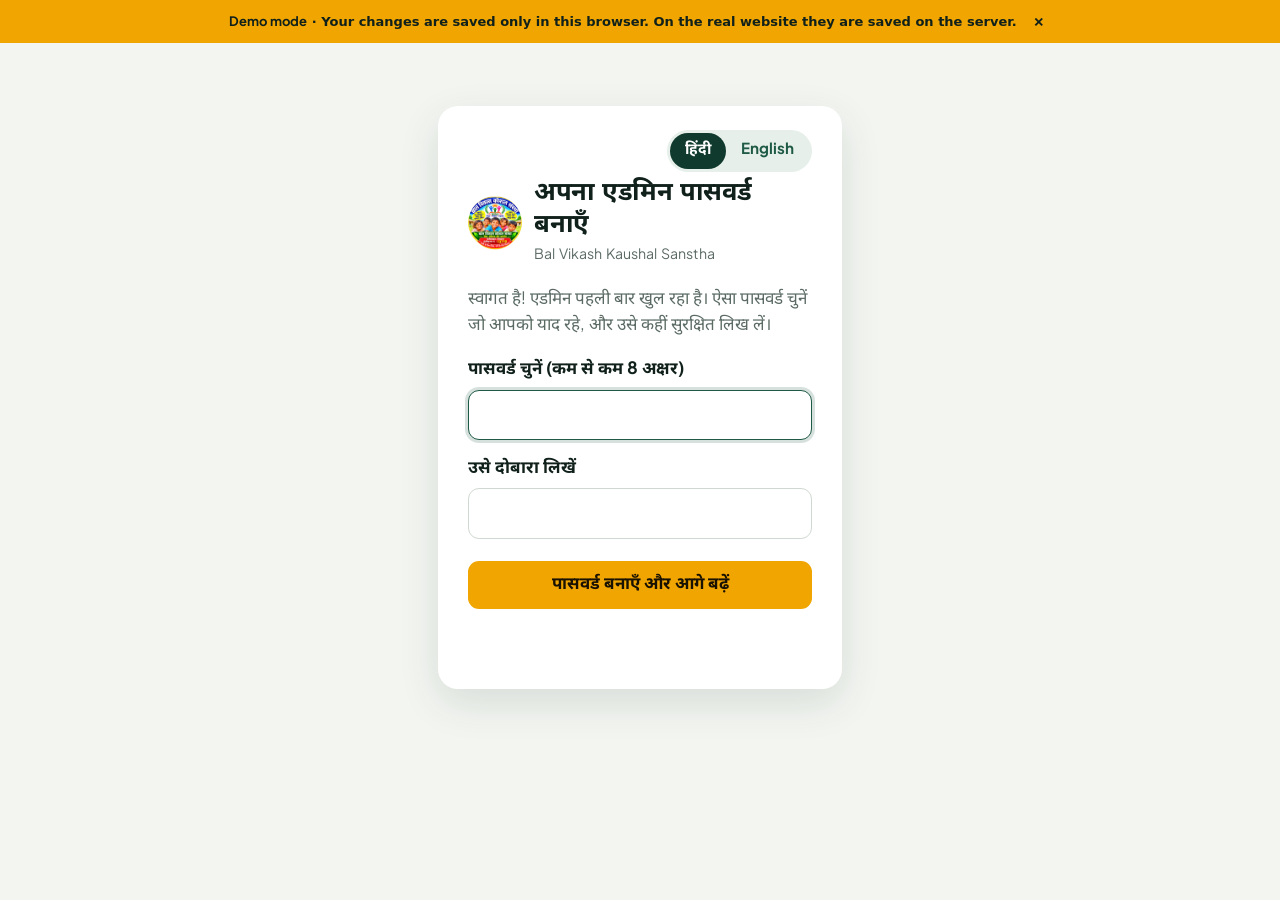
<file: admin/index.html>
<!DOCTYPE html>
<html lang="en">
<head><script src="../assets/js/demo-api.js"></script>
<meta charset="UTF-8"><meta name="viewport" content="width=device-width,initial-scale=1">
<meta name="robots" content="noindex,nofollow">
<title>Website admin | Bal Vikash Kaushal Sanstha</title>
<link rel="icon" href="../favicon.ico">
<link rel="stylesheet" href="admin.css">
</head>
<body>
<div id="app"><p class="boot">Loading the admin panel...</p></div>
<noscript><p class="boot">Please turn on JavaScript to use the admin panel.</p></noscript>
<script src="lang-hi.js"></script>
<script src="admin.js"></script>
</body>
</html>
</file>
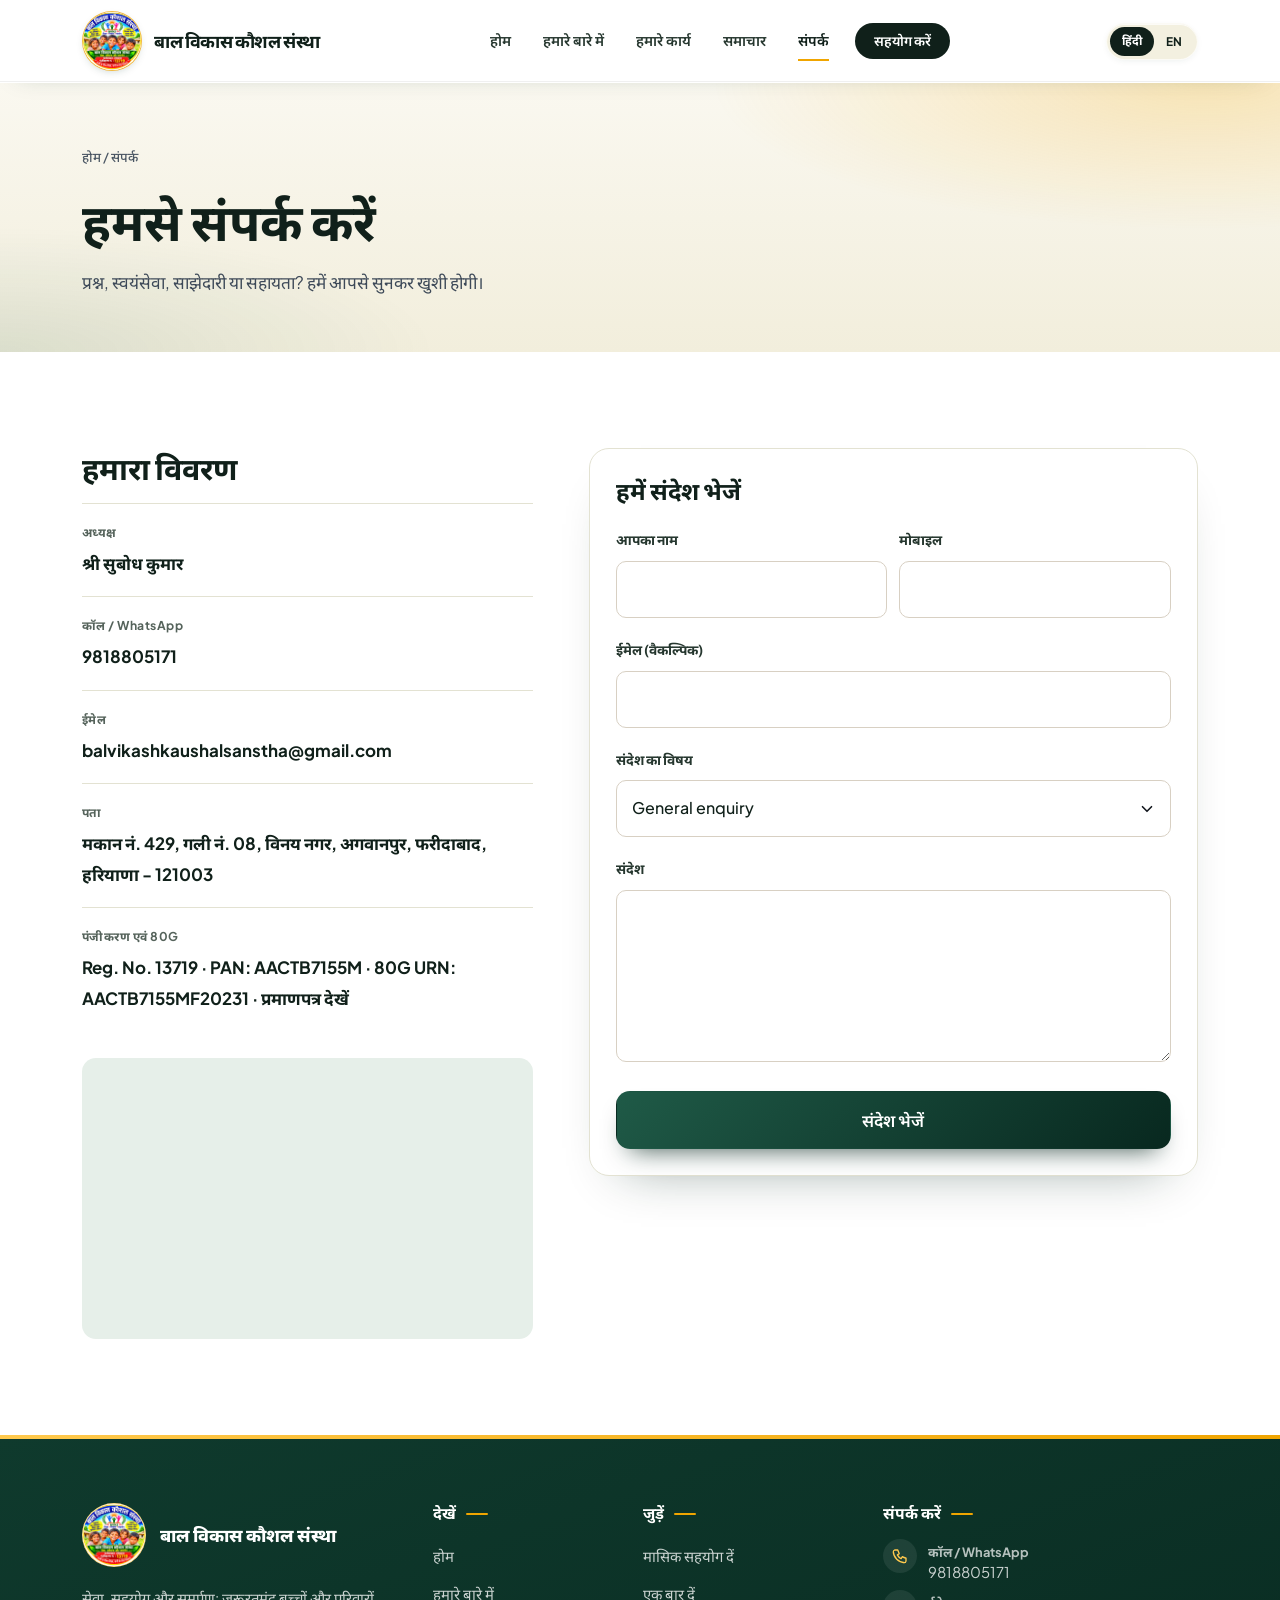
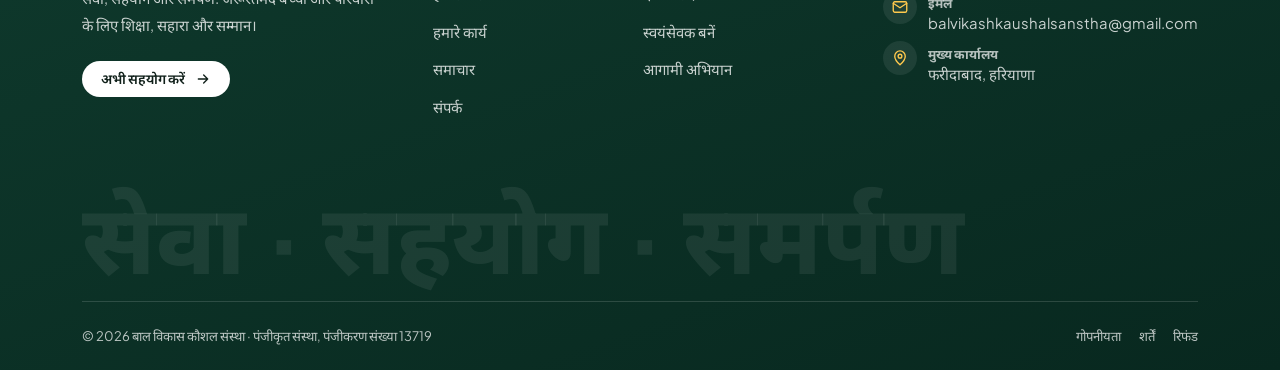
<file: contact.html>
<!DOCTYPE html>
<html lang="hi" data-lang="hi" data-t-en="Contact | Bal Vikash Kaushal Sanstha" data-t-hi="संपर्क | बाल विकास कौशल संस्था">
<head><script src="assets/js/demo-api.js"></script>
<meta charset="UTF-8"><meta name="viewport" content="width=device-width,initial-scale=1">
<script>try{var l=new URLSearchParams(location.search).get('lang')||localStorage.getItem('bvks_lang')||'hi';document.documentElement.setAttribute('data-lang',l==='en'?'en':'hi')}catch(e){}</script>
<title>संपर्क | बाल विकास कौशल संस्था</title>
<meta name="description" content="बाल विकास कौशल संस्था, फरीदाबाद से संपर्क करें। Contact Bal Vikash Kaushal Sanstha, Faridabad.">
<meta property="og:site_name" content="Bal Vikash Kaushal Sanstha"><meta name="application-name" content="Bal Vikash Kaushal Sanstha"><meta property="og:url" content="https://balvikashkaushalsanstha.org/contact"><link rel="canonical" href="https://balvikashkaushalsanstha.org/contact">
<meta property="og:title" content="Contact | Bal Vikash Kaushal Sanstha"><meta property="og:description" content="Contact Bal Vikash Kaushal Sanstha, Faridabad.">
<meta property="og:type" content="website"><meta property="og:image" content="https://balvikashkaushalsanstha.org/assets/img/logo.jpg"><meta name="theme-color" content="#0F3A2D">
<script>try{var th=new URLSearchParams(location.search).get('theme')||localStorage.getItem('bvks_theme');if(th)document.documentElement.setAttribute('data-theme',th)}catch(e){}</script>
<link rel="icon" href="favicon.ico" sizes="48x48"><link rel="icon" href="assets/img/icon-192.png" type="image/png" sizes="192x192"><link rel="apple-touch-icon" href="assets/img/apple-touch-icon.png"><link rel="manifest" href="manifest.webmanifest">
<link rel="preload" href="assets/fonts/noto-sans-devanagari-devanagari-wght-normal.woff2" as="font" type="font/woff2" crossorigin>
<link rel="preload" href="assets/fonts/plus-jakarta-sans-latin-wght-normal.woff2" as="font" type="font/woff2" crossorigin>
<script>(function(){var d=document.documentElement;d.classList.add('hyd');setTimeout(function(){d.classList.remove('hyd')},2500);try{window.__bvc=fetch('api/content.php',{cache:'no-cache'}).then(function(r){return r.ok?r.json():null}).catch(function(){return null})}catch(e){}})()</script>
<link rel="stylesheet" href="assets/css/style.css?v=202611261420">
<noscript><style>html.hyd body{opacity:1!important}</style></noscript>

</head>
<body>
<a class="skip" href="#main">Skip to content</a>
<header class="hdr"><div class="wrap hdr-in">
 <a class="brand" href="index.html" aria-label="Home"><img class="brand-mark" src="assets/img/logo.jpg" alt="" width="50" height="50"><span class="brand-txt"><span class="brand-name"><span class="en" data-k="dc1875f0">Bal Vikash Kaushal Sanstha</span><span class="hi" lang="hi" data-k="dc1875f0">बाल विकास कौशल संस्था</span></span></span></a>
 <nav class="menu" id="menu" aria-label="Main"><a class="nl" href="index.html"><span class="en" data-k="d46ef343">Home</span><span class="hi" lang="hi" data-k="d46ef343">होम</span></a><a class="nl" href="about.html"><span class="en" data-k="d62b8ac6">About Us</span><span class="hi" lang="hi" data-k="d62b8ac6">हमारे बारे में</span></a><a class="nl" href="our-work.html"><span class="en" data-k="bd68dda4">Our Work</span><span class="hi" lang="hi" data-k="bd68dda4">हमारे कार्य</span></a><a class="nl" href="news.html"><span class="en" data-k="dba7aae8">News</span><span class="hi" lang="hi" data-k="dba7aae8">समाचार</span></a><a class="nl active" href="contact.html"><span class="en" data-k="cb8c4ab5">Contact</span><span class="hi" lang="hi" data-k="cb8c4ab5">संपर्क</span></a><a class="btn btn-gold btn-sm menu-cta" href="donate.html"><span class="en" data-k="bb182994">Donate</span><span class="hi" lang="hi" data-k="bb182994">सहयोग करें</span></a></nav>
 <div class="hdr-r"><span class="lang" role="group" aria-label="Language"><button data-set="hi">हिंदी</button><button data-set="en">EN</button></span>
 <button class="burger" aria-label="Menu" aria-expanded="false" aria-controls="menu"><span></span></button></div>
</div></header>
<main id="main">
<section class="phero"><div class="wrap">
<div class="crumbs"><a href="index.html"><span class="en" data-k="d46ef343">Home</span><span class="hi" lang="hi" data-k="d46ef343">होम</span></a> / <span class="en" data-k="cb8c4ab5">Contact</span><span class="hi" lang="hi" data-k="cb8c4ab5">संपर्क</span></div>
<h1><span class="en" data-k="229021b3">Get in touch</span><span class="hi" lang="hi" data-k="229021b3">हमसे संपर्क करें</span></h1><p><span class="en" data-k="4de2f508">Questions, volunteering, partnerships or need help? We would love to hear from you.</span><span class="hi" lang="hi" data-k="4de2f508">प्रश्न, स्वयंसेवा, साझेदारी या सहायता? हमें आपसे सुनकर खुशी होगी।</span></p></div></section>
<section class="sec"><div class="wrap contact-grid">
<div class="reveal"><h2 style="font-size:1.9rem"><span class="en" data-k="c34be5fd">Our details</span><span class="hi" lang="hi" data-k="c34be5fd">हमारा विवरण</span></h2>
<div class="info"><small><span class="en" data-k="6776da11">President</span><span class="hi" lang="hi" data-k="6776da11">अध्यक्ष</span></small><b><span data-bi="president"><span class="en">Shri Subodh Kumar</span><span class="hi" lang="hi">श्री सुबोध कुमार</span></span></b></div>
<div class="info"><small><span class="en" data-k="a5edddfe">Call / WhatsApp</span><span class="hi" lang="hi" data-k="a5edddfe">कॉल / WhatsApp</span></small><a href="tel:9818805171" data-link="tel" data-t="phone">9818805171</a></div>
<div class="info"><small><span class="en" data-k="057f7ef0">Email</span><span class="hi" lang="hi" data-k="057f7ef0">ईमेल</span></small><a href="mailto:balvikashkaushalsanstha@gmail.com" data-link="mail" data-t="email">balvikashkaushalsanstha@gmail.com</a></div>
<div class="info"><small><span class="en" data-k="5c5b1b60">Address</span><span class="hi" lang="hi" data-k="5c5b1b60">पता</span></small><b><span data-bi="address"><span class="en">House No. 429, Gali No. 08, Vinay Nagar, Agwanpur, Faridabad, Haryana - 121003</span><span class="hi" lang="hi">मकान नं. 429, गली नं. 08, विनय नगर, अगवानपुर, फरीदाबाद, हरियाणा - 121003</span></span></b></div>
<div class="info"><small><span class="en" data-k="34f171d2">Registration &amp; 80G</span><span class="hi" lang="hi" data-k="34f171d2">पंजीकरण एवं 80G</span></small><b>Reg. No. <span data-t="reg">13719</span> · PAN: AACTB7155M · 80G URN: AACTB7155MF20231 · <a href="about.html#verified"><span class="en">View Certificate</span><span class="hi" lang="hi">प्रमाणपत्र देखें</span></a></b></div>
<div class="map" data-map><iframe title="Map" loading="lazy" src="https://www.openstreetmap.org/export/embed.html?bbox=77.20%2C28.33%2C77.40%2C28.48&amp;layer=mapnik"></iframe></div></div>
<div class="reveal"><div class="form-card"><h2><span class="en" data-k="855646d3">Send us a message</span><span class="hi" lang="hi" data-k="855646d3">हमें संदेश भेजें</span></h2>
<form id="contactForm" novalidate>
<div class="row2 fieldset"><div><label class="fl" for="cn"><span class="en" data-k="b5bf2421">Your name</span><span class="hi" lang="hi" data-k="b5bf2421">आपका नाम</span></label><input class="input" id="cn" name="name" required></div><div><label class="fl" for="cp"><span class="en" data-k="0af9d5f6">Mobile</span><span class="hi" lang="hi" data-k="0af9d5f6">मोबाइल</span></label><input class="input" id="cp" name="phone" inputmode="tel" required></div></div>
<div class="fieldset"><label class="fl" for="ce"><span class="en" data-k="d4357ae8">Email (optional)</span><span class="hi" lang="hi" data-k="d4357ae8">ईमेल (वैकल्पिक)</span></label><input class="input" id="ce" name="email" type="email"></div>
<div class="fieldset"><label class="fl" for="cs"><span class="en" data-k="f127580b">I am writing about</span><span class="hi" lang="hi" data-k="f127580b">संदेश का विषय</span></label><select class="input" id="cs" name="subject"><option>General enquiry</option><option>Volunteering</option><option>Need support</option><option>Partnership</option><option>Donation help</option></select></div>
<div class="fieldset"><label class="fl" for="cm"><span class="en" data-k="604345a1">Message</span><span class="hi" lang="hi" data-k="604345a1">संदेश</span></label><textarea class="input" id="cm" name="message" rows="5" required></textarea></div>
<button class="btn btn-gold pay-btn" type="submit"><span class="en" data-k="6b61c840">Send message</span><span class="hi" lang="hi" data-k="6b61c840">संदेश भेजें</span></button></form></div></div>
</div></section>
</main>
<footer class="ftr"><div class="wrap">
<div class="ftr-grid">
 <div><div class="f-brand"><img src="assets/img/logo.jpg" alt="" width="60" height="60"><b><span class="en" data-k="dc1875f0">Bal Vikash Kaushal Sanstha</span><span class="hi" lang="hi" data-k="dc1875f0">बाल विकास कौशल संस्था</span></b></div>
 <p><span class="en" data-k="f0176be9">Seva, Sahyog and Samarpan: education, support and dignity for children and families in need.</span><span class="hi" lang="hi" data-k="f0176be9">सेवा, सहयोग और समर्पण: जरूरतमंद बच्चों और परिवारों के लिए शिक्षा, सहारा और सम्मान।</span></p>
 <div class="f-social" data-render="social"></div>
 <a class="btn btn-gold btn-sm" href="donate.html"><span class="en" data-k="b64645f1">Donate now</span><span class="hi" lang="hi" data-k="b64645f1">अभी सहयोग करें</span><svg viewBox="0 0 24 24" fill="none" stroke="currentColor" stroke-width="2" stroke-linecap="round" stroke-linejoin="round" aria-hidden="true"><path d="M5 12h14M13 6l6 6-6 6"/></svg></a></div>
 <div><h4><span class="en" data-k="1eb85d5f">Explore</span><span class="hi" lang="hi" data-k="1eb85d5f">देखें</span></h4><ul class="lk"><li><a href="index.html"><span class="en" data-k="d46ef343">Home</span><span class="hi" lang="hi" data-k="d46ef343">होम</span></a></li><li><a href="about.html"><span class="en" data-k="d62b8ac6">About Us</span><span class="hi" lang="hi" data-k="d62b8ac6">हमारे बारे में</span></a></li><li><a href="our-work.html"><span class="en" data-k="bd68dda4">Our Work</span><span class="hi" lang="hi" data-k="bd68dda4">हमारे कार्य</span></a></li><li><a href="news.html"><span class="en" data-k="dba7aae8">News</span><span class="hi" lang="hi" data-k="dba7aae8">समाचार</span></a></li><li><a href="contact.html"><span class="en" data-k="cb8c4ab5">Contact</span><span class="hi" lang="hi" data-k="cb8c4ab5">संपर्क</span></a></li></ul></div>
 <div><h4><span class="en" data-k="387833a1">Get involved</span><span class="hi" lang="hi" data-k="387833a1">जुड़ें</span></h4><ul class="lk"><li><a href="donate.html?freq=monthly"><span class="en" data-k="8302a08e">Give monthly</span><span class="hi" lang="hi" data-k="8302a08e">मासिक सहयोग दें</span></a></li><li><a href="donate.html?freq=once"><span class="en" data-k="a26e7e2b">Give once</span><span class="hi" lang="hi" data-k="a26e7e2b">एक बार दें</span></a></li><li><a href="contact.html"><span class="en" data-k="ca690884">Volunteer</span><span class="hi" lang="hi" data-k="ca690884">स्वयंसेवक बनें</span></a></li><li><a href="our-work.html"><span class="en" data-k="98cdc44f">Upcoming drives</span><span class="hi" lang="hi" data-k="98cdc44f">आगामी अभियान</span></a></li></ul></div>
 <div><h4><span class="en" data-k="4676526f">Reach us</span><span class="hi" lang="hi" data-k="4676526f">संपर्क करें</span></h4><ul class="f-contact">
  <li><svg viewBox="0 0 24 24" fill="none" stroke="currentColor" stroke-width="1.8" stroke-linecap="round" stroke-linejoin="round" aria-hidden="true"><path d="M5 4h4l2 5-2.500 1.500a11 11 0 0 0 5 5L15 13l5 2v4a2 2 0 0 1-2 2A16 16 0 0 1 3 6a2 2 0 0 1 2-2z"/></svg><span class="t"><small><span class="en" data-k="a5edddfe">Call / WhatsApp</span><span class="hi" lang="hi" data-k="a5edddfe">कॉल / WhatsApp</span></small><a href="tel:9818805171" data-link="tel" data-t="phone">9818805171</a></span></li>
  <li><svg viewBox="0 0 24 24" fill="none" stroke="currentColor" stroke-width="1.8" stroke-linecap="round" stroke-linejoin="round" aria-hidden="true"><rect x="3" y="5" width="18" height="14" rx="2"/><path d="M3 7l9 6 9-6"/></svg><span class="t"><small><span class="en" data-k="057f7ef0">Email</span><span class="hi" lang="hi" data-k="057f7ef0">ईमेल</span></small><a href="mailto:balvikashkaushalsanstha@gmail.com" data-link="mail" data-t="email">balvikashkaushalsanstha@gmail.com</a></span></li>
  <li><svg viewBox="0 0 24 24" fill="none" stroke="currentColor" stroke-width="1.8" stroke-linecap="round" stroke-linejoin="round" aria-hidden="true"><path d="M12 21s7-6.200 7-11.500A7 7 0 0 0 5 9.500C5 14.800 12 21 12 21z"/><circle cx="12" cy="9.500" r="2.500"/></svg><span class="t"><small><span class="en" data-k="591526cd">Head office</span><span class="hi" lang="hi" data-k="591526cd">मुख्य कार्यालय</span></small><span data-bi="city"><span class="en">Faridabad, Haryana</span><span class="hi" lang="hi">फरीदाबाद, हरियाणा</span></span></span></li></ul></div>
</div>
<div class="f-big" aria-hidden="true"><span class="en" data-k="85dbd015">Seva · Sahyog · Samarpan</span><span class="hi" lang="hi" data-k="85dbd015">सेवा · सहयोग · समर्पण</span></div>
<div class="f-bottom"><span>© 2026 <span class="en" data-k="dc1875f0">Bal Vikash Kaushal Sanstha</span><span class="hi" lang="hi" data-k="dc1875f0">बाल विकास कौशल संस्था</span> · <span class="en" data-k="68d28f14">Registered trust, Reg. No.</span><span class="hi" lang="hi" data-k="68d28f14">पंजीकृत संस्था, पंजीकरण संख्या</span> <span data-t="reg">13719</span></span><span><a href="privacy.html"><span class="en" data-k="5da3b3df">Privacy</span><span class="hi" lang="hi" data-k="5da3b3df">गोपनीयता</span></a><a href="terms.html"><span class="en" data-k="14cab6a5">Terms</span><span class="hi" lang="hi" data-k="14cab6a5">शर्तें</span></a><a href="refund.html"><span class="en" data-k="dd0a1a79">Refunds</span><span class="hi" lang="hi" data-k="dd0a1a79">रिफंड</span></a></span></div>
</div></footer>
<div class="m-donate"><a class="btn btn-gold" href="donate.html"><span class="en" data-k="b64645f1">Donate now</span><span class="hi" lang="hi" data-k="b64645f1">अभी सहयोग करें</span></a><a class="btn btn-line-w" href="https://wa.me/919818805171" data-link="wa" target="_blank" rel="noopener">WhatsApp</a></div>
<div class="toast" id="toast" role="status" aria-live="polite"></div>
<script src="assets/js/config.js?v=202611260938"></script>
<script src="assets/js/site.js?v=202611261420"></script>
<script src="assets/js/content.js?v=202611230935"></script>

</body></html>
</file>
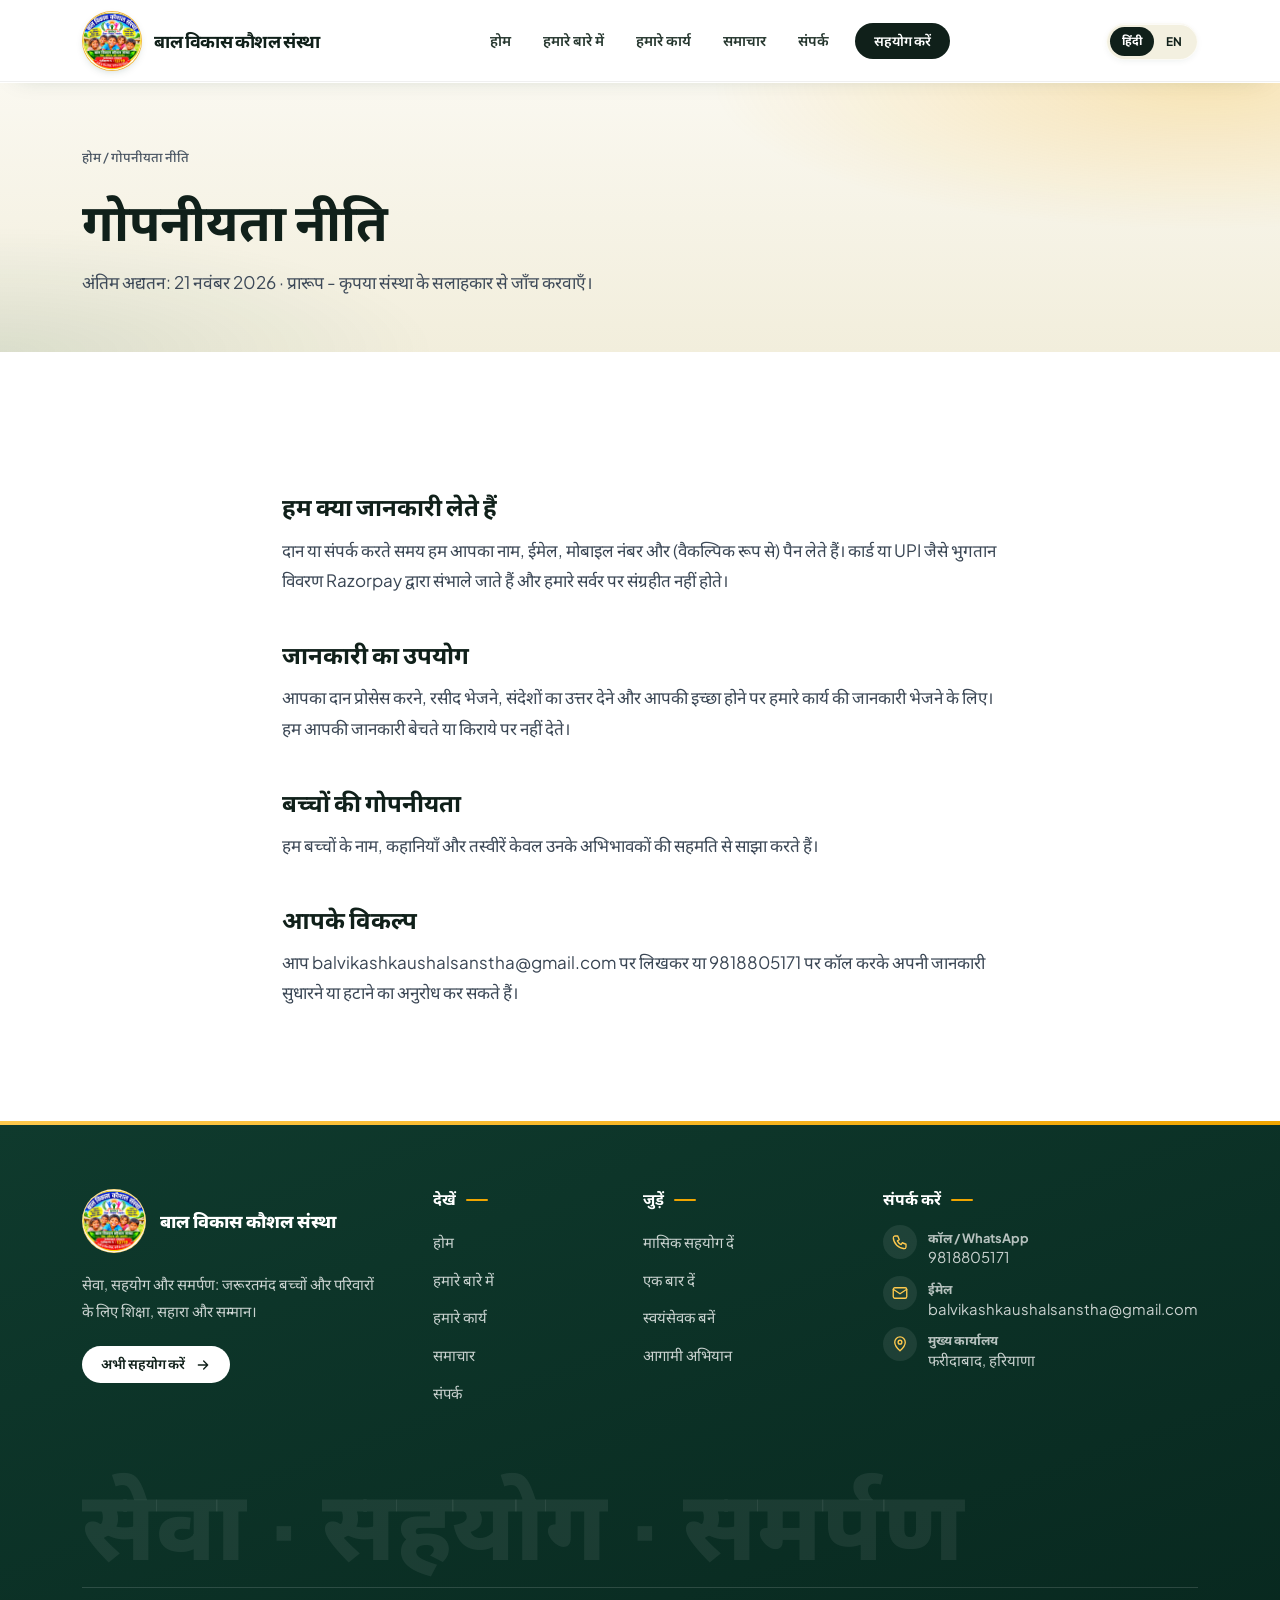
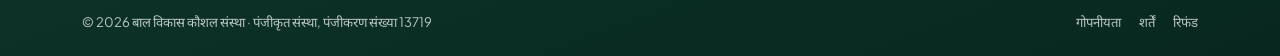
<file: privacy.html>
<!DOCTYPE html>
<html lang="hi" data-lang="hi" data-t-en="Privacy Policy | Bal Vikash Kaushal Sanstha" data-t-hi="गोपनीयता नीति | बाल विकास कौशल संस्था">
<head><script src="assets/js/demo-api.js"></script>
<meta charset="UTF-8"><meta name="viewport" content="width=device-width,initial-scale=1">
<script>try{var l=new URLSearchParams(location.search).get('lang')||localStorage.getItem('bvks_lang')||'hi';document.documentElement.setAttribute('data-lang',l==='en'?'en':'hi')}catch(e){}</script>
<title>गोपनीयता नीति | बाल विकास कौशल संस्था</title>
<meta name="description" content="गोपनीयता नीति Privacy Policy">
<meta property="og:site_name" content="Bal Vikash Kaushal Sanstha"><meta name="application-name" content="Bal Vikash Kaushal Sanstha"><meta property="og:url" content="https://balvikashkaushalsanstha.org/privacy"><link rel="canonical" href="https://balvikashkaushalsanstha.org/privacy">
<meta property="og:title" content="Privacy Policy | Bal Vikash Kaushal Sanstha"><meta property="og:description" content="Privacy Policy">
<meta property="og:type" content="website"><meta property="og:image" content="https://balvikashkaushalsanstha.org/assets/img/logo.jpg"><meta name="theme-color" content="#0F3A2D">
<script>try{var th=new URLSearchParams(location.search).get('theme')||localStorage.getItem('bvks_theme');if(th)document.documentElement.setAttribute('data-theme',th)}catch(e){}</script>
<link rel="icon" href="favicon.ico" sizes="48x48"><link rel="icon" href="assets/img/icon-192.png" type="image/png" sizes="192x192"><link rel="apple-touch-icon" href="assets/img/apple-touch-icon.png"><link rel="manifest" href="manifest.webmanifest">
<link rel="preload" href="assets/fonts/noto-sans-devanagari-devanagari-wght-normal.woff2" as="font" type="font/woff2" crossorigin>
<link rel="preload" href="assets/fonts/plus-jakarta-sans-latin-wght-normal.woff2" as="font" type="font/woff2" crossorigin>
<script>(function(){var d=document.documentElement;d.classList.add('hyd');setTimeout(function(){d.classList.remove('hyd')},2500);try{window.__bvc=fetch('api/content.php',{cache:'no-cache'}).then(function(r){return r.ok?r.json():null}).catch(function(){return null})}catch(e){}})()</script>
<link rel="stylesheet" href="assets/css/style.css?v=202611261420">
<noscript><style>html.hyd body{opacity:1!important}</style></noscript>

</head>
<body>
<a class="skip" href="#main">Skip to content</a>
<header class="hdr"><div class="wrap hdr-in">
 <a class="brand" href="index.html" aria-label="Home"><img class="brand-mark" src="assets/img/logo.jpg" alt="" width="50" height="50"><span class="brand-txt"><span class="brand-name"><span class="en" data-k="dc1875f0">Bal Vikash Kaushal Sanstha</span><span class="hi" lang="hi" data-k="dc1875f0">बाल विकास कौशल संस्था</span></span></span></a>
 <nav class="menu" id="menu" aria-label="Main"><a class="nl" href="index.html"><span class="en" data-k="d46ef343">Home</span><span class="hi" lang="hi" data-k="d46ef343">होम</span></a><a class="nl" href="about.html"><span class="en" data-k="d62b8ac6">About Us</span><span class="hi" lang="hi" data-k="d62b8ac6">हमारे बारे में</span></a><a class="nl" href="our-work.html"><span class="en" data-k="bd68dda4">Our Work</span><span class="hi" lang="hi" data-k="bd68dda4">हमारे कार्य</span></a><a class="nl" href="news.html"><span class="en" data-k="dba7aae8">News</span><span class="hi" lang="hi" data-k="dba7aae8">समाचार</span></a><a class="nl" href="contact.html"><span class="en" data-k="cb8c4ab5">Contact</span><span class="hi" lang="hi" data-k="cb8c4ab5">संपर्क</span></a><a class="btn btn-gold btn-sm menu-cta" href="donate.html"><span class="en" data-k="bb182994">Donate</span><span class="hi" lang="hi" data-k="bb182994">सहयोग करें</span></a></nav>
 <div class="hdr-r"><span class="lang" role="group" aria-label="Language"><button data-set="hi">हिंदी</button><button data-set="en">EN</button></span>
 <button class="burger" aria-label="Menu" aria-expanded="false" aria-controls="menu"><span></span></button></div>
</div></header>
<main id="main">
<section class="phero"><div class="wrap">
<div class="crumbs"><a href="index.html"><span class="en" data-k="d46ef343">Home</span><span class="hi" lang="hi" data-k="d46ef343">होम</span></a> / <span class="en" data-k="3a123fc7">Privacy Policy</span><span class="hi" lang="hi" data-k="3a123fc7">गोपनीयता नीति</span></div>
<h1><span class="en" data-k="3a123fc7">Privacy Policy</span><span class="hi" lang="hi" data-k="3a123fc7">गोपनीयता नीति</span></h1><p><span class="en" data-k="355a0560">Last updated: 21 November 2026 · Draft - please review with the trust's advisor.</span><span class="hi" lang="hi" data-k="355a0560">अंतिम अद्यतन: 21 नवंबर 2026 · प्रारूप - कृपया संस्था के सलाहकार से जाँच करवाएँ।</span></p></div></section><section class="sec"><div class="wrap prose"><h2><span class="en" data-k="aaf2279e">What we collect</span><span class="hi" lang="hi" data-k="aaf2279e">हम क्या जानकारी लेते हैं</span></h2><p><span class="en" data-k="89b6e037">When you donate or contact us we collect your name, email, mobile number and (optionally) PAN. Payment details such as card or UPI credentials are handled by Razorpay and are never stored on our servers.</span><span class="hi" lang="hi" data-k="89b6e037">दान या संपर्क करते समय हम आपका नाम, ईमेल, मोबाइल नंबर और (वैकल्पिक रूप से) पैन लेते हैं। कार्ड या UPI जैसे भुगतान विवरण Razorpay द्वारा संभाले जाते हैं और हमारे सर्वर पर संग्रहीत नहीं होते।</span></p><h2><span class="en" data-k="50d3223d">How we use it</span><span class="hi" lang="hi" data-k="50d3223d">जानकारी का उपयोग</span></h2><p><span class="en" data-k="01179255">To process your donation, send receipts, respond to your messages and share updates about our work if you ask us to. We do not sell or rent your information.</span><span class="hi" lang="hi" data-k="01179255">आपका दान प्रोसेस करने, रसीद भेजने, संदेशों का उत्तर देने और आपकी इच्छा होने पर हमारे कार्य की जानकारी भेजने के लिए। हम आपकी जानकारी बेचते या किराये पर नहीं देते।</span></p><h2><span class="en" data-k="28ba045c">Children's privacy</span><span class="hi" lang="hi" data-k="28ba045c">बच्चों की गोपनीयता</span></h2><p><span class="en" data-k="cf194737">We share names, stories and photographs of children only with the consent of their parents or guardians.</span><span class="hi" lang="hi" data-k="cf194737">हम बच्चों के नाम, कहानियाँ और तस्वीरें केवल उनके अभिभावकों की सहमति से साझा करते हैं।</span></p><h2><span class="en" data-k="ba0d3f2e">Your choices</span><span class="hi" lang="hi" data-k="ba0d3f2e">आपके विकल्प</span></h2><p><span class="en" data-k="0fd697f2">You can ask us to correct or delete your information by writing to <span data-t="email">balvikashkaushalsanstha@gmail.com</span> or calling <span data-t="phone">9818805171</span>.</span><span class="hi" lang="hi" data-k="0fd697f2">आप <span data-t="email">balvikashkaushalsanstha@gmail.com</span> पर लिखकर या <span data-t="phone">9818805171</span> पर कॉल करके अपनी जानकारी सुधारने या हटाने का अनुरोध कर सकते हैं।</span></p></div></section>
</main>
<footer class="ftr"><div class="wrap">
<div class="ftr-grid">
 <div><div class="f-brand"><img src="assets/img/logo.jpg" alt="" width="60" height="60"><b><span class="en" data-k="dc1875f0">Bal Vikash Kaushal Sanstha</span><span class="hi" lang="hi" data-k="dc1875f0">बाल विकास कौशल संस्था</span></b></div>
 <p><span class="en" data-k="f0176be9">Seva, Sahyog and Samarpan: education, support and dignity for children and families in need.</span><span class="hi" lang="hi" data-k="f0176be9">सेवा, सहयोग और समर्पण: जरूरतमंद बच्चों और परिवारों के लिए शिक्षा, सहारा और सम्मान।</span></p>
 <div class="f-social" data-render="social"></div>
 <a class="btn btn-gold btn-sm" href="donate.html"><span class="en" data-k="b64645f1">Donate now</span><span class="hi" lang="hi" data-k="b64645f1">अभी सहयोग करें</span><svg viewBox="0 0 24 24" fill="none" stroke="currentColor" stroke-width="2" stroke-linecap="round" stroke-linejoin="round" aria-hidden="true"><path d="M5 12h14M13 6l6 6-6 6"/></svg></a></div>
 <div><h4><span class="en" data-k="1eb85d5f">Explore</span><span class="hi" lang="hi" data-k="1eb85d5f">देखें</span></h4><ul class="lk"><li><a href="index.html"><span class="en" data-k="d46ef343">Home</span><span class="hi" lang="hi" data-k="d46ef343">होम</span></a></li><li><a href="about.html"><span class="en" data-k="d62b8ac6">About Us</span><span class="hi" lang="hi" data-k="d62b8ac6">हमारे बारे में</span></a></li><li><a href="our-work.html"><span class="en" data-k="bd68dda4">Our Work</span><span class="hi" lang="hi" data-k="bd68dda4">हमारे कार्य</span></a></li><li><a href="news.html"><span class="en" data-k="dba7aae8">News</span><span class="hi" lang="hi" data-k="dba7aae8">समाचार</span></a></li><li><a href="contact.html"><span class="en" data-k="cb8c4ab5">Contact</span><span class="hi" lang="hi" data-k="cb8c4ab5">संपर्क</span></a></li></ul></div>
 <div><h4><span class="en" data-k="387833a1">Get involved</span><span class="hi" lang="hi" data-k="387833a1">जुड़ें</span></h4><ul class="lk"><li><a href="donate.html?freq=monthly"><span class="en" data-k="8302a08e">Give monthly</span><span class="hi" lang="hi" data-k="8302a08e">मासिक सहयोग दें</span></a></li><li><a href="donate.html?freq=once"><span class="en" data-k="a26e7e2b">Give once</span><span class="hi" lang="hi" data-k="a26e7e2b">एक बार दें</span></a></li><li><a href="contact.html"><span class="en" data-k="ca690884">Volunteer</span><span class="hi" lang="hi" data-k="ca690884">स्वयंसेवक बनें</span></a></li><li><a href="our-work.html"><span class="en" data-k="98cdc44f">Upcoming drives</span><span class="hi" lang="hi" data-k="98cdc44f">आगामी अभियान</span></a></li></ul></div>
 <div><h4><span class="en" data-k="4676526f">Reach us</span><span class="hi" lang="hi" data-k="4676526f">संपर्क करें</span></h4><ul class="f-contact">
  <li><svg viewBox="0 0 24 24" fill="none" stroke="currentColor" stroke-width="1.8" stroke-linecap="round" stroke-linejoin="round" aria-hidden="true"><path d="M5 4h4l2 5-2.500 1.500a11 11 0 0 0 5 5L15 13l5 2v4a2 2 0 0 1-2 2A16 16 0 0 1 3 6a2 2 0 0 1 2-2z"/></svg><span class="t"><small><span class="en" data-k="a5edddfe">Call / WhatsApp</span><span class="hi" lang="hi" data-k="a5edddfe">कॉल / WhatsApp</span></small><a href="tel:9818805171" data-link="tel" data-t="phone">9818805171</a></span></li>
  <li><svg viewBox="0 0 24 24" fill="none" stroke="currentColor" stroke-width="1.8" stroke-linecap="round" stroke-linejoin="round" aria-hidden="true"><rect x="3" y="5" width="18" height="14" rx="2"/><path d="M3 7l9 6 9-6"/></svg><span class="t"><small><span class="en" data-k="057f7ef0">Email</span><span class="hi" lang="hi" data-k="057f7ef0">ईमेल</span></small><a href="mailto:balvikashkaushalsanstha@gmail.com" data-link="mail" data-t="email">balvikashkaushalsanstha@gmail.com</a></span></li>
  <li><svg viewBox="0 0 24 24" fill="none" stroke="currentColor" stroke-width="1.8" stroke-linecap="round" stroke-linejoin="round" aria-hidden="true"><path d="M12 21s7-6.200 7-11.500A7 7 0 0 0 5 9.500C5 14.800 12 21 12 21z"/><circle cx="12" cy="9.500" r="2.500"/></svg><span class="t"><small><span class="en" data-k="591526cd">Head office</span><span class="hi" lang="hi" data-k="591526cd">मुख्य कार्यालय</span></small><span data-bi="city"><span class="en">Faridabad, Haryana</span><span class="hi" lang="hi">फरीदाबाद, हरियाणा</span></span></span></li></ul></div>
</div>
<div class="f-big" aria-hidden="true"><span class="en" data-k="85dbd015">Seva · Sahyog · Samarpan</span><span class="hi" lang="hi" data-k="85dbd015">सेवा · सहयोग · समर्पण</span></div>
<div class="f-bottom"><span>© 2026 <span class="en" data-k="dc1875f0">Bal Vikash Kaushal Sanstha</span><span class="hi" lang="hi" data-k="dc1875f0">बाल विकास कौशल संस्था</span> · <span class="en" data-k="68d28f14">Registered trust, Reg. No.</span><span class="hi" lang="hi" data-k="68d28f14">पंजीकृत संस्था, पंजीकरण संख्या</span> <span data-t="reg">13719</span></span><span><a href="privacy.html"><span class="en" data-k="5da3b3df">Privacy</span><span class="hi" lang="hi" data-k="5da3b3df">गोपनीयता</span></a><a href="terms.html"><span class="en" data-k="14cab6a5">Terms</span><span class="hi" lang="hi" data-k="14cab6a5">शर्तें</span></a><a href="refund.html"><span class="en" data-k="dd0a1a79">Refunds</span><span class="hi" lang="hi" data-k="dd0a1a79">रिफंड</span></a></span></div>
</div></footer>
<div class="m-donate"><a class="btn btn-gold" href="donate.html"><span class="en" data-k="b64645f1">Donate now</span><span class="hi" lang="hi" data-k="b64645f1">अभी सहयोग करें</span></a><a class="btn btn-line-w" href="https://wa.me/919818805171" data-link="wa" target="_blank" rel="noopener">WhatsApp</a></div>
<div class="toast" id="toast" role="status" aria-live="polite"></div>
<script src="assets/js/config.js?v=202611260938"></script>
<script src="assets/js/site.js?v=202611261420"></script>
<script src="assets/js/content.js?v=202611230935"></script>

</body></html>
</file>
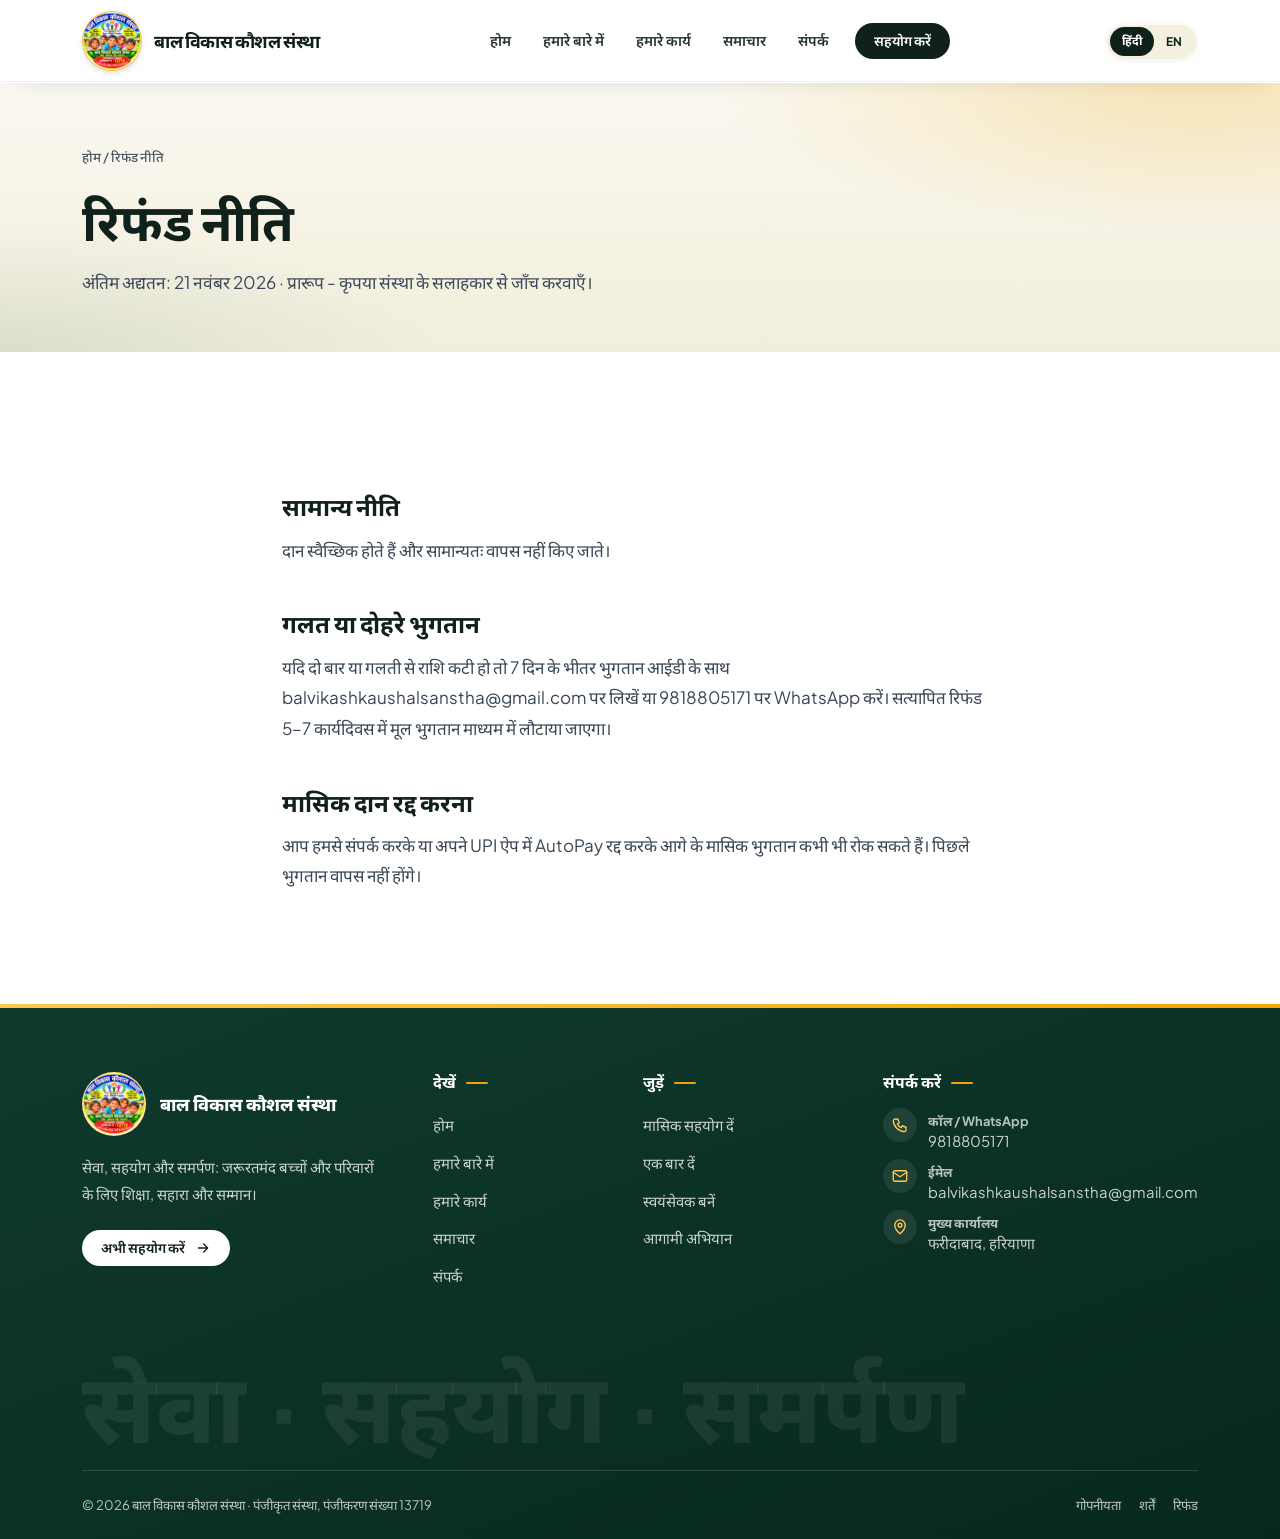
<file: refund.html>
<!DOCTYPE html>
<html lang="hi" data-lang="hi" data-t-en="Refund Policy | Bal Vikash Kaushal Sanstha" data-t-hi="रिफंड नीति | बाल विकास कौशल संस्था">
<head><script src="assets/js/demo-api.js"></script>
<meta charset="UTF-8"><meta name="viewport" content="width=device-width,initial-scale=1">
<script>try{var l=new URLSearchParams(location.search).get('lang')||localStorage.getItem('bvks_lang')||'hi';document.documentElement.setAttribute('data-lang',l==='en'?'en':'hi')}catch(e){}</script>
<title>रिफंड नीति | बाल विकास कौशल संस्था</title>
<meta name="description" content="रिफंड नीति Refund Policy">
<meta property="og:site_name" content="Bal Vikash Kaushal Sanstha"><meta name="application-name" content="Bal Vikash Kaushal Sanstha"><meta property="og:url" content="https://balvikashkaushalsanstha.org/refund"><link rel="canonical" href="https://balvikashkaushalsanstha.org/refund">
<meta property="og:title" content="Refund Policy | Bal Vikash Kaushal Sanstha"><meta property="og:description" content="Refund Policy">
<meta property="og:type" content="website"><meta property="og:image" content="https://balvikashkaushalsanstha.org/assets/img/logo.jpg"><meta name="theme-color" content="#0F3A2D">
<script>try{var th=new URLSearchParams(location.search).get('theme')||localStorage.getItem('bvks_theme');if(th)document.documentElement.setAttribute('data-theme',th)}catch(e){}</script>
<link rel="icon" href="favicon.ico" sizes="48x48"><link rel="icon" href="assets/img/icon-192.png" type="image/png" sizes="192x192"><link rel="apple-touch-icon" href="assets/img/apple-touch-icon.png"><link rel="manifest" href="manifest.webmanifest">
<link rel="preload" href="assets/fonts/noto-sans-devanagari-devanagari-wght-normal.woff2" as="font" type="font/woff2" crossorigin>
<link rel="preload" href="assets/fonts/plus-jakarta-sans-latin-wght-normal.woff2" as="font" type="font/woff2" crossorigin>
<script>(function(){var d=document.documentElement;d.classList.add('hyd');setTimeout(function(){d.classList.remove('hyd')},2500);try{window.__bvc=fetch('api/content.php',{cache:'no-cache'}).then(function(r){return r.ok?r.json():null}).catch(function(){return null})}catch(e){}})()</script>
<link rel="stylesheet" href="assets/css/style.css?v=202611261420">
<noscript><style>html.hyd body{opacity:1!important}</style></noscript>

</head>
<body>
<a class="skip" href="#main">Skip to content</a>
<header class="hdr"><div class="wrap hdr-in">
 <a class="brand" href="index.html" aria-label="Home"><img class="brand-mark" src="assets/img/logo.jpg" alt="" width="50" height="50"><span class="brand-txt"><span class="brand-name"><span class="en" data-k="dc1875f0">Bal Vikash Kaushal Sanstha</span><span class="hi" lang="hi" data-k="dc1875f0">बाल विकास कौशल संस्था</span></span></span></a>
 <nav class="menu" id="menu" aria-label="Main"><a class="nl" href="index.html"><span class="en" data-k="d46ef343">Home</span><span class="hi" lang="hi" data-k="d46ef343">होम</span></a><a class="nl" href="about.html"><span class="en" data-k="d62b8ac6">About Us</span><span class="hi" lang="hi" data-k="d62b8ac6">हमारे बारे में</span></a><a class="nl" href="our-work.html"><span class="en" data-k="bd68dda4">Our Work</span><span class="hi" lang="hi" data-k="bd68dda4">हमारे कार्य</span></a><a class="nl" href="news.html"><span class="en" data-k="dba7aae8">News</span><span class="hi" lang="hi" data-k="dba7aae8">समाचार</span></a><a class="nl" href="contact.html"><span class="en" data-k="cb8c4ab5">Contact</span><span class="hi" lang="hi" data-k="cb8c4ab5">संपर्क</span></a><a class="btn btn-gold btn-sm menu-cta" href="donate.html"><span class="en" data-k="bb182994">Donate</span><span class="hi" lang="hi" data-k="bb182994">सहयोग करें</span></a></nav>
 <div class="hdr-r"><span class="lang" role="group" aria-label="Language"><button data-set="hi">हिंदी</button><button data-set="en">EN</button></span>
 <button class="burger" aria-label="Menu" aria-expanded="false" aria-controls="menu"><span></span></button></div>
</div></header>
<main id="main">
<section class="phero"><div class="wrap">
<div class="crumbs"><a href="index.html"><span class="en" data-k="d46ef343">Home</span><span class="hi" lang="hi" data-k="d46ef343">होम</span></a> / <span class="en" data-k="54e3aded">Refund Policy</span><span class="hi" lang="hi" data-k="54e3aded">रिफंड नीति</span></div>
<h1><span class="en" data-k="54e3aded">Refund Policy</span><span class="hi" lang="hi" data-k="54e3aded">रिफंड नीति</span></h1><p><span class="en" data-k="355a0560">Last updated: 21 November 2026 · Draft - please review with the trust's advisor.</span><span class="hi" lang="hi" data-k="355a0560">अंतिम अद्यतन: 21 नवंबर 2026 · प्रारूप - कृपया संस्था के सलाहकार से जाँच करवाएँ।</span></p></div></section><section class="sec"><div class="wrap prose"><h2><span class="en" data-k="bad8e19d">General policy</span><span class="hi" lang="hi" data-k="bad8e19d">सामान्य नीति</span></h2><p><span class="en" data-k="2b189e86">Donations are voluntary and generally non-refundable.</span><span class="hi" lang="hi" data-k="2b189e86">दान स्वैच्छिक होते हैं और सामान्यतः वापस नहीं किए जाते।</span></p><h2><span class="en" data-k="66a74416">Mistaken or duplicate payments</span><span class="hi" lang="hi" data-k="66a74416">गलत या दोहरे भुगतान</span></h2><p><span class="en" data-k="7860653b">If you were charged twice or by mistake, write to <span data-t="email">balvikashkaushalsanstha@gmail.com</span> or WhatsApp <span data-t="phone">9818805171</span> within 7 days with your payment ID. Verified refunds are returned to the original payment method within 5–7 working days.</span><span class="hi" lang="hi" data-k="7860653b">यदि दो बार या गलती से राशि कटी हो तो 7 दिन के भीतर भुगतान आईडी के साथ <span data-t="email">balvikashkaushalsanstha@gmail.com</span> पर लिखें या <span data-t="phone">9818805171</span> पर WhatsApp करें। सत्यापित रिफंड 5–7 कार्यदिवस में मूल भुगतान माध्यम में लौटाया जाएगा।</span></p><h2><span class="en" data-k="778ffe06">Cancelling monthly donations</span><span class="hi" lang="hi" data-k="778ffe06">मासिक दान रद्द करना</span></h2><p><span class="en" data-k="e4211ae7">You can stop future monthly charges at any time by contacting us or revoking the UPI AutoPay mandate in your UPI app. Past charges are not refunded.</span><span class="hi" lang="hi" data-k="e4211ae7">आप हमसे संपर्क करके या अपने UPI ऐप में AutoPay रद्द करके आगे के मासिक भुगतान कभी भी रोक सकते हैं। पिछले भुगतान वापस नहीं होंगे।</span></p></div></section>
</main>
<footer class="ftr"><div class="wrap">
<div class="ftr-grid">
 <div><div class="f-brand"><img src="assets/img/logo.jpg" alt="" width="60" height="60"><b><span class="en" data-k="dc1875f0">Bal Vikash Kaushal Sanstha</span><span class="hi" lang="hi" data-k="dc1875f0">बाल विकास कौशल संस्था</span></b></div>
 <p><span class="en" data-k="f0176be9">Seva, Sahyog and Samarpan: education, support and dignity for children and families in need.</span><span class="hi" lang="hi" data-k="f0176be9">सेवा, सहयोग और समर्पण: जरूरतमंद बच्चों और परिवारों के लिए शिक्षा, सहारा और सम्मान।</span></p>
 <div class="f-social" data-render="social"></div>
 <a class="btn btn-gold btn-sm" href="donate.html"><span class="en" data-k="b64645f1">Donate now</span><span class="hi" lang="hi" data-k="b64645f1">अभी सहयोग करें</span><svg viewBox="0 0 24 24" fill="none" stroke="currentColor" stroke-width="2" stroke-linecap="round" stroke-linejoin="round" aria-hidden="true"><path d="M5 12h14M13 6l6 6-6 6"/></svg></a></div>
 <div><h4><span class="en" data-k="1eb85d5f">Explore</span><span class="hi" lang="hi" data-k="1eb85d5f">देखें</span></h4><ul class="lk"><li><a href="index.html"><span class="en" data-k="d46ef343">Home</span><span class="hi" lang="hi" data-k="d46ef343">होम</span></a></li><li><a href="about.html"><span class="en" data-k="d62b8ac6">About Us</span><span class="hi" lang="hi" data-k="d62b8ac6">हमारे बारे में</span></a></li><li><a href="our-work.html"><span class="en" data-k="bd68dda4">Our Work</span><span class="hi" lang="hi" data-k="bd68dda4">हमारे कार्य</span></a></li><li><a href="news.html"><span class="en" data-k="dba7aae8">News</span><span class="hi" lang="hi" data-k="dba7aae8">समाचार</span></a></li><li><a href="contact.html"><span class="en" data-k="cb8c4ab5">Contact</span><span class="hi" lang="hi" data-k="cb8c4ab5">संपर्क</span></a></li></ul></div>
 <div><h4><span class="en" data-k="387833a1">Get involved</span><span class="hi" lang="hi" data-k="387833a1">जुड़ें</span></h4><ul class="lk"><li><a href="donate.html?freq=monthly"><span class="en" data-k="8302a08e">Give monthly</span><span class="hi" lang="hi" data-k="8302a08e">मासिक सहयोग दें</span></a></li><li><a href="donate.html?freq=once"><span class="en" data-k="a26e7e2b">Give once</span><span class="hi" lang="hi" data-k="a26e7e2b">एक बार दें</span></a></li><li><a href="contact.html"><span class="en" data-k="ca690884">Volunteer</span><span class="hi" lang="hi" data-k="ca690884">स्वयंसेवक बनें</span></a></li><li><a href="our-work.html"><span class="en" data-k="98cdc44f">Upcoming drives</span><span class="hi" lang="hi" data-k="98cdc44f">आगामी अभियान</span></a></li></ul></div>
 <div><h4><span class="en" data-k="4676526f">Reach us</span><span class="hi" lang="hi" data-k="4676526f">संपर्क करें</span></h4><ul class="f-contact">
  <li><svg viewBox="0 0 24 24" fill="none" stroke="currentColor" stroke-width="1.8" stroke-linecap="round" stroke-linejoin="round" aria-hidden="true"><path d="M5 4h4l2 5-2.500 1.500a11 11 0 0 0 5 5L15 13l5 2v4a2 2 0 0 1-2 2A16 16 0 0 1 3 6a2 2 0 0 1 2-2z"/></svg><span class="t"><small><span class="en" data-k="a5edddfe">Call / WhatsApp</span><span class="hi" lang="hi" data-k="a5edddfe">कॉल / WhatsApp</span></small><a href="tel:9818805171" data-link="tel" data-t="phone">9818805171</a></span></li>
  <li><svg viewBox="0 0 24 24" fill="none" stroke="currentColor" stroke-width="1.8" stroke-linecap="round" stroke-linejoin="round" aria-hidden="true"><rect x="3" y="5" width="18" height="14" rx="2"/><path d="M3 7l9 6 9-6"/></svg><span class="t"><small><span class="en" data-k="057f7ef0">Email</span><span class="hi" lang="hi" data-k="057f7ef0">ईमेल</span></small><a href="mailto:balvikashkaushalsanstha@gmail.com" data-link="mail" data-t="email">balvikashkaushalsanstha@gmail.com</a></span></li>
  <li><svg viewBox="0 0 24 24" fill="none" stroke="currentColor" stroke-width="1.8" stroke-linecap="round" stroke-linejoin="round" aria-hidden="true"><path d="M12 21s7-6.200 7-11.500A7 7 0 0 0 5 9.500C5 14.800 12 21 12 21z"/><circle cx="12" cy="9.500" r="2.500"/></svg><span class="t"><small><span class="en" data-k="591526cd">Head office</span><span class="hi" lang="hi" data-k="591526cd">मुख्य कार्यालय</span></small><span data-bi="city"><span class="en">Faridabad, Haryana</span><span class="hi" lang="hi">फरीदाबाद, हरियाणा</span></span></span></li></ul></div>
</div>
<div class="f-big" aria-hidden="true"><span class="en" data-k="85dbd015">Seva · Sahyog · Samarpan</span><span class="hi" lang="hi" data-k="85dbd015">सेवा · सहयोग · समर्पण</span></div>
<div class="f-bottom"><span>© 2026 <span class="en" data-k="dc1875f0">Bal Vikash Kaushal Sanstha</span><span class="hi" lang="hi" data-k="dc1875f0">बाल विकास कौशल संस्था</span> · <span class="en" data-k="68d28f14">Registered trust, Reg. No.</span><span class="hi" lang="hi" data-k="68d28f14">पंजीकृत संस्था, पंजीकरण संख्या</span> <span data-t="reg">13719</span></span><span><a href="privacy.html"><span class="en" data-k="5da3b3df">Privacy</span><span class="hi" lang="hi" data-k="5da3b3df">गोपनीयता</span></a><a href="terms.html"><span class="en" data-k="14cab6a5">Terms</span><span class="hi" lang="hi" data-k="14cab6a5">शर्तें</span></a><a href="refund.html"><span class="en" data-k="dd0a1a79">Refunds</span><span class="hi" lang="hi" data-k="dd0a1a79">रिफंड</span></a></span></div>
</div></footer>
<div class="m-donate"><a class="btn btn-gold" href="donate.html"><span class="en" data-k="b64645f1">Donate now</span><span class="hi" lang="hi" data-k="b64645f1">अभी सहयोग करें</span></a><a class="btn btn-line-w" href="https://wa.me/919818805171" data-link="wa" target="_blank" rel="noopener">WhatsApp</a></div>
<div class="toast" id="toast" role="status" aria-live="polite"></div>
<script src="assets/js/config.js?v=202611260938"></script>
<script src="assets/js/site.js?v=202611261420"></script>
<script src="assets/js/content.js?v=202611230935"></script>

</body></html>
</file>
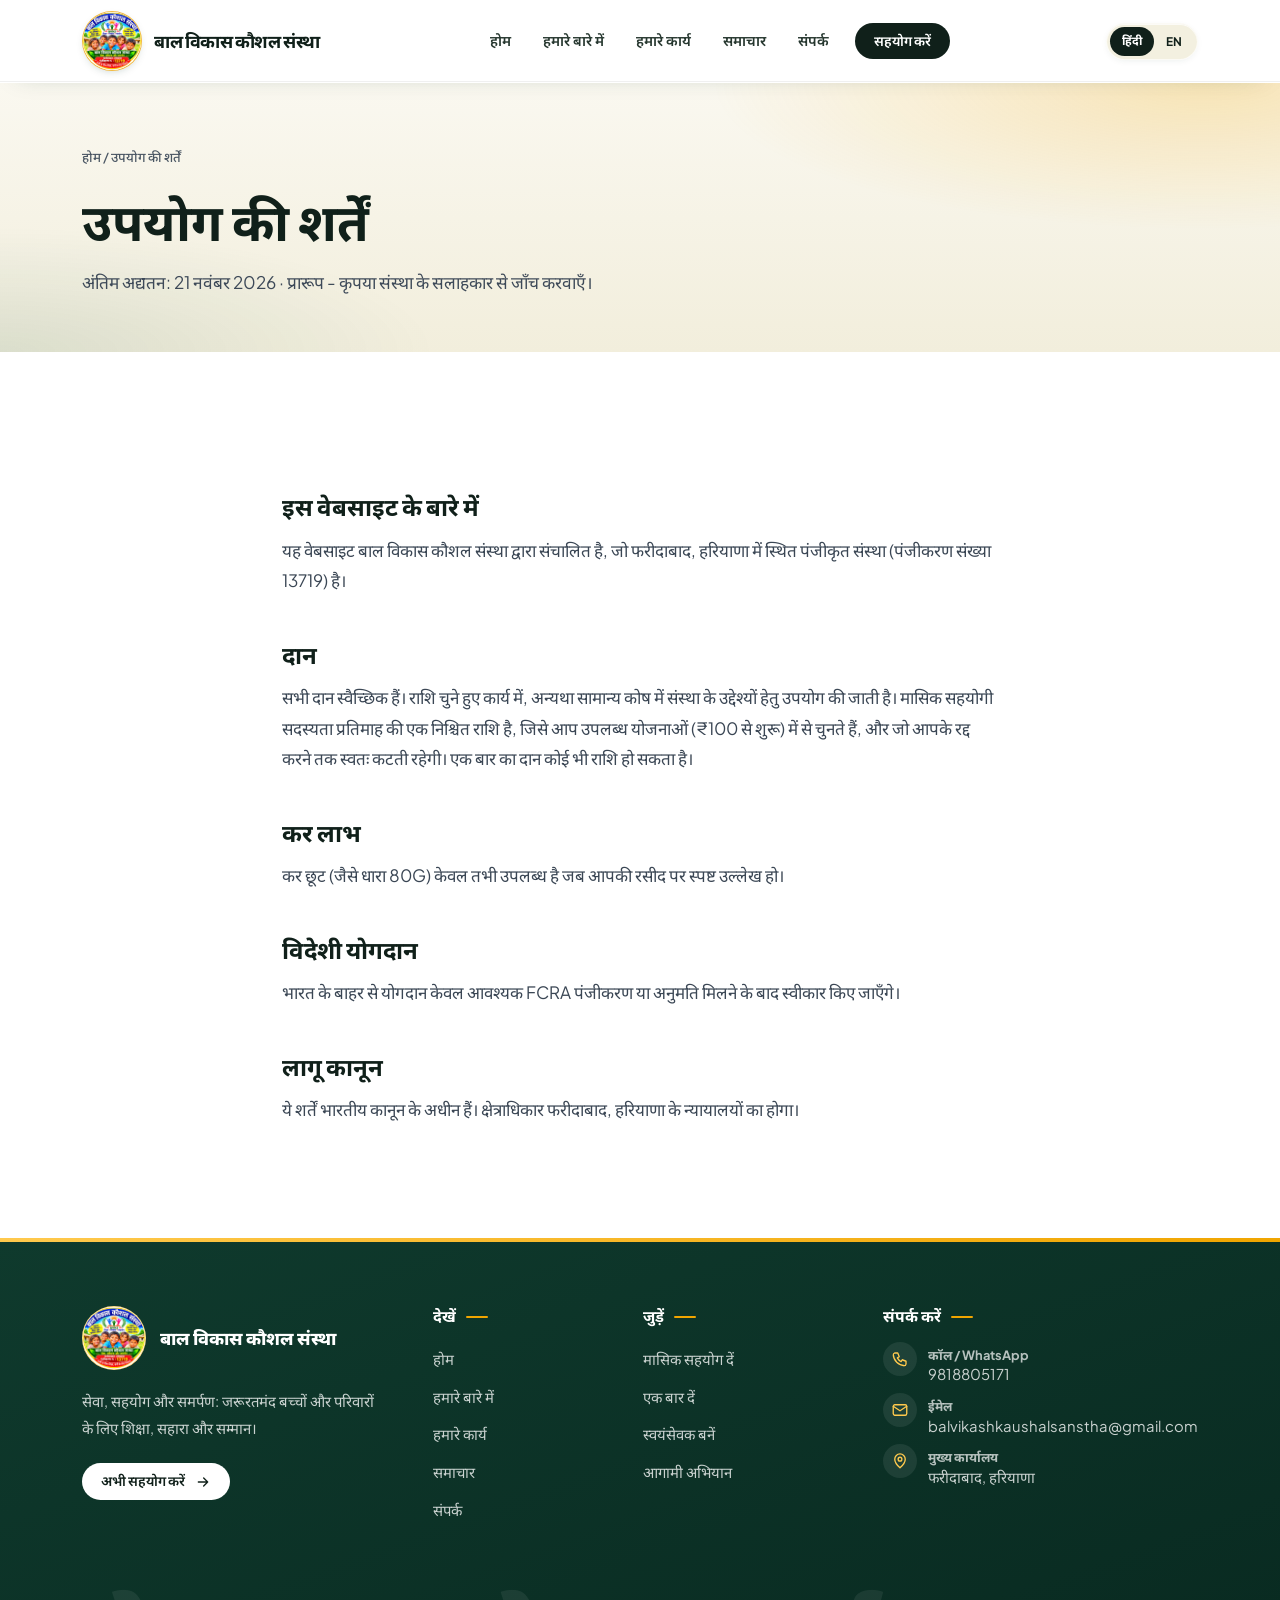
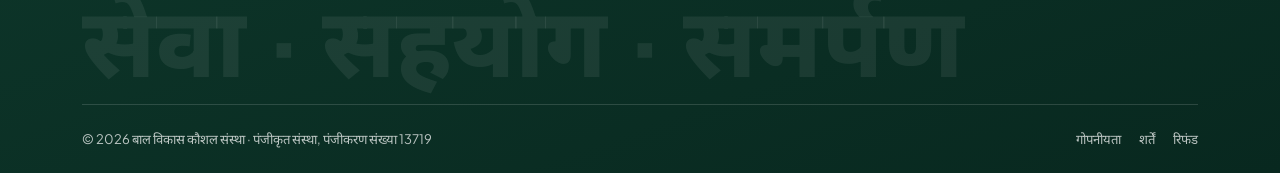
<file: terms.html>
<!DOCTYPE html>
<html lang="hi" data-lang="hi" data-t-en="Terms of Use | Bal Vikash Kaushal Sanstha" data-t-hi="उपयोग की शर्तें | बाल विकास कौशल संस्था">
<head><script src="assets/js/demo-api.js"></script>
<meta charset="UTF-8"><meta name="viewport" content="width=device-width,initial-scale=1">
<script>try{var l=new URLSearchParams(location.search).get('lang')||localStorage.getItem('bvks_lang')||'hi';document.documentElement.setAttribute('data-lang',l==='en'?'en':'hi')}catch(e){}</script>
<title>उपयोग की शर्तें | बाल विकास कौशल संस्था</title>
<meta name="description" content="उपयोग की शर्तें Terms of Use">
<meta property="og:site_name" content="Bal Vikash Kaushal Sanstha"><meta name="application-name" content="Bal Vikash Kaushal Sanstha"><meta property="og:url" content="https://balvikashkaushalsanstha.org/terms"><link rel="canonical" href="https://balvikashkaushalsanstha.org/terms">
<meta property="og:title" content="Terms of Use | Bal Vikash Kaushal Sanstha"><meta property="og:description" content="Terms of Use">
<meta property="og:type" content="website"><meta property="og:image" content="https://balvikashkaushalsanstha.org/assets/img/logo.jpg"><meta name="theme-color" content="#0F3A2D">
<script>try{var th=new URLSearchParams(location.search).get('theme')||localStorage.getItem('bvks_theme');if(th)document.documentElement.setAttribute('data-theme',th)}catch(e){}</script>
<link rel="icon" href="favicon.ico" sizes="48x48"><link rel="icon" href="assets/img/icon-192.png" type="image/png" sizes="192x192"><link rel="apple-touch-icon" href="assets/img/apple-touch-icon.png"><link rel="manifest" href="manifest.webmanifest">
<link rel="preload" href="assets/fonts/noto-sans-devanagari-devanagari-wght-normal.woff2" as="font" type="font/woff2" crossorigin>
<link rel="preload" href="assets/fonts/plus-jakarta-sans-latin-wght-normal.woff2" as="font" type="font/woff2" crossorigin>
<script>(function(){var d=document.documentElement;d.classList.add('hyd');setTimeout(function(){d.classList.remove('hyd')},2500);try{window.__bvc=fetch('api/content.php',{cache:'no-cache'}).then(function(r){return r.ok?r.json():null}).catch(function(){return null})}catch(e){}})()</script>
<link rel="stylesheet" href="assets/css/style.css?v=202611261420">
<noscript><style>html.hyd body{opacity:1!important}</style></noscript>

</head>
<body>
<a class="skip" href="#main">Skip to content</a>
<header class="hdr"><div class="wrap hdr-in">
 <a class="brand" href="index.html" aria-label="Home"><img class="brand-mark" src="assets/img/logo.jpg" alt="" width="50" height="50"><span class="brand-txt"><span class="brand-name"><span class="en" data-k="dc1875f0">Bal Vikash Kaushal Sanstha</span><span class="hi" lang="hi" data-k="dc1875f0">बाल विकास कौशल संस्था</span></span></span></a>
 <nav class="menu" id="menu" aria-label="Main"><a class="nl" href="index.html"><span class="en" data-k="d46ef343">Home</span><span class="hi" lang="hi" data-k="d46ef343">होम</span></a><a class="nl" href="about.html"><span class="en" data-k="d62b8ac6">About Us</span><span class="hi" lang="hi" data-k="d62b8ac6">हमारे बारे में</span></a><a class="nl" href="our-work.html"><span class="en" data-k="bd68dda4">Our Work</span><span class="hi" lang="hi" data-k="bd68dda4">हमारे कार्य</span></a><a class="nl" href="news.html"><span class="en" data-k="dba7aae8">News</span><span class="hi" lang="hi" data-k="dba7aae8">समाचार</span></a><a class="nl" href="contact.html"><span class="en" data-k="cb8c4ab5">Contact</span><span class="hi" lang="hi" data-k="cb8c4ab5">संपर्क</span></a><a class="btn btn-gold btn-sm menu-cta" href="donate.html"><span class="en" data-k="bb182994">Donate</span><span class="hi" lang="hi" data-k="bb182994">सहयोग करें</span></a></nav>
 <div class="hdr-r"><span class="lang" role="group" aria-label="Language"><button data-set="hi">हिंदी</button><button data-set="en">EN</button></span>
 <button class="burger" aria-label="Menu" aria-expanded="false" aria-controls="menu"><span></span></button></div>
</div></header>
<main id="main">
<section class="phero"><div class="wrap">
<div class="crumbs"><a href="index.html"><span class="en" data-k="d46ef343">Home</span><span class="hi" lang="hi" data-k="d46ef343">होम</span></a> / <span class="en" data-k="39bf52b4">Terms of Use</span><span class="hi" lang="hi" data-k="39bf52b4">उपयोग की शर्तें</span></div>
<h1><span class="en" data-k="39bf52b4">Terms of Use</span><span class="hi" lang="hi" data-k="39bf52b4">उपयोग की शर्तें</span></h1><p><span class="en" data-k="355a0560">Last updated: 21 November 2026 · Draft - please review with the trust's advisor.</span><span class="hi" lang="hi" data-k="355a0560">अंतिम अद्यतन: 21 नवंबर 2026 · प्रारूप - कृपया संस्था के सलाहकार से जाँच करवाएँ।</span></p></div></section><section class="sec"><div class="wrap prose"><h2><span class="en" data-k="36322dfe">About this website</span><span class="hi" lang="hi" data-k="36322dfe">इस वेबसाइट के बारे में</span></h2><p><span class="en" data-k="65ef38d0">This website is operated by Bal Vikash Kaushal Sanstha, a registered trust (Reg. No. <span data-t="reg">13719</span>) based in Faridabad, Haryana, India.</span><span class="hi" lang="hi" data-k="65ef38d0">यह वेबसाइट बाल विकास कौशल संस्था द्वारा संचालित है, जो फरीदाबाद, हरियाणा में स्थित पंजीकृत संस्था (पंजीकरण संख्या <span data-t="reg">13719</span>) है।</span></p><h2><span class="en" data-k="2ef3349a">Donations</span><span class="hi" lang="hi" data-k="2ef3349a">दान</span></h2><p><span class="en" data-k="c03d178f">All donations are voluntary. Funds are used for the cause selected or, if none, for the General Fund towards the trust's objectives. Monthly Supporting Membership is a fixed amount per month, chosen by you from the plans offered (starting from <span data-t="monthly">₹100</span>), charged automatically until you cancel. One-time donations can be any amount.</span><span class="hi" lang="hi" data-k="c03d178f">सभी दान स्वैच्छिक हैं। राशि चुने हुए कार्य में, अन्यथा सामान्य कोष में संस्था के उद्देश्यों हेतु उपयोग की जाती है। मासिक सहयोगी सदस्यता प्रतिमाह की एक निश्चित राशि है, जिसे आप उपलब्ध योजनाओं (<span data-t="monthly">₹100</span> से शुरू) में से चुनते हैं, और जो आपके रद्द करने तक स्वतः कटती रहेगी। एक बार का दान कोई भी राशि हो सकता है।</span></p><h2><span class="en" data-k="79f51a16">Tax benefits</span><span class="hi" lang="hi" data-k="79f51a16">कर लाभ</span></h2><p><span class="en" data-k="12dd3ab7">Tax exemption (such as under Section 80G) is available only if explicitly stated on your receipt.</span><span class="hi" lang="hi" data-k="12dd3ab7">कर छूट (जैसे धारा 80G) केवल तभी उपलब्ध है जब आपकी रसीद पर स्पष्ट उल्लेख हो।</span></p><h2><span class="en" data-k="3e1b8175">Foreign contributions</span><span class="hi" lang="hi" data-k="3e1b8175">विदेशी योगदान</span></h2><p><span class="en" data-k="51e10745">Contributions from outside India are accepted only after the required FCRA registration or permission is obtained.</span><span class="hi" lang="hi" data-k="51e10745">भारत के बाहर से योगदान केवल आवश्यक FCRA पंजीकरण या अनुमति मिलने के बाद स्वीकार किए जाएँगे।</span></p><h2><span class="en" data-k="afcf31dc">Governing law</span><span class="hi" lang="hi" data-k="afcf31dc">लागू कानून</span></h2><p><span class="en" data-k="2bd4563d">These terms are governed by the laws of India. Courts at Faridabad, Haryana have jurisdiction.</span><span class="hi" lang="hi" data-k="2bd4563d">ये शर्तें भारतीय कानून के अधीन हैं। क्षेत्राधिकार फरीदाबाद, हरियाणा के न्यायालयों का होगा।</span></p></div></section>
</main>
<footer class="ftr"><div class="wrap">
<div class="ftr-grid">
 <div><div class="f-brand"><img src="assets/img/logo.jpg" alt="" width="60" height="60"><b><span class="en" data-k="dc1875f0">Bal Vikash Kaushal Sanstha</span><span class="hi" lang="hi" data-k="dc1875f0">बाल विकास कौशल संस्था</span></b></div>
 <p><span class="en" data-k="f0176be9">Seva, Sahyog and Samarpan: education, support and dignity for children and families in need.</span><span class="hi" lang="hi" data-k="f0176be9">सेवा, सहयोग और समर्पण: जरूरतमंद बच्चों और परिवारों के लिए शिक्षा, सहारा और सम्मान।</span></p>
 <div class="f-social" data-render="social"></div>
 <a class="btn btn-gold btn-sm" href="donate.html"><span class="en" data-k="b64645f1">Donate now</span><span class="hi" lang="hi" data-k="b64645f1">अभी सहयोग करें</span><svg viewBox="0 0 24 24" fill="none" stroke="currentColor" stroke-width="2" stroke-linecap="round" stroke-linejoin="round" aria-hidden="true"><path d="M5 12h14M13 6l6 6-6 6"/></svg></a></div>
 <div><h4><span class="en" data-k="1eb85d5f">Explore</span><span class="hi" lang="hi" data-k="1eb85d5f">देखें</span></h4><ul class="lk"><li><a href="index.html"><span class="en" data-k="d46ef343">Home</span><span class="hi" lang="hi" data-k="d46ef343">होम</span></a></li><li><a href="about.html"><span class="en" data-k="d62b8ac6">About Us</span><span class="hi" lang="hi" data-k="d62b8ac6">हमारे बारे में</span></a></li><li><a href="our-work.html"><span class="en" data-k="bd68dda4">Our Work</span><span class="hi" lang="hi" data-k="bd68dda4">हमारे कार्य</span></a></li><li><a href="news.html"><span class="en" data-k="dba7aae8">News</span><span class="hi" lang="hi" data-k="dba7aae8">समाचार</span></a></li><li><a href="contact.html"><span class="en" data-k="cb8c4ab5">Contact</span><span class="hi" lang="hi" data-k="cb8c4ab5">संपर्क</span></a></li></ul></div>
 <div><h4><span class="en" data-k="387833a1">Get involved</span><span class="hi" lang="hi" data-k="387833a1">जुड़ें</span></h4><ul class="lk"><li><a href="donate.html?freq=monthly"><span class="en" data-k="8302a08e">Give monthly</span><span class="hi" lang="hi" data-k="8302a08e">मासिक सहयोग दें</span></a></li><li><a href="donate.html?freq=once"><span class="en" data-k="a26e7e2b">Give once</span><span class="hi" lang="hi" data-k="a26e7e2b">एक बार दें</span></a></li><li><a href="contact.html"><span class="en" data-k="ca690884">Volunteer</span><span class="hi" lang="hi" data-k="ca690884">स्वयंसेवक बनें</span></a></li><li><a href="our-work.html"><span class="en" data-k="98cdc44f">Upcoming drives</span><span class="hi" lang="hi" data-k="98cdc44f">आगामी अभियान</span></a></li></ul></div>
 <div><h4><span class="en" data-k="4676526f">Reach us</span><span class="hi" lang="hi" data-k="4676526f">संपर्क करें</span></h4><ul class="f-contact">
  <li><svg viewBox="0 0 24 24" fill="none" stroke="currentColor" stroke-width="1.8" stroke-linecap="round" stroke-linejoin="round" aria-hidden="true"><path d="M5 4h4l2 5-2.500 1.500a11 11 0 0 0 5 5L15 13l5 2v4a2 2 0 0 1-2 2A16 16 0 0 1 3 6a2 2 0 0 1 2-2z"/></svg><span class="t"><small><span class="en" data-k="a5edddfe">Call / WhatsApp</span><span class="hi" lang="hi" data-k="a5edddfe">कॉल / WhatsApp</span></small><a href="tel:9818805171" data-link="tel" data-t="phone">9818805171</a></span></li>
  <li><svg viewBox="0 0 24 24" fill="none" stroke="currentColor" stroke-width="1.8" stroke-linecap="round" stroke-linejoin="round" aria-hidden="true"><rect x="3" y="5" width="18" height="14" rx="2"/><path d="M3 7l9 6 9-6"/></svg><span class="t"><small><span class="en" data-k="057f7ef0">Email</span><span class="hi" lang="hi" data-k="057f7ef0">ईमेल</span></small><a href="mailto:balvikashkaushalsanstha@gmail.com" data-link="mail" data-t="email">balvikashkaushalsanstha@gmail.com</a></span></li>
  <li><svg viewBox="0 0 24 24" fill="none" stroke="currentColor" stroke-width="1.8" stroke-linecap="round" stroke-linejoin="round" aria-hidden="true"><path d="M12 21s7-6.200 7-11.500A7 7 0 0 0 5 9.500C5 14.800 12 21 12 21z"/><circle cx="12" cy="9.500" r="2.500"/></svg><span class="t"><small><span class="en" data-k="591526cd">Head office</span><span class="hi" lang="hi" data-k="591526cd">मुख्य कार्यालय</span></small><span data-bi="city"><span class="en">Faridabad, Haryana</span><span class="hi" lang="hi">फरीदाबाद, हरियाणा</span></span></span></li></ul></div>
</div>
<div class="f-big" aria-hidden="true"><span class="en" data-k="85dbd015">Seva · Sahyog · Samarpan</span><span class="hi" lang="hi" data-k="85dbd015">सेवा · सहयोग · समर्पण</span></div>
<div class="f-bottom"><span>© 2026 <span class="en" data-k="dc1875f0">Bal Vikash Kaushal Sanstha</span><span class="hi" lang="hi" data-k="dc1875f0">बाल विकास कौशल संस्था</span> · <span class="en" data-k="68d28f14">Registered trust, Reg. No.</span><span class="hi" lang="hi" data-k="68d28f14">पंजीकृत संस्था, पंजीकरण संख्या</span> <span data-t="reg">13719</span></span><span><a href="privacy.html"><span class="en" data-k="5da3b3df">Privacy</span><span class="hi" lang="hi" data-k="5da3b3df">गोपनीयता</span></a><a href="terms.html"><span class="en" data-k="14cab6a5">Terms</span><span class="hi" lang="hi" data-k="14cab6a5">शर्तें</span></a><a href="refund.html"><span class="en" data-k="dd0a1a79">Refunds</span><span class="hi" lang="hi" data-k="dd0a1a79">रिफंड</span></a></span></div>
</div></footer>
<div class="m-donate"><a class="btn btn-gold" href="donate.html"><span class="en" data-k="b64645f1">Donate now</span><span class="hi" lang="hi" data-k="b64645f1">अभी सहयोग करें</span></a><a class="btn btn-line-w" href="https://wa.me/919818805171" data-link="wa" target="_blank" rel="noopener">WhatsApp</a></div>
<div class="toast" id="toast" role="status" aria-live="polite"></div>
<script src="assets/js/config.js?v=202611260938"></script>
<script src="assets/js/site.js?v=202611261420"></script>
<script src="assets/js/content.js?v=202611230935"></script>

</body></html>
</file>
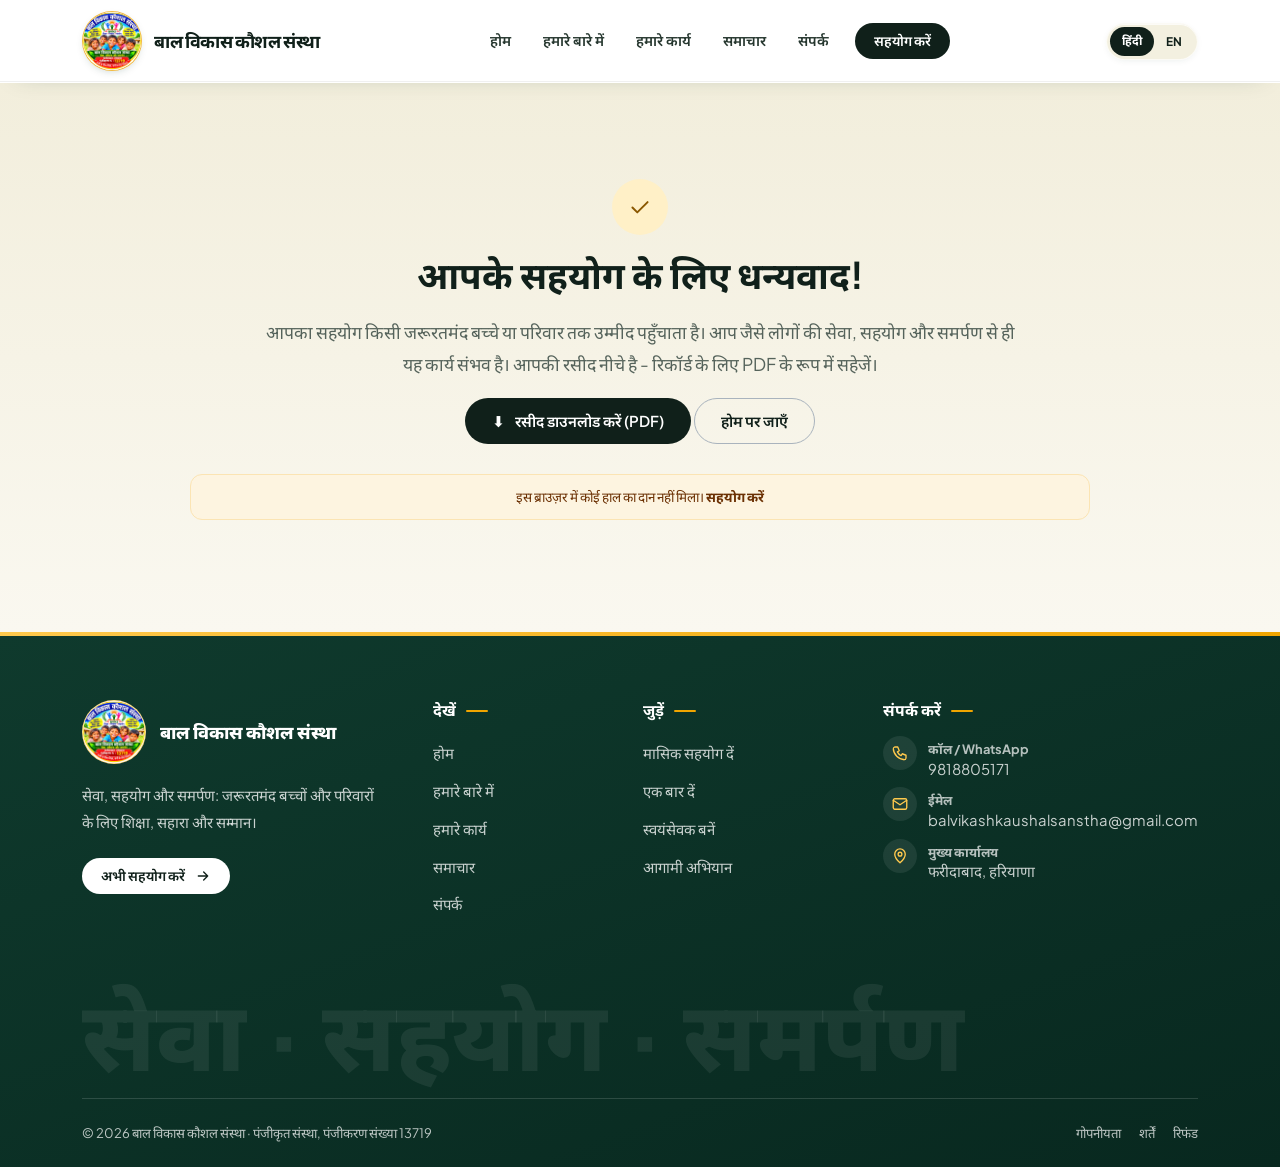
<file: thank-you.html>
<!DOCTYPE html>
<html lang="hi" data-lang="hi" data-t-en="Thank you | Bal Vikash Kaushal Sanstha" data-t-hi="धन्यवाद | बाल विकास कौशल संस्था">
<head><script src="assets/js/demo-api.js"></script>
<meta charset="UTF-8"><meta name="viewport" content="width=device-width,initial-scale=1">
<script>try{var l=new URLSearchParams(location.search).get('lang')||localStorage.getItem('bvks_lang')||'hi';document.documentElement.setAttribute('data-lang',l==='en'?'en':'hi')}catch(e){}</script>
<title>धन्यवाद | बाल विकास कौशल संस्था</title>
<meta name="description" content="आपकी दान रसीद। Your donation receipt.">
<meta property="og:site_name" content="Bal Vikash Kaushal Sanstha"><meta name="application-name" content="Bal Vikash Kaushal Sanstha">
<meta property="og:title" content="Thank you | Bal Vikash Kaushal Sanstha"><meta property="og:description" content="Your donation receipt.">
<meta property="og:type" content="website"><meta property="og:image" content="https://balvikashkaushalsanstha.org/assets/img/logo.jpg"><meta name="theme-color" content="#0F3A2D">
<script>try{var th=new URLSearchParams(location.search).get('theme')||localStorage.getItem('bvks_theme');if(th)document.documentElement.setAttribute('data-theme',th)}catch(e){}</script>
<link rel="icon" href="favicon.ico" sizes="48x48"><link rel="icon" href="assets/img/icon-192.png" type="image/png" sizes="192x192"><link rel="apple-touch-icon" href="assets/img/apple-touch-icon.png"><link rel="manifest" href="manifest.webmanifest">
<link rel="preload" href="assets/fonts/noto-sans-devanagari-devanagari-wght-normal.woff2" as="font" type="font/woff2" crossorigin>
<link rel="preload" href="assets/fonts/plus-jakarta-sans-latin-wght-normal.woff2" as="font" type="font/woff2" crossorigin>
<script>(function(){var d=document.documentElement;d.classList.add('hyd');setTimeout(function(){d.classList.remove('hyd')},2500);try{window.__bvc=fetch('api/content.php',{cache:'no-cache'}).then(function(r){return r.ok?r.json():null}).catch(function(){return null})}catch(e){}})()</script>
<link rel="stylesheet" href="assets/css/style.css?v=202611261420">
<noscript><style>html.hyd body{opacity:1!important}</style></noscript>
<meta name="robots" content="noindex">
</head>
<body>
<a class="skip" href="#main">Skip to content</a>
<header class="hdr"><div class="wrap hdr-in">
 <a class="brand" href="index.html" aria-label="Home"><img class="brand-mark" src="assets/img/logo.jpg" alt="" width="50" height="50"><span class="brand-txt"><span class="brand-name"><span class="en" data-k="dc1875f0">Bal Vikash Kaushal Sanstha</span><span class="hi" lang="hi" data-k="dc1875f0">बाल विकास कौशल संस्था</span></span></span></a>
 <nav class="menu" id="menu" aria-label="Main"><a class="nl" href="index.html"><span class="en" data-k="d46ef343">Home</span><span class="hi" lang="hi" data-k="d46ef343">होम</span></a><a class="nl" href="about.html"><span class="en" data-k="d62b8ac6">About Us</span><span class="hi" lang="hi" data-k="d62b8ac6">हमारे बारे में</span></a><a class="nl" href="our-work.html"><span class="en" data-k="bd68dda4">Our Work</span><span class="hi" lang="hi" data-k="bd68dda4">हमारे कार्य</span></a><a class="nl" href="news.html"><span class="en" data-k="dba7aae8">News</span><span class="hi" lang="hi" data-k="dba7aae8">समाचार</span></a><a class="nl" href="contact.html"><span class="en" data-k="cb8c4ab5">Contact</span><span class="hi" lang="hi" data-k="cb8c4ab5">संपर्क</span></a><a class="btn btn-gold btn-sm menu-cta" href="donate.html"><span class="en" data-k="bb182994">Donate</span><span class="hi" lang="hi" data-k="bb182994">सहयोग करें</span></a></nav>
 <div class="hdr-r"><span class="lang" role="group" aria-label="Language"><button data-set="hi">हिंदी</button><button data-set="en">EN</button></span>
 <button class="burger" aria-label="Menu" aria-expanded="false" aria-controls="menu"><span></span></button></div>
</div></header>
<main id="main">
<section class="sec sec-sand"><div class="wrap"><div class="center no-print" style="margin-bottom:30px"><div class="ico c-green" style="margin:0 auto 16px;border-radius:50%"><svg viewBox="0 0 24 24" fill="none" stroke="currentColor" stroke-width="1.8" stroke-linecap="round" stroke-linejoin="round" aria-hidden="true"><path d="M5 12.500l4.500 4.500L19 7.500"/></svg></div><h1 style="font-size:2.3rem"><span class="en" data-k="7f3fa103">Thank you for your support!</span><span class="hi" lang="hi" data-k="7f3fa103">आपके सहयोग के लिए धन्यवाद!</span></h1><p class="lede" id="tyLede"><span class="en" data-k="e70a46ec">Your contribution brings hope to a child or family in need. Seva, sahyog and samarpan like yours make this work possible. Your receipt is below - save it as PDF for your records.</span><span class="hi" lang="hi" data-k="e70a46ec">आपका सहयोग किसी जरूरतमंद बच्चे या परिवार तक उम्मीद पहुँचाता है। आप जैसे लोगों की सेवा, सहयोग और समर्पण से ही यह कार्य संभव है। आपकी रसीद नीचे है - रिकॉर्ड के लिए PDF के रूप में सहेजें।</span></p>
<div class="notice" id="upiDone" style="display:none;max-width:640px;margin:0 auto 18px;text-align:left"><span class="en" data-k="f5692315"><b>We have noted your UPI donation.</b> Our team will match it with the payment in our bank account and send your receipt. To speed this up, send a screenshot of the payment on WhatsApp.</span><span class="hi" lang="hi" data-k="f5692315"><b>आपका UPI सहयोग दर्ज हो गया है।</b> हमारी टीम इसे बैंक खाते में आए भुगतान से मिलाकर आपकी रसीद भेजेगी। जल्दी के लिए भुगतान का स्क्रीनशॉट WhatsApp पर भेजें।</span> <a class="btn btn-gold btn-sm" data-link="wa" target="_blank" rel="noopener" href="https://wa.me/919818805171" style="margin-top:10px"><span class="en" data-k="f21a3107">Send on WhatsApp</span><span class="hi" lang="hi" data-k="f21a3107">WhatsApp पर भेजें</span></a></div>
<button class="btn btn-gold" id="tyPdf" onclick="window.print()">⬇ <span class="en" data-k="6ac4698b">Download receipt (PDF)</span><span class="hi" lang="hi" data-k="6ac4698b">रसीद डाउनलोड करें (PDF)</span></button> <a class="btn btn-line" href="index.html"><span class="en" data-k="155ce173">Back to home</span><span class="hi" lang="hi" data-k="155ce173">होम पर जाएँ</span></a></div>
<div id="none" class="notice center" style="display:none"><span class="en" data-k="df81568e">No recent donation found in this browser.</span><span class="hi" lang="hi" data-k="df81568e">इस ब्राउज़र में कोई हाल का दान नहीं मिला।</span> <a href="donate.html"><b><span class="en" data-k="1863b65f">Donate now</span><span class="hi" lang="hi" data-k="1863b65f">सहयोग करें</span></b></a></div>
<div class="receipt" id="receipt" style="display:none"><div class="demo-mark"><span class="en" data-k="7ef284ea">DEMO RECEIPT - no payment was made. Not valid as an official receipt.</span><span class="hi" lang="hi" data-k="7ef284ea">डेमो रसीद - कोई भुगतान नहीं हुआ। यह आधिकारिक रसीद नहीं है।</span></div>
<div class="rc-head"><div class="rc-brand"><img src="assets/img/logo.jpg" alt="" width="70"><div><h3 style="margin:0"><span class="en" data-k="dc1875f0">Bal Vikash Kaushal Sanstha</span><span class="hi" lang="hi" data-k="dc1875f0">बाल विकास कौशल संस्था</span></h3><small style="color:var(--muted)"><span class="en" data-k="acc3e0f1">Registered Trust · Reg. No.</span><span class="hi" lang="hi" data-k="acc3e0f1">पंजीकृत संस्था · पंजीकरण</span> <span data-t="reg">13719</span> · <span data-bi="city"><span class="en">Faridabad, Haryana</span><span class="hi" lang="hi">फरीदाबाद, हरियाणा</span></span></small><br><small style="color:var(--muted)"><span data-t="phone">9818805171</span> · <span data-t="email">balvikashkaushalsanstha@gmail.com</span></small></div></div><div style="text-align:right"><b style="color:var(--navy-900);font-family:inherit"><span class="en" data-k="8419fd51">DONATION RECEIPT</span><span class="hi" lang="hi" data-k="8419fd51">दान रसीद</span></b></div></div>
<table class="rc-table"><tr><td><span class="en" data-k="013b14de">Receipt No.</span><span class="hi" lang="hi" data-k="013b14de">रसीद संख्या</span></td><td id="rNo"></td></tr><tr><td><span class="en" data-k="83430f71">Date</span><span class="hi" lang="hi" data-k="83430f71">दिनांक</span></td><td id="rDate"></td></tr><tr><td><span class="en" data-k="46e8dea3">Received from</span><span class="hi" lang="hi" data-k="46e8dea3">दानदाता</span></td><td id="rName"></td></tr><tr><td><span class="en" data-k="057f7ef0">Email</span><span class="hi" lang="hi" data-k="057f7ef0">ईमेल</span></td><td id="rEmail"></td></tr><tr><td><span class="en" data-k="0af9d5f6">Mobile</span><span class="hi" lang="hi" data-k="0af9d5f6">मोबाइल</span></td><td id="rPhone"></td></tr><tr><td><span class="en" data-k="8fdfa202">Towards</span><span class="hi" lang="hi" data-k="8fdfa202">उद्देश्य</span></td><td id="rCause"></td></tr><tr><td><span class="en" data-k="8320a539">Type</span><span class="hi" lang="hi" data-k="8320a539">प्रकार</span></td><td id="rFreq"></td></tr><tr><td><span class="en" data-k="12f63174">Payment ID</span><span class="hi" lang="hi" data-k="12f63174">भुगतान आईडी</span></td><td id="rPid"></td></tr></table>
<div class="rc-amount"><span><span class="en" data-k="6dbcea3d">Amount received</span><span class="hi" lang="hi" data-k="6dbcea3d">प्राप्त राशि</span></span><b id="rAmt"></b></div>
<p class="hint" id="rWords"></p>
<p class="hint"><span class="en" data-k="20aed19c">This is a voluntary donation. Tax exemption under Section 80G is available only if stated on this receipt.</span><span class="hi" lang="hi" data-k="20aed19c">यह एक स्वैच्छिक दान है। धारा 80G के अंतर्गत कर छूट केवल तभी मान्य है जब इस रसीद पर उल्लेख हो।</span> <span id="r80g"></span></p>
<p class="hint" style="margin-top:26px;text-align:right"><span class="en" data-k="ef9bcbe4">Authorised signatory</span><span class="hi" lang="hi" data-k="ef9bcbe4">अधिकृत हस्ताक्षरकर्ता</span> - <span class="en" data-k="dc1875f0">Bal Vikash Kaushal Sanstha</span><span class="hi" lang="hi" data-k="dc1875f0">बाल विकास कौशल संस्था</span></p></div></div></section>
</main>
<footer class="ftr"><div class="wrap">
<div class="ftr-grid">
 <div><div class="f-brand"><img src="assets/img/logo.jpg" alt="" width="60" height="60"><b><span class="en" data-k="dc1875f0">Bal Vikash Kaushal Sanstha</span><span class="hi" lang="hi" data-k="dc1875f0">बाल विकास कौशल संस्था</span></b></div>
 <p><span class="en" data-k="f0176be9">Seva, Sahyog and Samarpan: education, support and dignity for children and families in need.</span><span class="hi" lang="hi" data-k="f0176be9">सेवा, सहयोग और समर्पण: जरूरतमंद बच्चों और परिवारों के लिए शिक्षा, सहारा और सम्मान।</span></p>
 <div class="f-social" data-render="social"></div>
 <a class="btn btn-gold btn-sm" href="donate.html"><span class="en" data-k="b64645f1">Donate now</span><span class="hi" lang="hi" data-k="b64645f1">अभी सहयोग करें</span><svg viewBox="0 0 24 24" fill="none" stroke="currentColor" stroke-width="2" stroke-linecap="round" stroke-linejoin="round" aria-hidden="true"><path d="M5 12h14M13 6l6 6-6 6"/></svg></a></div>
 <div><h4><span class="en" data-k="1eb85d5f">Explore</span><span class="hi" lang="hi" data-k="1eb85d5f">देखें</span></h4><ul class="lk"><li><a href="index.html"><span class="en" data-k="d46ef343">Home</span><span class="hi" lang="hi" data-k="d46ef343">होम</span></a></li><li><a href="about.html"><span class="en" data-k="d62b8ac6">About Us</span><span class="hi" lang="hi" data-k="d62b8ac6">हमारे बारे में</span></a></li><li><a href="our-work.html"><span class="en" data-k="bd68dda4">Our Work</span><span class="hi" lang="hi" data-k="bd68dda4">हमारे कार्य</span></a></li><li><a href="news.html"><span class="en" data-k="dba7aae8">News</span><span class="hi" lang="hi" data-k="dba7aae8">समाचार</span></a></li><li><a href="contact.html"><span class="en" data-k="cb8c4ab5">Contact</span><span class="hi" lang="hi" data-k="cb8c4ab5">संपर्क</span></a></li></ul></div>
 <div><h4><span class="en" data-k="387833a1">Get involved</span><span class="hi" lang="hi" data-k="387833a1">जुड़ें</span></h4><ul class="lk"><li><a href="donate.html?freq=monthly"><span class="en" data-k="8302a08e">Give monthly</span><span class="hi" lang="hi" data-k="8302a08e">मासिक सहयोग दें</span></a></li><li><a href="donate.html?freq=once"><span class="en" data-k="a26e7e2b">Give once</span><span class="hi" lang="hi" data-k="a26e7e2b">एक बार दें</span></a></li><li><a href="contact.html"><span class="en" data-k="ca690884">Volunteer</span><span class="hi" lang="hi" data-k="ca690884">स्वयंसेवक बनें</span></a></li><li><a href="our-work.html"><span class="en" data-k="98cdc44f">Upcoming drives</span><span class="hi" lang="hi" data-k="98cdc44f">आगामी अभियान</span></a></li></ul></div>
 <div><h4><span class="en" data-k="4676526f">Reach us</span><span class="hi" lang="hi" data-k="4676526f">संपर्क करें</span></h4><ul class="f-contact">
  <li><svg viewBox="0 0 24 24" fill="none" stroke="currentColor" stroke-width="1.8" stroke-linecap="round" stroke-linejoin="round" aria-hidden="true"><path d="M5 4h4l2 5-2.500 1.500a11 11 0 0 0 5 5L15 13l5 2v4a2 2 0 0 1-2 2A16 16 0 0 1 3 6a2 2 0 0 1 2-2z"/></svg><span class="t"><small><span class="en" data-k="a5edddfe">Call / WhatsApp</span><span class="hi" lang="hi" data-k="a5edddfe">कॉल / WhatsApp</span></small><a href="tel:9818805171" data-link="tel" data-t="phone">9818805171</a></span></li>
  <li><svg viewBox="0 0 24 24" fill="none" stroke="currentColor" stroke-width="1.8" stroke-linecap="round" stroke-linejoin="round" aria-hidden="true"><rect x="3" y="5" width="18" height="14" rx="2"/><path d="M3 7l9 6 9-6"/></svg><span class="t"><small><span class="en" data-k="057f7ef0">Email</span><span class="hi" lang="hi" data-k="057f7ef0">ईमेल</span></small><a href="mailto:balvikashkaushalsanstha@gmail.com" data-link="mail" data-t="email">balvikashkaushalsanstha@gmail.com</a></span></li>
  <li><svg viewBox="0 0 24 24" fill="none" stroke="currentColor" stroke-width="1.8" stroke-linecap="round" stroke-linejoin="round" aria-hidden="true"><path d="M12 21s7-6.200 7-11.500A7 7 0 0 0 5 9.500C5 14.800 12 21 12 21z"/><circle cx="12" cy="9.500" r="2.500"/></svg><span class="t"><small><span class="en" data-k="591526cd">Head office</span><span class="hi" lang="hi" data-k="591526cd">मुख्य कार्यालय</span></small><span data-bi="city"><span class="en">Faridabad, Haryana</span><span class="hi" lang="hi">फरीदाबाद, हरियाणा</span></span></span></li></ul></div>
</div>
<div class="f-big" aria-hidden="true"><span class="en" data-k="85dbd015">Seva · Sahyog · Samarpan</span><span class="hi" lang="hi" data-k="85dbd015">सेवा · सहयोग · समर्पण</span></div>
<div class="f-bottom"><span>© 2026 <span class="en" data-k="dc1875f0">Bal Vikash Kaushal Sanstha</span><span class="hi" lang="hi" data-k="dc1875f0">बाल विकास कौशल संस्था</span> · <span class="en" data-k="68d28f14">Registered trust, Reg. No.</span><span class="hi" lang="hi" data-k="68d28f14">पंजीकृत संस्था, पंजीकरण संख्या</span> <span data-t="reg">13719</span></span><span><a href="privacy.html"><span class="en" data-k="5da3b3df">Privacy</span><span class="hi" lang="hi" data-k="5da3b3df">गोपनीयता</span></a><a href="terms.html"><span class="en" data-k="14cab6a5">Terms</span><span class="hi" lang="hi" data-k="14cab6a5">शर्तें</span></a><a href="refund.html"><span class="en" data-k="dd0a1a79">Refunds</span><span class="hi" lang="hi" data-k="dd0a1a79">रिफंड</span></a></span></div>
</div></footer>
<div class="m-donate" hidden><a class="btn btn-gold" href="donate.html"><span class="en" data-k="b64645f1">Donate now</span><span class="hi" lang="hi" data-k="b64645f1">अभी सहयोग करें</span></a><a class="btn btn-line-w" href="https://wa.me/919818805171" data-link="wa" target="_blank" rel="noopener">WhatsApp</a></div>
<div class="toast" id="toast" role="status" aria-live="polite"></div>
<script src="assets/js/config.js?v=202611260938"></script>
<script src="assets/js/site.js?v=202611261420"></script>
<script src="assets/js/content.js?v=202611230935"></script>
<script>(window.bvksReady||Promise.resolve()).then(function(){var r;try{r=JSON.parse(sessionStorage.getItem('bvks_receipt'))}catch(e){}if(!r){document.getElementById('none').style.display='block';return}
var C=window.BVKS,$=function(i){return document.getElementById(i)},hi=function(){return bvksLang()==='hi'};
var CAUSE={general:['General Fund','सामान्य कोष']};
function draw(){var d=new Date(r.date),c=r.causeEn?[r.causeEn,r.causeHi]:(CAUSE[r.cause]||CAUSE.general);
$('rNo').textContent=r.receiptNo||(r.demo?'DEMO-':'BVKS/')+String(r.paymentId||'').slice(-8).toUpperCase();
$('rDate').textContent=d.toLocaleDateString(hi()?'hi-IN':'en-IN',{day:'2-digit',month:'long',year:'numeric'});
$('rName').textContent=r.name;$('rEmail').textContent=r.email;$('rPhone').textContent=r.phone;
$('rCause').textContent=hi()?c[1]:c[0];
$('rFreq').textContent=r.freq==='monthly'?(hi()?'मासिक (UPI AutoPay)':'Monthly (UPI AutoPay)'):(hi()?'एक बार':'One-time');
$('rPid').textContent=r.paymentId||'-';$('rAmt').textContent='₹'+Number(r.amount).toLocaleString('en-IN')+'.00';
$('r80g').textContent=C.has80G?(hi()?'80G प्रमाणपत्र उपलब्ध।':'80G certificate available.'):'';
$('receipt').style.display='block';$('receipt').classList.toggle('demo',!!r.demo);}
if(r.upi){$('upiDone').style.display='block';$('tyLede').style.display='none';$('tyPdf').style.display='none';}else draw();document.querySelectorAll('.lang button').forEach(function(b){b.addEventListener('click',function(){if(!r.upi)setTimeout(draw,0)})});
if(r.unverified)bvksToast('Payment received; verification pending. Please keep your payment ID.','भुगतान प्राप्त; सत्यापन लंबित है। कृपया अपनी भुगतान आईडी सुरक्षित रखें।');});</script>
</body></html>
</file>
<file: admin/admin.css>
@font-face{font-family:"Plus Jakarta Sans";src:url(../assets/fonts/plus-jakarta-sans-latin-wght-normal.woff2) format("woff2");font-weight:200 800;font-display:swap}
@font-face{font-family:"Noto Sans Devanagari";src:url(../assets/fonts/noto-sans-devanagari-devanagari-wght-normal.woff2) format("woff2");font-weight:100 900;font-display:swap}
:root{--ink:#10201A;--muted:#5b6b64;--bg:#F3F5F1;--card:#fff;--line:#dfe5df;--g:#0F3A2D;--g2:#1F5A47;--g3:#E6EFE9;--o:#F0A500;--od:#8A5700;--red:#B3261E;--ok:#1B6B3A;--r:14px}
*{box-sizing:border-box}
html{-webkit-text-size-adjust:100%}
body{margin:0;font:17px/1.55 "Plus Jakarta Sans","Noto Sans Devanagari",system-ui,sans-serif;background:var(--bg);color:var(--ink)}
:lang(hi),.hi-in{font-family:"Noto Sans Devanagari","Plus Jakarta Sans",sans-serif}
h1,h2,h3{margin:0;line-height:1.25;letter-spacing:-.01em}
h1{font-size:1.6rem}h2{font-size:1.2rem}h3{font-size:1.02rem}
a{color:var(--g2)}
button{font:inherit;cursor:pointer}
.boot{padding:60px 20px;text-align:center;color:var(--muted)}
/* buttons */
.btn{display:inline-flex;align-items:center;justify-content:center;gap:8px;border:0;border-radius:11px;padding:11px 18px;font-weight:700;background:var(--ink);color:#fff;text-decoration:none;min-height:44px;transition:transform .15s,background .15s}
.btn:hover{background:#000}.btn:active{transform:translateY(1px)}
.btn.pri{background:var(--o);color:#1a1200}.btn.pri:hover{background:#ffb81f}
.btn.line{background:#fff;color:var(--ink);border:1.5px solid var(--line)}.btn.line:hover{background:var(--g3)}
.btn.danger{background:#fff;color:var(--red);border:1.5px solid #f0c9c6}.btn.danger:hover{background:#fdeceb}
.btn.sm{padding:7px 12px;min-height:36px;font-size:.9rem;border-radius:9px}
.btn[disabled]{opacity:.5;pointer-events:none}
:focus-visible{outline:3px solid var(--o);outline-offset:2px}
/* login */
.auth{max-width:440px;margin:7vh auto;padding:0 18px}
.auth .box{background:var(--card);border-radius:20px;padding:30px;box-shadow:0 14px 40px rgba(15,58,45,.12)}
.auth .logo{display:flex;align-items:center;gap:12px;margin-bottom:18px}.auth .logo img{width:54px;height:54px;border-radius:50%;object-fit:cover}
.auth p{color:var(--muted);margin:8px 0 18px}
/* shell */
.shell{display:grid;grid-template-columns:260px 1fr;min-height:100vh}
.side{background:var(--g);color:#fff;padding:18px 14px;position:sticky;top:0;height:100vh;overflow:auto}
.side .brand{display:flex;align-items:center;gap:10px;padding:4px 8px 16px;border-bottom:1px solid rgba(255,255,255,.14);margin-bottom:12px}
.side .brand img{width:42px;height:42px;background:#fff;border-radius:50%;object-fit:cover;padding:0}
.side .brand b{font-size:.95rem;line-height:1.2}.side .brand small{display:block;opacity:.7;font-weight:500}
.side nav a{display:flex;align-items:center;gap:11px;padding:11px 12px;border-radius:11px;color:#dbe8e1;text-decoration:none;font-weight:600;margin-bottom:2px}
.side nav a:hover{background:rgba(255,255,255,.08)}
.side nav a.on{background:#fff;color:var(--g)}
.side nav .grp{font-size:.72rem;letter-spacing:.12em;text-transform:uppercase;color:#9fbcae;margin:16px 10px 6px;font-weight:700}
.side nav svg{width:20px;height:20px;flex:none}
.side .foot{margin-top:18px;padding:12px 8px 0;border-top:1px solid rgba(255,255,255,.14);display:grid;gap:8px}
.side .foot a,.side .foot button{color:#dbe8e1;background:none;border:0;text-align:left;padding:8px 6px;font-weight:600;text-decoration:none;border-radius:8px}
.side .foot a:hover,.side .foot button:hover{background:rgba(255,255,255,.08)}
.main{padding:28px clamp(16px,3vw,40px) 80px;max-width:1100px;width:100%}
.top{display:none}
.pagehead{display:flex;justify-content:space-between;align-items:flex-start;gap:16px;flex-wrap:wrap;margin-bottom:20px}
.pagehead p{margin:6px 0 0;color:var(--muted);max-width:62ch}
.card{background:var(--card);border:1px solid var(--line);border-radius:var(--r);padding:20px;margin-bottom:18px}
.card h2{margin-bottom:4px}.card>p.sub{margin:0 0 16px;color:var(--muted)}
.note{background:#FFF7E0;border:1px solid #f1d98a;color:#5b4300;border-radius:12px;padding:12px 14px;margin:0 0 16px;font-size:.94rem}
.note.info{background:var(--g3);border-color:#c5dccf;color:#14412f}
.note.bad{background:#fdeceb;border-color:#f0c9c6;color:#7c1b15}
.tabs{display:flex;gap:6px;margin:0 0 18px;flex-wrap:wrap}
.tabs button{border:1.5px solid var(--line);background:#fff;border-radius:999px;padding:8px 16px;font-weight:700;color:var(--muted)}
.tabs button.on{background:var(--g);border-color:var(--g);color:#fff}
/* dashboard */
.stats{display:grid;grid-template-columns:repeat(auto-fit,minmax(210px,1fr));gap:14px;margin-bottom:18px}
.stat{background:#fff;border:1px solid var(--line);border-radius:var(--r);padding:18px}
.stat small{display:block;color:var(--muted);font-weight:600}
.stat b{display:block;font-size:1.9rem;margin:2px 0 10px;letter-spacing:-.02em}
.stat .acts{display:flex;gap:8px;flex-wrap:wrap}
.check{list-style:none;margin:0;padding:0}
.check li{display:flex;gap:12px;align-items:flex-start;padding:11px 0;border-top:1px solid var(--line)}
.check li:first-child{border-top:0}
.check .dot{flex:none;width:22px;height:22px;border-radius:50%;border:2px solid var(--line);margin-top:2px;display:grid;place-items:center;font-size:.8rem}
.check .done .dot{background:var(--ok);border-color:var(--ok);color:#fff}
.check .todo .dot{border-color:var(--o);background:#fff7e0}
/* lists */
.rows{display:grid;gap:10px}
.row{display:grid;grid-template-columns:auto 1fr auto;gap:14px;align-items:center;background:#fff;border:1px solid var(--line);border-radius:12px;padding:10px 12px}
.row .th{width:64px;height:64px;border-radius:10px;background:var(--g3) center/cover no-repeat;flex:none;overflow:hidden}
.row .th img{width:100%;height:100%;object-fit:cover;display:block}
.row .th.none{display:grid;place-items:center;color:#8aa597;font-size:.7rem;text-align:center}
.row .tt b{display:block;font-size:1rem}
.row .tt span{color:var(--muted);font-size:.9rem}
.row .tt .pill{display:inline-block;background:var(--g3);color:var(--g);border-radius:999px;padding:1px 10px;font-size:.78rem;font-weight:700;margin-right:6px}
.row .acts{display:flex;gap:6px;flex-wrap:wrap;justify-content:flex-end}
.empty{padding:26px;text-align:center;color:var(--muted);border:1.5px dashed var(--line);border-radius:12px;background:#fff}
.grp-h{display:flex;align-items:center;gap:10px;margin:22px 0 10px}
.grp-h:first-child{margin-top:0}
.grp-h .n{background:var(--g);color:#fff;border-radius:999px;padding:0 10px;font-size:.82rem;font-weight:700}
/* forms */
.form{display:grid;gap:16px}
.fld label.l{display:block;font-weight:700;margin-bottom:6px}
.fld .help{color:var(--muted);font-size:.88rem;margin:5px 0 0}
.fld .req{color:var(--red)}
.in,select.in,textarea.in{width:100%;border:1.5px solid #cfd9d1;border-radius:11px;padding:11px 13px;font:inherit;background:#fff;color:var(--ink);min-height:46px}
textarea.in{min-height:92px;resize:vertical;line-height:1.5}
.in:focus{outline:none;border-color:var(--g2);box-shadow:0 0 0 3px rgba(31,90,71,.18)}
.in.err{border-color:var(--red)}
.bi{display:grid;grid-template-columns:1fr 1fr;gap:10px}
.bi .lg{display:block;font-size:.78rem;font-weight:700;color:var(--muted);margin-bottom:3px;text-transform:uppercase;letter-spacing:.06em}
.two{display:grid;grid-template-columns:1fr 1fr;gap:14px}
.three{display:grid;grid-template-columns:repeat(3,1fr);gap:14px}
.switch{display:flex;gap:12px;align-items:flex-start;padding:12px 14px;border:1.5px solid var(--line);border-radius:12px;background:#fff;cursor:pointer}
.switch input{width:22px;height:22px;margin-top:2px;accent-color:var(--g2);flex:none}
.switch b{display:block}.switch span{color:var(--muted);font-size:.9rem}
.photo-pick{display:flex;gap:14px;align-items:center;flex-wrap:wrap}
.photo-pick .pv{width:120px;height:84px;border-radius:12px;background:var(--g3);overflow:hidden;display:grid;place-items:center;color:#7d9a8b;font-size:.8rem;text-align:center;flex:none}
.photo-pick .pv img{width:100%;height:100%;object-fit:cover}
.helps{display:grid;gap:10px}
.helps .h{display:grid;grid-template-columns:1fr auto;gap:8px;align-items:end;padding:10px;border:1px solid var(--line);border-radius:12px;background:#fafcfa}
.savebar{position:sticky;bottom:0;background:linear-gradient(transparent,var(--bg) 30%);padding:18px 0 4px;margin-top:10px;display:flex;gap:10px;flex-wrap:wrap}
/* modal */
.ov{position:fixed;inset:0;background:rgba(10,24,18,.55);z-index:50;display:grid;place-items:start center;padding:4vh 14px;overflow:auto}
.dlg{background:#fff;border-radius:18px;width:min(720px,100%);box-shadow:0 30px 80px rgba(0,0,0,.35)}
.dlg.wide{width:min(900px,100%)}
.dlg header{display:flex;justify-content:space-between;align-items:center;gap:12px;padding:16px 20px;border-bottom:1px solid var(--line);position:sticky;top:0;background:#fff;border-radius:18px 18px 0 0;z-index:2}
.dlg .bd{padding:20px}
.dlg footer{display:flex;justify-content:flex-end;gap:10px;flex-wrap:wrap;padding:14px 20px;border-top:1px solid var(--line);position:sticky;bottom:0;background:#fff;border-radius:0 0 18px 18px}
.x{border:0;background:var(--g3);width:38px;height:38px;border-radius:50%;font-size:1.2rem;line-height:1}
/* photo grid */
.pgrid{display:grid;grid-template-columns:repeat(auto-fill,minmax(130px,1fr));gap:10px}
.pgrid .p{position:relative;border:2px solid transparent;border-radius:12px;overflow:hidden;background:var(--g3);aspect-ratio:4/3;padding:0;cursor:pointer}
.pgrid .p:hover,.pgrid .p.on{border-color:var(--o)}
.pgrid .p img{width:100%;height:100%;object-fit:cover;display:block}
.pgrid .p span{position:absolute;left:0;right:0;bottom:0;background:rgba(0,0,0,.6);color:#fff;font-size:.72rem;padding:3px 6px;text-align:left}
.pgrid .cell{display:grid;gap:6px}
.drop{border:2px dashed #b8cbbf;border-radius:14px;padding:22px;text-align:center;background:#fafcfa;color:var(--muted)}
.drop.over{background:var(--g3);border-color:var(--g2)}
/* texts */
.trow{background:#fff;border:1px solid var(--line);border-radius:12px;padding:12px;margin-bottom:10px}
.trow.ed{border-color:var(--o);background:#fffcf2}
.trow .meta{display:flex;justify-content:space-between;gap:10px;color:var(--muted);font-size:.8rem;margin-bottom:6px}
.trow textarea{min-height:56px}
.toolbar{display:flex;gap:10px;flex-wrap:wrap;margin-bottom:14px;align-items:center}
.toolbar .in{max-width:340px}
/* toast */
#toast{position:fixed;left:50%;bottom:22px;transform:translate(-50%,20px);background:var(--ink);color:#fff;padding:12px 18px;border-radius:12px;opacity:0;pointer-events:none;transition:.25s;z-index:99;max-width:92vw;font-weight:600}
#toast.show{opacity:1;transform:translate(-50%,0)}
#toast.bad{background:var(--red)}
.kv{display:grid;grid-template-columns:auto 1fr;gap:6px 14px;margin:0}.kv dt{color:var(--muted)}.kv dd{margin:0;font-weight:600}
.tag-ok{color:var(--ok);font-weight:700}.tag-bad{color:var(--red);font-weight:700}
table.t{width:100%;border-collapse:collapse}table.t td,table.t th{padding:9px 6px;border-top:1px solid var(--line);text-align:left}
@media(max-width:860px){
 .shell{display:block}
 .side{position:fixed;left:0;top:0;bottom:0;width:272px;height:auto;z-index:40;transform:translateX(-102%);transition:transform .25s}
 .side.open{transform:none;box-shadow:0 0 0 100vmax rgba(10,24,18,.5)}
 .top{display:flex;align-items:center;gap:12px;background:var(--g);color:#fff;padding:10px 14px;position:sticky;top:0;z-index:30}
 .top button{background:rgba(255,255,255,.14);border:0;color:#fff;width:42px;height:42px;border-radius:11px;font-size:1.3rem}
 .main{padding-top:20px}
 .row{grid-template-columns:auto 1fr}.row .acts{grid-column:1/-1;justify-content:flex-start}
 .bi,.two,.three{grid-template-columns:1fr}
}

/* v9: simple start screen, language switch, folded menu */
.tiles{display:grid;grid-template-columns:repeat(3,1fr);gap:14px;margin:0 0 24px}
.tile{display:flex;flex-direction:column;align-items:flex-start;gap:6px;text-align:left;background:#fff;border:1.5px solid var(--line);border-radius:16px;padding:18px;min-height:156px;color:var(--ink);transition:border-color .15s,box-shadow .15s,transform .15s}
.tile:hover,.tile:focus-visible{border-color:var(--g2);box-shadow:0 8px 22px rgba(15,58,45,.12);transform:translateY(-1px)}
.tile .ti{width:46px;height:46px;border-radius:13px;background:var(--g3);color:var(--g);display:grid;place-items:center;margin-bottom:4px}
.tile .ti svg{width:25px;height:25px}
.tile b{font-size:1.1rem;line-height:1.3}
.tile small{color:var(--muted);font-size:.95rem;line-height:1.45}
.tile .go{margin-top:auto;padding-top:6px;font-weight:700;color:var(--g2)}
.tile.big{background:var(--g);border-color:var(--g);color:#fff}
.tile.big .ti{background:rgba(255,255,255,.16);color:#fff}
.tile.big small{color:#cfe3d8}.tile.big .go{color:#FFC94D}
.lang{display:inline-flex;background:rgba(255,255,255,.14);border-radius:999px;padding:3px;width:max-content}
.lang button{border:0;background:transparent;color:#e4efe9;padding:6px 15px;border-radius:999px;font-weight:700;min-height:36px;font-size:.95rem}
.lang button.on{background:#fff;color:var(--g)}
.box .lang{background:var(--g3)}.box .lang button{color:var(--g2)}.box .lang button.on{background:var(--g);color:#fff}
.top .lang{margin-left:auto}
.side nav details.more{margin-top:10px;border-top:1px solid rgba(255,255,255,.14);padding-top:6px}
.side nav details.more summary{cursor:pointer;list-style:none;font-size:.78rem;letter-spacing:.1em;text-transform:uppercase;color:#bcd3c6;margin:8px 10px 6px;font-weight:700;display:flex;justify-content:space-between;align-items:center}
.side nav details.more summary::-webkit-details-marker{display:none}
.side nav details.more summary::after{content:"+";font-size:1.2rem;line-height:1}
.side nav details.more[open] summary::after{content:"\2212"}
:lang(hi) .side nav .grp,:lang(hi) .side nav details.more summary{letter-spacing:0;text-transform:none;font-size:.9rem}
@media(max-width:860px){.tiles{grid-template-columns:1fr 1fr}}
@media(max-width:520px){.tiles{grid-template-columns:1fr}.tile{min-height:0}}
.top .lang button{width:auto;height:auto;min-height:34px;padding:6px 12px;font-size:.9rem;background:transparent;color:#e4efe9;border-radius:999px}
.top .lang button.on{background:#fff;color:var(--g)}

/* v10: monthly plans editor */
.plan{display:grid;grid-template-columns:150px 1fr auto;gap:12px;align-items:end;margin-bottom:12px}
.plan .amt{display:flex;flex-direction:column;gap:4px;font-weight:700;font-size:.85rem}
.plan .bi{display:grid;grid-template-columns:1fr 1fr;gap:8px}
.plan input{width:100%;padding:10px 12px;border:1.5px solid #c9d1c9;border-radius:10px;font:inherit}
@media (max-width:720px){.plan{grid-template-columns:1fr}.plan .bi{grid-template-columns:1fr}}

.links .lk{display:flex;gap:12px;align-items:center;justify-content:space-between;padding:12px 0;border-top:1px solid var(--line,#e6e1d6);flex-wrap:wrap}
.links .lk:first-child{border-top:0}.links .lkn{min-width:0;flex:1 1 220px}.links .lkn b{display:block}.links .lkn small{display:block;color:#6b6b6b;word-break:break-all}
.links .lka{display:flex;gap:8px;flex-wrap:wrap}
</file>
<file: assets/css/style.css>
/* Bal Vikash Kaushal Sanstha - design system v6. Warm ink + saffron, black CTAs, switchable palettes. Fonts: Plus Jakarta Sans (Latin) + Noto Sans Devanagari (Hindi). Self-hosted. */
@font-face{font-family:"Plus Jakarta Sans";font-weight:200 800;font-display:swap;src:url(../fonts/plus-jakarta-sans-latin-wght-normal.woff2) format("woff2");unicode-range:U+0000-00FF,U+0131,U+0152-0153,U+02BB-02BC,U+02C6,U+02DA,U+02DC,U+0304,U+0308,U+0329,U+2000-206F,U+20AC,U+2122,U+2191,U+2193,U+2212,U+2215,U+FEFF,U+FFFD}
@font-face{font-family:"Plus Jakarta Sans";font-weight:200 800;font-display:swap;src:url(../fonts/plus-jakarta-sans-latin-ext-wght-normal.woff2) format("woff2");unicode-range:U+0100-02BA,U+02BD-02C5,U+02C7-02CC,U+02CE-02D7,U+02DD-02FF,U+0304,U+0308,U+0329,U+1D00-1DBF,U+1E00-1E9F,U+1EF2-1EFF,U+2020,U+20A0-20AB,U+20AD-20C0,U+2113,U+2C60-2C7F,U+A720-A7FF}
@font-face{font-family:"Noto Sans Devanagari";font-weight:100 900;font-display:swap;src:url(../fonts/noto-sans-devanagari-devanagari-wght-normal.woff2) format("woff2");unicode-range:U+0900-097F,U+1CD0-1CF9,U+200C-200D,U+20A8,U+20B9,U+20F0,U+25CC,U+A830-A839,U+A8E0-A8FF,U+11B00-11B09}

:root{
  /* Palette A (default): Saffron & Ink */
  --ink:#17140F; --ink2:#2E2923; --muted:#5C564E;
  --cream:#FBF7F0; --sand:#F5EDE0; --mist:#EFE8DC; --mist2:#E3D8C6;
  --navy:#1C1814; --navy2:#120F0C; --navy3:#3A332B;
  --o:#E8741E; --o-l:#F6A56A; --o-d:#A44205; --o-100:#FDE9D6; --o-200:#F8CDA6;
  --line:#E8DFD0; --line-d:rgba(255,255,255,.14);
  --err:#B3261E;
  --r:14px; --max:1160px;
  --display:"Plus Jakarta Sans","Noto Sans Devanagari",system-ui,sans-serif;
  --body:"Plus Jakarta Sans","Noto Sans Devanagari",system-ui,sans-serif;
  --g-or:linear-gradient(135deg,var(--o-l) 0%,var(--o) 100%);
  --g-navy:linear-gradient(160deg,var(--navy) 0%,var(--navy2) 100%);
  --g-warm:linear-gradient(135deg,var(--o-100) 0%,var(--cream) 46%,var(--sand) 100%);
}
/* Palette B: Forest & Marigold */
html[data-theme="forest"]{--ink:#10201A;--ink2:#26372F;--muted:#55635B;--cream:#FAF8F0;--sand:#F2EEDC;--mist:#E6EFE9;--mist2:#CFE0D6;--navy:#0F3A2D;--navy2:#08281F;--navy3:#1F5A47;--o:#F0A500;--o-l:#FFC94D;--o-d:#8A5700;--o-100:#FFF0C7;--o-200:#FBDD8A;--line:#E3E2D2}
/* Palette C: Teal & Coral */
html[data-theme="teal"]{--ink:#0E1F22;--ink2:#25393C;--muted:#566468;--cream:#FCF7F1;--sand:#F6EDE3;--mist:#E4F0F0;--mist2:#C9E0E1;--navy:#0B3C40;--navy2:#062A2D;--navy3:#17595E;--o:#F2705E;--o-l:#FF9C8C;--o-d:#B02F1F;--o-100:#FFE4DE;--o-200:#FBC4B9;--line:#E7DFD6}
/* Palette D: Plum & Gold */
html[data-theme="plum"]{--ink:#1E1223;--ink2:#35243B;--muted:#605566;--cream:#FBF7F3;--sand:#F4ECEA;--mist:#EFE6F2;--mist2:#DCCBE3;--navy:#3A1B47;--navy2:#25102E;--navy3:#55306A;--o:#E3A02B;--o-l:#F3C26A;--o-d:#8C5A03;--o-100:#FBEBCB;--o-200:#F5D493;--line:#E9DFE3}
/* Palette E: Clay & Sage */
html[data-theme="clay"]{--ink:#25231D;--ink2:#3C3A31;--muted:#5E5C51;--cream:#FAF6EE;--sand:#F1EBDD;--mist:#E8EDE3;--mist2:#D1DCC9;--navy:#2F3A2E;--navy2:#1F271E;--navy3:#4A5C47;--o:#CC5A33;--o-l:#EC946F;--o-d:#9E3E1B;--o-100:#F9E1D6;--o-200:#F1BFA9;--line:#E6E0D0}
*{box-sizing:border-box}
html{scroll-behavior:smooth;-webkit-text-size-adjust:100%}
body{margin:0;font-family:var(--body);font-weight:450;color:var(--ink);background:#fff;line-height:1.65;font-size:16.5px;-webkit-font-smoothing:antialiased}
img{max-width:100%;display:block}
a{color:inherit;text-decoration:none}
h1,h2,h3,h4{font-family:var(--display);color:var(--ink);margin:0 0 .5em;font-weight:700;line-height:1.15;letter-spacing:-.03em}
h1{font-size:clamp(2.2rem,5.2vw,3.9rem)} h2{font-size:clamp(1.7rem,3.4vw,2.6rem)} h3{font-size:1.15rem;letter-spacing:-.015em;line-height:1.3}
p{margin:0 0 1em}
.wrap{max-width:var(--max);margin:0 auto;padding:0 22px}
.sec{padding:96px 0}.sec-tight{padding:64px 0}
.sec-pale{background:var(--cream)}.sec-sand{background:var(--sand)}.sec-sky{background:var(--sand)}.sec-white{background:#fff}.sec-mist{background:var(--mist)}
.sec-dark{background:var(--g-navy);color:#c3d0dc}.sec-dark h2,.sec-dark h3{color:#fff}
.lede{font-size:1.1rem;color:var(--muted);max-width:58ch}
.sec-dark .lede{color:#c3d0dc}
.eyebrow{display:flex;align-items:center;gap:10px;font-size:.78rem;font-weight:700;color:var(--o-d);margin-bottom:14px;letter-spacing:.08em;text-transform:uppercase}
.eyebrow:before{content:"";width:22px;height:2px;background:var(--o);border-radius:2px;flex:none}
.sec-dark .eyebrow{color:var(--o-l)}
.head{display:flex;justify-content:space-between;align-items:flex-end;gap:28px;margin-bottom:48px;flex-wrap:wrap}
.head h2{margin:0;max-width:22ch}.head .lede{margin:12px 0 0}

/* language */
.hi{display:none} html[data-lang="hi"] .hi{display:inline} html[data-lang="hi"] .en{display:none}
html[data-lang="hi"] .hi.blk{display:block} .hi.blk{display:none}
html[data-lang="hi"] h1,html[data-lang="hi"] h2{line-height:1.3;letter-spacing:0;font-weight:700}
html[data-lang="hi"] h3{line-height:1.4;letter-spacing:0}
html[data-lang="hi"] body{line-height:1.8;font-weight:400;font-size:17px}
html[data-lang="hi"] h1,html[data-lang="hi"] h2,html[data-lang="hi"] h3,html[data-lang="hi"] .btn,html[data-lang="hi"] .brand-name{font-family:"Noto Sans Devanagari","Plus Jakarta Sans",system-ui,sans-serif}
html[data-lang="hi"] .btn,html[data-lang="hi"] summary,html[data-lang="hi"] .menu a.nl{font-weight:600}
html[data-lang="hi"] .eyebrow{text-transform:none;letter-spacing:.01em;font-size:.9rem}

/* buttons */
.btn{display:inline-flex;align-items:center;justify-content:center;gap:10px;padding:13px 26px;border-radius:999px;font:700 .94rem/1.2 var(--body);border:1.5px solid transparent;cursor:pointer;transition:background .2s,color .2s,border-color .2s,transform .2s,box-shadow .2s;white-space:nowrap}
.btn-gold,.btn-sky{background:var(--ink);color:#fff}.btn-gold:hover,.btn-sky:hover{background:var(--navy3);transform:translateY(-1px);box-shadow:0 10px 22px rgba(20,16,12,.22)}
.sec-dark .btn-gold,.band2 .btn-gold,.ftr .btn-gold,.m-donate .btn-gold,.volbar .btn-gold,.on-dark .btn-gold{background:#fff;color:var(--ink)}.sec-dark .btn-gold:hover,.band2 .btn-gold:hover,.ftr .btn-gold:hover,.m-donate .btn-gold:hover,.volbar .btn-gold:hover,.on-dark .btn-gold:hover{background:var(--o-l);color:var(--ink);box-shadow:none}
.btn-navy{background:var(--ink);color:#fff}.btn-navy:hover{background:var(--navy3);transform:translateY(-1px)}
.btn-line{border-color:#A9B3BD;color:var(--ink)}.btn-line:hover{background:var(--ink);color:#fff;border-color:var(--ink)}
.btn-line-w{border-color:rgba(255,255,255,.45);color:#fff}.btn-line-w:hover{background:#fff;color:var(--ink);border-color:#fff}
.btn-sm{padding:9px 18px;font-size:.86rem}
.btn svg{width:16px;height:16px;flex:none}
.btn:focus-visible,a:focus-visible,input:focus-visible,select:focus-visible,textarea:focus-visible,button:focus-visible,summary:focus-visible{outline:3px solid var(--o);outline-offset:3px}
.skip{position:absolute;left:-999px;top:8px;background:#fff;padding:10px 16px;border-radius:8px;z-index:200}.skip:focus{left:12px}

/* header */
.hdr{position:sticky;top:0;z-index:60;background:rgba(255,255,255,.94);-webkit-backdrop-filter:blur(8px);backdrop-filter:blur(8px);transform:translateZ(0);border-bottom:1px solid rgba(255,255,255,.55);box-shadow:0 8px 26px -18px rgba(15,58,45,.28),inset 0 -1px 0 rgba(0,0,0,.06)}
.hdr-in{display:flex;align-items:center;justify-content:space-between;gap:20px;padding-top:11px;padding-bottom:11px}
.brand{display:flex;align-items:center;gap:12px;min-width:0}
.brand-mark{width:60px;height:60px;flex:none;padding:0;background:#fff;border:1.5px solid rgba(240,165,0,.75);border-radius:50%;object-fit:cover;transition:transform .5s cubic-bezier(.22,1,.36,1),box-shadow .5s cubic-bezier(.22,1,.36,1);box-shadow:0 3px 10px -4px rgba(15,58,45,.28)}
.brand:hover .brand-mark{transform:perspective(420px) rotateY(18deg) rotateX(6deg) scale(1.08);box-shadow:0 10px 22px -8px rgba(15,58,45,.42)}
.brand-txt{display:flex;flex-direction:column;gap:4px;min-width:0}
.brand-name{font:800 1.12rem/1.15 var(--display);color:var(--ink);letter-spacing:-.025em;display:block}
.brand-sub{display:flex;align-items:center;font:600 .54rem/1 var(--display);letter-spacing:.2em;text-transform:uppercase;color:#6B7580}
.brand-sub i{display:inline-block;width:3px;height:3px;border-radius:50%;background:var(--o);margin:0 .9em;vertical-align:middle}
html[data-lang="hi"] .brand-sub{letter-spacing:.1em;text-transform:none;font-size:.68rem;font-weight:500}
html[data-lang="hi"] .brand-name{line-height:1.3;font-weight:700}
.menu{display:flex;align-items:center;gap:4px}
.menu a.nl{position:relative;padding:9px 14px;font-weight:600;font-size:.9rem;color:var(--ink2)}
.menu a.nl:after{content:"";position:absolute;left:14px;right:14px;bottom:2px;height:2px;background:var(--o);transform:scaleX(0);transform-origin:left;transition:transform .25s}
.menu a.nl:hover:after,.menu a.nl.active:after{transform:scaleX(1)}
.menu a.nl:hover,.menu a.nl.active{color:var(--ink)}
.menu-cta{margin-left:8px}
.hdr-r{display:flex;align-items:center;gap:12px}
.lang{display:inline-flex;background:rgba(242,238,220,.88);border:1px solid rgba(255,255,255,.7);box-shadow:inset 0 1px 0 rgba(255,255,255,.75),0 2px 8px -4px rgba(15,58,45,.15);border-radius:999px;padding:3px}
.lang button{border:0;background:transparent;color:var(--ink);font:700 .74rem var(--body);padding:6px 12px;border-radius:999px;cursor:pointer}
html[data-lang="en"] .lang [data-set="en"],html[data-lang="hi"] .lang [data-set="hi"]{background:var(--ink);color:#fff}
.burger{display:none;width:42px;height:42px;border-radius:50%;border:0;background:var(--sand);cursor:pointer;align-items:center;justify-content:center;position:relative}
.burger span,.burger span:before,.burger span:after{display:block;width:18px;height:2px;background:var(--ink);border-radius:2px;position:relative;content:""}
.burger span:before{position:absolute;top:-6px}.burger span:after{position:absolute;top:6px}

/* hero */
.hero{background:var(--g-warm);padding:52px 0 84px;position:relative;overflow:hidden}
.hero:before{content:"";position:absolute;right:-160px;top:-180px;width:600px;height:600px;border-radius:50%;background:radial-gradient(circle,rgba(232,116,30,.16) 0,rgba(232,116,30,0) 68%);pointer-events:none}
.hero-grid{display:grid;grid-template-columns:.9fr 1.1fr;gap:60px;align-items:center;position:relative}
.kicker{display:inline-flex;align-items:center;font-size:.76rem;font-weight:700;letter-spacing:.14em;text-transform:uppercase;color:var(--o-d);margin-bottom:20px}
.kicker i{display:inline-block;width:5px;height:5px;border-radius:50%;background:var(--o);margin:0 .9em}
html[data-lang="hi"] .kicker{letter-spacing:.04em;text-transform:none;font-size:.92rem}
.hero-h{font-size:clamp(2.3rem,4.8vw,3.7rem);max-width:15ch;margin-bottom:20px}
html[data-lang="hi"] .hero-h{font-size:clamp(2rem,4.4vw,3.2rem)}
.hero .hl{background:linear-gradient(transparent 64%,var(--o-200) 64%);padding:0 .08em}
.hero .sub{font-size:1.08rem;color:#3d3a34;max-width:48ch;margin-bottom:28px}
.hero-cta{display:flex;gap:12px;flex-wrap:wrap}
.how-mini{display:grid;grid-template-columns:repeat(3,auto);justify-content:start;gap:12px 28px;margin:34px 0 0;padding:22px 0 0;border-top:1px solid rgba(23,20,15,.12);list-style:none}
.how-mini li{display:flex;align-items:center;gap:10px;font-size:.9rem;font-weight:700;color:var(--ink2)}
.how-mini li svg{width:36px;height:36px;padding:8px;border-radius:50%;background:var(--ink);color:var(--o-l);flex:none}
.hero-art{position:relative;z-index:0}
.hero-art:before{content:"";position:absolute;left:-22px;top:-22px;width:58%;height:58%;border-radius:24px;background:var(--o-200);z-index:-1}
.hero-art:after{content:"";position:absolute;right:-18px;bottom:-18px;width:34%;height:34%;border-radius:50%;border:2px dashed var(--o);opacity:.5;z-index:-1;animation:spin 40s linear infinite}
@keyframes spin{to{transform:rotate(360deg)}}
.car{position:relative;border-radius:24px;overflow:hidden;aspect-ratio:5/4.5;background:var(--navy);box-shadow:0 34px 60px -24px rgba(23,20,15,.45);isolation:isolate}
.car .slide{position:absolute;inset:0;opacity:0;transition:opacity 1.1s ease;margin:0}
.car .slide.on{opacity:1;z-index:1}
.car .slide img{width:100%;height:100%;object-fit:cover}
.car .slide.on img{animation:kb 9s ease-out forwards}
@keyframes kb{from{transform:scale(1.02)}to{transform:scale(1.14) translate(-1.5%,-1%)}}
.car:after{content:"";position:absolute;inset:0;z-index:2;background:linear-gradient(180deg,rgba(18,15,12,0) 40%,rgba(18,15,12,.82) 100%);pointer-events:none}
.slide figcaption{position:absolute;left:26px;right:26px;bottom:72px;z-index:3;color:#fff;opacity:0;transform:translateY(16px);transition:opacity .8s .35s,transform .8s .35s}
.slide.on figcaption{opacity:1;transform:none}
.slide figcaption em{display:block;font:700 .74rem var(--display);letter-spacing:.16em;color:var(--o-l);font-style:normal;margin-bottom:6px}
.slide figcaption b{display:block;font:800 clamp(1.3rem,2.4vw,1.75rem)/1.2 var(--display);letter-spacing:-.02em;margin-bottom:4px}
.slide figcaption small{display:block;font-size:.94rem;color:#ece5da;max-width:40ch;line-height:1.5}
html[data-lang="hi"] .slide figcaption em{letter-spacing:.06em}
.car-ctl{position:absolute;left:20px;right:20px;bottom:18px;z-index:4;display:flex;align-items:center;justify-content:space-between;gap:12px}
.dots{display:flex;gap:4px}
.dots button{width:34px;height:20px;border:0;background:none;padding:0;position:relative;cursor:pointer}
.dots button:before,.dots button:after{content:"";position:absolute;left:3px;right:3px;top:8px;height:4px;border-radius:4px}
.dots button:before{background:rgba(255,255,255,.4)}
.dots button.on:after{background:#fff;transform-origin:left;animation:fill 6s linear forwards}
.car.paused .dots button.on:after{animation-play-state:paused}
@keyframes fill{from{transform:scaleX(0)}to{transform:scaleX(1)}}
.arrows{display:flex;gap:8px}
.arrows button{width:40px;height:40px;border-radius:50%;border:1.5px solid rgba(255,255,255,.55);background:rgba(18,15,12,.4);color:#fff;cursor:pointer;display:grid;place-items:center;transition:.2s}
.arrows button:hover{background:#fff;color:var(--ink)}
.arrows svg{width:16px;height:16px}
.arrows .pv svg{transform:scaleX(-1)}
.fl-chip{position:absolute;z-index:5;background:#fff;border-radius:999px;padding:9px 16px 9px 10px;box-shadow:0 14px 30px rgba(23,20,15,.2);display:flex;align-items:center;gap:10px;font-size:.82rem;font-weight:700;animation:bob 5s ease-in-out infinite}
.fl-chip svg{width:30px;height:30px;padding:6px;border-radius:50%;background:var(--ink);color:var(--o-l);flex:none}
.fl-chip.c1{left:-30px;top:16%}
.fl-chip.c2{right:-18px;top:54%;animation-delay:-2.2s}
@keyframes bob{0%,100%{transform:translateY(0)}50%{transform:translateY(-9px)}}

/* moving programme ticker */
.strip{background:var(--navy2);color:#d8d1c6;overflow:hidden;white-space:nowrap}
.mq{display:flex;width:max-content;animation:mq 46s linear infinite}
.strip:hover .mq{animation-play-state:paused}
.mqset{display:flex}
.mqi{display:flex;align-items:center;padding:17px 0;font-size:.8rem;font-weight:700;letter-spacing:.1em;text-transform:uppercase}
.mqi:after{content:"";width:6px;height:6px;background:var(--o);transform:rotate(45deg);margin:0 30px;flex:none}
html[data-lang="hi"] .mqi{text-transform:none;letter-spacing:.02em;font-size:.98rem;font-weight:500}
@keyframes mq{to{transform:translateX(-50%)}}

/* split / intro */
.split{display:grid;grid-template-columns:1fr 1fr;gap:80px;align-items:center}
.split.top{align-items:start}
.photo{border-radius:var(--r);overflow:hidden;background:var(--mist);aspect-ratio:5/5.3;position:relative;z-index:1}
.photo img{width:100%;height:100%;object-fit:cover}
.photo-f{position:relative}
.photo-f:before{content:"";position:absolute;inset:20px -20px -20px 20px;border-radius:var(--r);background:var(--g-or);opacity:.9}
.photo-f .seal{position:absolute;left:-18px;bottom:30px;z-index:2;background:#fff;border-radius:12px;padding:14px 18px;box-shadow:0 14px 30px rgba(15,36,56,.16);font-weight:700;font-size:.82rem;color:var(--ink2);line-height:1.35}
.photo-f .seal b{display:block;font:800 1.15rem var(--display);color:var(--ink)}
.ticks{list-style:none;padding:0;margin:0 0 28px}
.ticks li{padding:13px 0 13px 32px;border-top:1px solid var(--line);position:relative;color:var(--ink2);font-weight:500}
.ticks li:last-child{border-bottom:1px solid var(--line)}
.ticks li:before{content:"";position:absolute;left:0;top:18px;width:18px;height:18px;border-radius:50%;background:var(--ink) url("data:image/svg+xml,%3Csvg xmlns='http://www.w3.org/2000/svg' viewBox='0 0 24 24' fill='none' stroke='%23F6A56A' stroke-width='3.5' stroke-linecap='round' stroke-linejoin='round'%3E%3Cpath d='M6 12.500l4 4 8-9'/%3E%3C/svg%3E") center/11px no-repeat}

/* need (dark) */
.need{display:grid;grid-template-columns:1fr 1.1fr;gap:72px;align-items:center}
.need h2{max-width:16ch}
.stats{display:flex;flex-direction:column}
.stat{display:grid;grid-template-columns:160px 1fr;gap:24px;align-items:center;padding:26px 0;border-top:1px solid var(--line-d)}
.stat:last-child{border-bottom:1px solid var(--line-d)}
.stat b{font:800 clamp(2.4rem,4.6vw,3.5rem)/1 var(--display);background:var(--g-or);-webkit-background-clip:text;background-clip:text;color:transparent;letter-spacing:-.04em}
.stat p{margin:0;color:#e1e9f0;font-size:1rem}
.stat small{display:block;color:#93a6b7;font-size:.8rem;margin-top:6px}
.stat small a{text-decoration:underline;text-underline-offset:3px}.stat small a:hover{color:#fff}

/* programme cards */
.pgrid{display:grid;grid-template-columns:repeat(6,1fr);gap:22px}
.pcard{grid-column:span 2;background:#fff;border:1px solid var(--line);border-radius:var(--r);overflow:hidden;display:flex;flex-direction:column;transition:transform .25s,box-shadow .25s}
.pcard:nth-child(n+4){grid-column:span 3}
.pcard:hover{transform:translateY(-3px);box-shadow:0 16px 36px rgba(15,36,56,.1)}
.pcard .ph{position:relative;aspect-ratio:16/10;overflow:hidden;background:var(--mist)}
.pcard:nth-child(n+4) .ph{aspect-ratio:16/8}
.pcard .ph img{width:100%;height:100%;object-fit:cover;transition:transform .8s}
.pcard:hover .ph img{transform:scale(1.04)}
.pcard .num{position:absolute;left:14px;top:14px;background:var(--ink);color:var(--o-l);font:700 .78rem var(--display);padding:4px 12px;border-radius:999px}
.pcard .pb{padding:24px 24px 22px;display:flex;flex-direction:column;flex:1}
.pcard h3{font-size:1.2rem;margin-bottom:8px}
.pcard p{color:var(--muted);font-size:.94rem;margin:0 0 16px}
.pcard ul{list-style:none;padding:0;margin:0 0 18px;display:grid;gap:7px}
.pcard li{position:relative;padding-left:22px;font-size:.88rem;font-weight:500;color:var(--ink2)}
.pcard li:before{content:"";position:absolute;left:0;top:.55em;width:12px;height:2px;background:var(--o);border-radius:2px}
.pcard .go{margin-top:auto;display:inline-flex;align-items:center;gap:8px;font-weight:700;font-size:.88rem;color:var(--ink);padding-top:16px;border-top:1px solid var(--line)}
.pcard .go svg{width:16px;height:16px;transition:transform .2s;color:var(--o-d)}.pcard:hover .go svg{transform:translateX(4px)}
.pgrid.compact .pcard ul{display:none}
.pgrid.compact .pcard .ph,.pgrid.compact .pcard:nth-child(n+4) .ph{aspect-ratio:16/9}
.pgrid.compact .pcard .pb{padding:20px 22px 20px}

/* drives */
.dgrid{display:grid;grid-template-columns:repeat(3,1fr);gap:22px}
.dgrid.two{grid-template-columns:repeat(2,1fr)}
.dcard{background:#fff;border:1px solid var(--line);border-radius:var(--r);overflow:hidden;display:flex;flex-direction:column;transition:transform .25s,box-shadow .25s}
.dcard:hover{transform:translateY(-3px);box-shadow:0 16px 36px rgba(23,20,15,.1)}
.dcard .ph{position:relative;aspect-ratio:16/10;overflow:hidden;background:var(--mist)}
.dgrid.two .dcard .ph{aspect-ratio:16/8}
.dcard .ph img{width:100%;height:100%;object-fit:cover;transition:transform .8s}
.dcard:hover .ph img{transform:scale(1.04)}
.dcard .date{position:absolute;left:14px;top:14px;background:#fff;border-radius:12px;padding:7px 13px;text-align:center;line-height:1.05;box-shadow:0 8px 20px rgba(23,20,15,.18)}
.dcard .date b{display:block;font:800 1.4rem var(--display);color:var(--ink);letter-spacing:-.02em}
.dcard .date small{display:block;font:700 .68rem var(--display);letter-spacing:.1em;text-transform:uppercase;color:var(--o-d);margin-top:2px}
html[data-lang="hi"] .dcard .date small{letter-spacing:0;text-transform:none;font-size:.78rem}
.dcard .tag{position:absolute;right:14px;top:14px;background:var(--ink);color:var(--o-l);font:700 .72rem var(--display);padding:5px 12px;border-radius:999px}
.dcard .db{padding:20px 22px 22px;display:flex;flex-direction:column;flex:1}
.dcard .where{display:flex;align-items:center;gap:7px;font-size:.8rem;font-weight:700;color:var(--o-d);margin-bottom:8px}
.dcard .where svg{width:15px;height:15px;flex:none}
.dcard h3{font-size:1.12rem;margin-bottom:8px}
.dcard p{color:var(--muted);font-size:.92rem;margin:0 0 14px}
.dcard .res{margin-top:auto;border-top:1px solid var(--line);padding-top:13px;font-size:.84rem;font-weight:700;color:var(--ink);display:flex;align-items:center;gap:8px}
.dcard .res svg{width:16px;height:16px;color:var(--o-d);flex:none}
.dcard .go{margin-top:auto;display:inline-flex;align-items:center;gap:8px;font-weight:700;font-size:.88rem;color:var(--ink);padding-top:13px;border-top:1px solid var(--line)}
.dcard .go svg{width:16px;height:16px;color:var(--o-d);transition:transform .2s}.dcard:hover .go svg{transform:translateX(4px)}
.sub-h{display:flex;align-items:center;gap:14px;margin:0 0 24px}
.sub-h h2{margin:0;font-size:clamp(1.4rem,2.6vw,1.9rem)}
.sub-h:after{content:"";flex:1;height:1px;background:var(--line)}
.live-dot{display:inline-block;width:9px;height:9px;border-radius:50%;background:var(--o);box-shadow:0 0 0 0 rgba(232,116,30,.6);animation:pulse 2s infinite;margin-right:2px}
@keyframes pulse{70%{box-shadow:0 0 0 10px rgba(232,116,30,0)}100%{box-shadow:0 0 0 0 rgba(232,116,30,0)}}
.drive-gap{height:72px}

/* ways to give */
.ways{display:grid;grid-template-columns:1fr 1fr;gap:24px}
.way{background:#fff;border:1px solid var(--line);border-radius:22px;overflow:hidden;display:flex;flex-direction:column;box-shadow:0 22px 44px -28px rgba(23,20,15,.3)}
.way .wph{position:relative;aspect-ratio:16/7.5;overflow:hidden;background:var(--mist)}
.way .wph img{width:100%;height:100%;object-fit:cover}
.way .wph:after{content:"";position:absolute;inset:0;background:linear-gradient(180deg,rgba(18,15,12,0) 45%,rgba(18,15,12,.55) 100%)}
.way .wtag{position:absolute;left:18px;bottom:16px;z-index:2;background:#fff;color:var(--ink);font:700 .78rem var(--display);padding:6px 14px;border-radius:999px;display:flex;align-items:center;gap:8px}
.way .wtag svg{width:15px;height:15px;color:var(--o-d)}
.way .wb{padding:28px 30px 30px;display:flex;flex-direction:column;flex:1}
.way h3{font-size:1.5rem;margin-bottom:8px}
.way .wb>p{color:var(--muted);margin:0 0 16px;max-width:46ch}
.way .big{font:800 2.7rem/1 var(--display);letter-spacing:-.04em;color:var(--ink);margin:2px 0 14px;display:flex;align-items:baseline;gap:8px}
.way .big small{font:600 .95rem var(--body);color:var(--muted);letter-spacing:0}
.way .wl{list-style:none;padding:0;margin:0 0 24px;display:grid;gap:9px}
.way .wl li{display:flex;gap:10px;align-items:center;font-size:.92rem;font-weight:600;color:var(--ink2)}
.way .wl li:before{content:"";width:18px;height:18px;border-radius:50%;flex:none;background:var(--ink) url("data:image/svg+xml,%3Csvg xmlns='http://www.w3.org/2000/svg' viewBox='0 0 24 24' fill='none' stroke='%23F6A56A' stroke-width='3.5' stroke-linecap='round' stroke-linejoin='round'%3E%3Cpath d='M6 12.500l4 4 8-9'/%3E%3C/svg%3E") center/11px no-repeat}
.way .amts{display:flex;gap:8px;flex-wrap:wrap;margin:0 0 24px}
.way .amts a{border:1.5px solid var(--line);border-radius:999px;padding:8px 16px;font-weight:700;font-size:.92rem;color:var(--ink);transition:.15s}
.way .amts a:hover{background:var(--ink);color:#fff;border-color:var(--ink)}
.way .btn{align-self:flex-start;margin-top:auto}
.volbar{margin-top:24px;background:var(--g-navy);color:#d8d1c6;border-radius:22px;padding:28px 34px;display:flex;justify-content:space-between;align-items:center;gap:20px;flex-wrap:wrap}
.volbar h3{color:#fff;font-size:1.25rem;margin:0 0 4px}.volbar p{margin:0;max-width:56ch}
.trust3{display:flex;flex-wrap:wrap;gap:10px 30px;margin-top:26px;font-size:.86rem;font-weight:600;color:var(--ink2)}
.trust3 span{display:inline-flex;align-items:center;gap:8px}.trust3 svg{width:18px;height:18px;color:var(--o-d)}

/* news */
.ngrid{display:grid;grid-template-columns:repeat(3,1fr);gap:22px}
.news-card{background:#fff;border:1px solid var(--line);border-radius:var(--r);overflow:hidden;display:flex;flex-direction:column;transition:transform .25s,box-shadow .25s}
.news-card:hover{transform:translateY(-3px);box-shadow:0 16px 36px rgba(15,36,56,.1)}
.news-card .ph{aspect-ratio:16/10;overflow:hidden;background:var(--mist)}.news-card .ph img{width:100%;height:100%;object-fit:cover;transition:transform .8s}.news-card:hover .ph img{transform:scale(1.04)}
.nb{padding:22px;display:flex;flex-direction:column;flex:1}
.nb h3{font-size:1.06rem;margin-bottom:8px}.nb p{color:var(--muted);font-size:.9rem;margin:0 0 16px}
.meta{font-size:.76rem;color:var(--o-d);font-weight:700;margin-bottom:10px;display:flex;gap:8px;flex-wrap:wrap}
.meta span.sep{color:var(--muted)}
.nb .go{margin-top:auto;display:inline-flex;align-items:center;gap:8px;font-weight:700;font-size:.86rem;color:var(--ink)}
.nb .go svg{width:15px;height:15px;color:var(--o-d)}
.news-card.hide{display:none}
.filters{display:flex;gap:8px;flex-wrap:wrap;margin:0 0 28px}
.fchip{border:1.5px solid var(--line);background:#fff;border-radius:999px;padding:8px 18px;font:700 .84rem var(--body);cursor:pointer;color:var(--ink)}.fchip:hover{border-color:var(--ink)}.fchip.on{background:var(--ink);border-color:var(--ink);color:#fff}
.note{font-size:.82rem;color:var(--muted);margin-top:24px;max-width:70ch}

/* page hero */
.phero{background:var(--g-warm);padding:62px 0 54px;position:relative;overflow:hidden}
.phero:after{content:"";position:absolute;right:-60px;top:-80px;width:340px;height:340px;border-radius:50%;background:radial-gradient(circle,rgba(232,116,30,.14),rgba(232,116,30,0) 68%)}
.phero .wrap{position:relative;z-index:1}
.phero-grid{display:grid;grid-template-columns:minmax(0,1fr) auto;align-items:center;gap:32px}
.phero-logo{width:clamp(150px,16vw,196px);aspect-ratio:1;padding:3px;border-radius:50%;background:#fff;border:2px solid rgba(240,165,0,.6);box-shadow:0 22px 46px -18px rgba(15,58,45,.32),inset 0 1.5px 1px #fff;display:grid;place-items:center;transition:transform .45s cubic-bezier(.22,1,.36,1)}
.phero-logo:hover{transform:perspective(500px) rotateY(-10deg) rotateX(6deg) scale(1.03)}
.phero-logo img{width:100%;height:100%;object-fit:cover;display:block;border-radius:50%}
@media(max-width:760px){.phero-grid{grid-template-columns:1fr;gap:22px}.phero-logo{width:132px;padding:8px;margin:0 auto}}
.phero h1{font-size:clamp(2rem,4.6vw,3.2rem);max-width:18ch;margin-bottom:14px}
.phero p{color:#3d4958;max-width:56ch;font-size:1.08rem;margin:0}
.crumbs{font-size:.82rem;color:#4a5663;margin-bottom:18px;font-weight:500}.crumbs a:hover{color:var(--o-d);text-decoration:underline}

/* about */
.mv{display:grid;grid-template-columns:1fr 1fr;gap:56px}
.mv h2{font-size:clamp(1.4rem,2.6vw,1.9rem)}
.mv p{margin:0;max-width:44ch}
.values{display:grid;grid-template-columns:repeat(4,1fr);gap:0;border-top:1px solid var(--line)}
.val{padding:26px 24px 8px 0}.val+.val{border-left:1px solid var(--line);padding-left:24px}
.val .vn{display:block;font:800 .78rem var(--display);letter-spacing:.14em;color:var(--o-d);margin-bottom:8px}
.val h3{font-size:1.2rem;color:var(--o-d)}.val p{color:var(--muted);font-size:.93rem}
.team{display:grid;grid-template-columns:repeat(4,1fr);gap:22px}
.person{border-top:2px solid var(--o);padding-top:16px}.person img{width:100%;aspect-ratio:4/5;object-fit:cover;object-position:50% 0%;border-radius:16px;margin-bottom:12px;display:block}.person h3{margin-bottom:2px;font-size:1.08rem}.person p{color:var(--muted);margin:0;font-size:.92rem}
.doc{display:flex;justify-content:space-between;align-items:center;gap:16px;padding:18px 0;border-top:1px solid var(--line)}.doc:last-child{border-bottom:1px solid var(--line)}
.doc b{font:700 1rem var(--display);color:var(--ink)}.doc small{color:var(--muted)}

/* call-to-action band */
.band2{display:grid;grid-template-columns:1fr 1.15fr;border-radius:24px;overflow:hidden;background:var(--g-navy);color:#d8d1c6;min-height:380px;position:relative}
.band2 .bph{position:relative;min-height:260px}
.band2 .bph img{position:absolute;inset:0;width:100%;height:100%;object-fit:cover}
.band2 .bph:after{content:"";position:absolute;inset:0;background:linear-gradient(90deg,rgba(18,15,12,0) 55%,var(--navy) 100%)}
.band2 .bt{padding:52px 52px 52px 20px;display:flex;flex-direction:column;justify-content:center;position:relative;z-index:1}
.band2 .pills{display:flex;gap:8px;flex-wrap:wrap;margin-bottom:20px}
.band2 .pills b{font:700 .74rem var(--display);letter-spacing:.06em;color:var(--o-l);border:1px solid rgba(246,165,106,.45);border-radius:999px;padding:5px 13px}
.band2 h2{margin:0 0 12px;color:#fff;font-size:clamp(1.7rem,3.2vw,2.5rem);max-width:17ch}
.band2 p{margin:0 0 26px;max-width:46ch;font-size:1.04rem}
.band2 .row-b{display:flex;gap:12px;flex-wrap:wrap}

/* donate */
.donate-wrap{display:grid;grid-template-columns:1.25fr .75fr;gap:28px;align-items:start;max-width:980px;margin:0 auto}
.form-card{background:#fff;border:1px solid var(--line);border-radius:var(--r);padding:34px;box-shadow:0 18px 44px rgba(15,36,56,.06)}
.form-card h2{font-size:1.5rem;margin-bottom:22px}
.fieldset{margin-bottom:22px}
.fl{display:block;font-weight:700;font-size:.82rem;margin-bottom:8px;color:var(--ink2)}
.seg{display:grid;grid-template-columns:1fr 1fr;gap:12px}
.seg label{position:relative;cursor:pointer;display:block}.seg input{position:absolute;opacity:0}
.seg .so{display:flex;flex-direction:column;gap:2px;height:100%;padding:16px 16px 16px 52px;border:1.5px solid var(--line);border-radius:14px;background:#fff;position:relative;transition:.15s}
.seg .so:before{content:"";position:absolute;left:18px;top:19px;width:20px;height:20px;border-radius:50%;border:2px solid #B8AD9C;background:#fff;transition:.15s}
.seg .so b{font:800 1rem var(--display);color:var(--ink);letter-spacing:-.01em}
.seg .so em{font-style:normal;font-weight:700;font-size:.92rem;color:var(--o-d)}
.seg .so small{display:block;font-size:.8rem;color:var(--muted);font-weight:500;line-height:1.4;margin-top:2px}
.seg label:hover .so{border-color:var(--ink)}
.seg input:checked+.so{border-color:var(--ink);background:var(--cream);box-shadow:0 0 0 1px var(--ink)}
.seg input:checked+.so:before{border-color:var(--ink);background:radial-gradient(circle,var(--ink) 0 46%,#fff 52%)}
.seg input:focus-visible+.so{outline:3px solid var(--o);outline-offset:2px}
.chips{display:flex;gap:8px;flex-wrap:wrap;align-items:center}
.chip{border:1.5px solid var(--line);background:#fff;border-radius:999px;padding:9px 18px;font:700 .94rem var(--body);color:var(--ink);cursor:pointer;transition:.15s}
.chip:hover{border-color:var(--ink)}.chip.on{background:var(--ink);border-color:var(--ink);color:#fff}
.input{width:100%;padding:13px 15px;border-radius:10px;border:1.5px solid #D8D0C3;font:inherit;font-weight:500;color:var(--ink);background:#fff;transition:border-color .15s,box-shadow .15s}
.input:focus{outline:none;border-color:var(--ink);box-shadow:0 0 0 4px rgba(232,116,30,.25)}
.input.err{border-color:#c0392b}
select.input{appearance:none;background:#fff url("data:image/svg+xml,%3Csvg xmlns='http://www.w3.org/2000/svg' viewBox='0 0 24 24' fill='none' stroke='%2314181F' stroke-width='2.2' stroke-linecap='round' stroke-linejoin='round'%3E%3Cpath d='M6 9l6 6 6-6'/%3E%3C/svg%3E") right 14px center/18px no-repeat;padding-right:42px}
.row2{display:grid;grid-template-columns:1fr 1fr;gap:12px}
.custom-amt{position:relative;margin-top:12px}.custom-amt b{position:absolute;left:16px;top:50%;transform:translateY(-50%);color:var(--ink)}.custom-amt .input{padding-left:34px}
.hint{font-size:.82rem;color:var(--muted);margin-top:8px}
.errmsg{color:var(--err);font-size:.82rem;margin-top:5px;display:none}
.check{display:flex;gap:10px;align-items:flex-start;font-size:.84rem;color:var(--muted)}.check input{margin-top:4px;width:17px;height:17px;accent-color:var(--ink)}.check a{text-decoration:underline;color:var(--ink)}
.pay-btn{width:100%;font-size:1rem;padding:16px;background:var(--ink);color:#fff}.pay-btn:hover{background:var(--navy3);transform:translateY(-1px)}
.secure{text-align:center;font-size:.8rem;color:var(--muted);margin-top:14px}
.secure svg{width:15px;height:15px;vertical-align:-2px;margin-right:6px}
.summary{position:sticky;top:96px;background:#fff;border:1px solid var(--line);border-radius:20px;overflow:hidden;box-shadow:0 22px 48px -26px rgba(23,20,15,.35);color:var(--ink2)}
.summary .sph{position:relative;aspect-ratio:16/10;background:var(--mist);overflow:hidden}
.summary .sph img{width:100%;height:100%;object-fit:cover}
.summary .sph:after{content:"";position:absolute;inset:0;background:linear-gradient(180deg,rgba(18,15,12,0) 45%,rgba(18,15,12,.7) 100%)}
.summary .sph p{position:absolute;left:20px;right:20px;bottom:16px;z-index:2;margin:0;color:#fff;font:700 1.02rem/1.35 var(--display)}
.summary .sb{padding:22px 24px 24px}.summary h3{color:var(--ink);margin-bottom:6px;font-size:1.05rem}
.sum-row{display:flex;justify-content:space-between;gap:12px;padding:12px 0;border-bottom:1px solid var(--line);font-size:.9rem;color:var(--muted)}.sum-row b{color:var(--ink);text-align:right}
.sum-total{border-bottom:0;align-items:baseline;padding-bottom:6px}.sum-total span{font-weight:700;color:var(--ink)}.sum-total b{font:800 1.9rem var(--display);color:var(--ink);letter-spacing:-.03em}
.summary ul{list-style:none;padding:16px 0 0;margin:6px 0 0;border-top:1px solid var(--line);font-size:.82rem;color:var(--muted);display:grid;gap:9px}
.summary li{display:flex;gap:10px;align-items:flex-start;line-height:1.45}
.summary li:before{content:"";width:16px;height:16px;border-radius:50%;flex:none;margin-top:1px;background:var(--ink) url("data:image/svg+xml,%3Csvg xmlns='http://www.w3.org/2000/svg' viewBox='0 0 24 24' fill='none' stroke='%23F6A56A' stroke-width='3.5' stroke-linecap='round' stroke-linejoin='round'%3E%3Cpath d='M6 12.500l4 4 8-9'/%3E%3C/svg%3E") center/10px no-repeat}
.notice{background:var(--o-100);color:#6b3003;border-radius:12px;padding:13px 18px;font-size:.88rem;margin-bottom:22px;border:1px solid var(--o-200);max-width:980px;margin-left:auto;margin-right:auto}
.rc-amount{background:var(--cream);border-radius:12px;padding:16px 20px;display:flex;justify-content:space-between;align-items:center;margin:0}.rc-amount b{font:800 1.8rem var(--display);color:var(--ink)}
.rc-amount span{font-weight:600;color:var(--ink2);font-size:.92rem}
.bank{background:var(--cream);border:1px solid var(--line);border-radius:var(--r);padding:32px;max-width:980px;margin-left:auto;margin-right:auto}
.bank dl{display:grid;grid-template-columns:auto 1fr;gap:8px 24px;margin:16px 0}.bank dt{color:var(--muted);font-size:.9rem}.bank dd{margin:0;font-weight:700;color:var(--ink)}
.faq{max-width:980px;margin:48px auto 0}
details{border-top:1px solid var(--line);padding:2px 0}details:last-of-type{border-bottom:1px solid var(--line)}
summary{cursor:pointer;font:700 .98rem var(--body);padding:16px 0;list-style:none;display:flex;justify-content:space-between;gap:14px;color:var(--ink)}
summary::-webkit-details-marker{display:none}summary:after{content:"+";font-size:1.4rem;line-height:1;color:var(--o-d)}details[open] summary:after{content:"\2013"}
details p{color:var(--muted);padding-bottom:14px;margin:0;max-width:60ch}

/* contact */
.contact-grid{display:grid;grid-template-columns:.85fr 1.15fr;gap:56px}
.info{padding:18px 0;border-top:1px solid var(--line)}.info:last-of-type{border-bottom:1px solid var(--line)}
.info small{display:block;color:var(--muted);font-size:.76rem;font-weight:700;letter-spacing:.04em;margin-bottom:4px}
.info b,.info a{font:700 1.06rem var(--display);color:var(--ink)}
.info a:hover{color:var(--o-d)}
.map{border-radius:var(--r);overflow:hidden;margin-top:26px;aspect-ratio:16/10;background:var(--mist)}.map iframe{width:100%;height:100%;border:0}

/* receipt */
.receipt{max-width:760px;margin:0 auto;background:#fff;border:1px solid var(--line);border-radius:var(--r);padding:42px}
.rc-head{display:flex;justify-content:space-between;gap:20px;border-bottom:3px solid var(--ink);padding-bottom:20px;margin-bottom:22px;align-items:center}
.rc-brand{display:flex;gap:14px;align-items:center}.rc-brand img{width:60px;height:60px;border-radius:50%;object-fit:cover}
.rc-table{width:100%;border-collapse:collapse;margin:14px 0}.rc-table td{padding:11px 0;border-bottom:1px solid var(--line);vertical-align:top}.rc-table td:first-child{color:var(--muted);width:42%}.rc-table td:last-child{font-weight:700;color:var(--ink)}
.rc-amount.big{margin:18px 0}
.demo-mark{display:none;background:#fbe3e0;color:#9b1c14;font-weight:700;padding:10px 16px;border-radius:10px;text-align:center;margin-bottom:18px}.demo .demo-mark{display:block}

/* legal */
.prose{max-width:760px}.prose h2{font-size:1.5rem;margin-top:1.8em}.prose p{color:#3a4654}

/* footer */
.ftr{background:var(--g-navy);color:rgba(255,255,255,.78);font-size:.93rem;position:relative;overflow:hidden}
.ftr:before{content:"";display:block;height:4px;background:var(--g-or)}
.ftr .wrap{padding-top:64px;position:relative;z-index:1}
.ftr-grid{display:grid;grid-template-columns:1.5fr .8fr .95fr 1.15fr;gap:48px;padding-bottom:48px}
.f-brand{display:flex;gap:14px;align-items:center;margin-bottom:18px}.f-brand img{width:64px;height:64px;flex:none;padding:0;background:#fff;border:1.5px solid rgba(255,201,77,.65);border-radius:50%;object-fit:cover}.f-brand b{font:800 1.12rem/1.25 var(--display);color:#fff}
.ftr p{max-width:38ch;margin:0 0 18px}
.ftr .btn-sm{margin-top:4px}
.ftr h4{color:#fff;font:700 .78rem var(--display);letter-spacing:.12em;text-transform:uppercase;margin-bottom:18px;display:flex;align-items:center;gap:10px}
.ftr h4:after{content:"";width:22px;height:2px;background:var(--o);border-radius:2px}
html[data-lang="hi"] .ftr h4{letter-spacing:0;text-transform:none;font-size:.98rem}
.ftr ul{list-style:none;padding:0;margin:0}.ftr li{margin-bottom:11px}.ftr a:hover{color:#fff}
.ftr .lk a{display:inline-block;transition:transform .2s,color .2s}.ftr .lk a:hover{transform:translateX(4px)}
.f-contact li{display:flex;gap:11px;align-items:flex-start}
.f-contact svg{width:34px;height:34px;padding:8px;border-radius:50%;background:rgba(255,255,255,.08);color:var(--o-l);flex:none;margin-top:-4px}
.f-contact span.t{display:block;line-height:1.45}
.f-contact small{display:block;font-size:.72rem;letter-spacing:.06em;text-transform:uppercase;color:rgba(255,255,255,.7);font-weight:700}
html[data-lang="hi"] .f-contact small{letter-spacing:0;text-transform:none;font-size:.8rem}
.f-big{font:800 clamp(2.2rem,7.6vw,6.2rem)/1 var(--display);letter-spacing:-.04em;color:rgba(255,255,255,.07);white-space:nowrap;overflow:hidden;padding:6px 0 18px;user-select:none}
html[data-lang="hi"] .f-big{letter-spacing:0}
.f-bottom{border-top:1px solid var(--line-d);padding:22px 0;display:flex;justify-content:space-between;gap:16px;flex-wrap:wrap;font-size:.82rem;color:rgba(255,255,255,.72)}
.f-bottom a{margin-left:18px}.f-bottom a:first-child{margin-left:0}
.f-bottom a:hover{color:#fff}

/* misc */
.m-donate{display:none}
.toast{position:fixed;left:50%;bottom:90px;transform:translateX(-50%) translateY(30px);background:var(--ink);color:#fff;padding:14px 22px;border-radius:12px;opacity:0;pointer-events:none;transition:.3s;z-index:100;max-width:92vw}
.toast.show{opacity:1;transform:translateX(-50%)}
.progress-bar{position:fixed;top:0;left:0;height:3px;width:100%;transform-origin:left center;transform:scaleX(0);will-change:transform;background:var(--g-or);z-index:200;pointer-events:none}
.to-top{position:fixed;right:18px;bottom:22px;width:46px;height:46px;border-radius:50%;border:0;background:var(--ink);color:#fff;cursor:pointer;opacity:0;pointer-events:none;transform:translateY(12px);transition:.3s;z-index:45;font-size:1.1rem}
.to-top.show{opacity:1;pointer-events:auto;transform:none}
.reveal{opacity:0;transform:translateY(16px);transition:opacity .7s ease,transform .7s cubic-bezier(.2,.7,.2,1)}.reveal.in{opacity:1;transform:none}
.center{text-align:center}
.center .lede,.center p.lede{margin-left:auto;margin-right:auto}
.ico{width:56px;height:56px;border-radius:50%;display:grid;place-items:center;background:var(--o-100);color:var(--o-d)}.ico svg{width:26px;height:26px}
@media (prefers-reduced-motion:reduce){*{animation:none!important;transition:none!important}.reveal{opacity:1;transform:none}html{scroll-behavior:auto}}

/* palette preview picker (shown only while BVKS.showThemes is true) */
.themer{position:fixed;left:16px;bottom:18px;z-index:90;background:#fff;border:1px solid var(--line);border-radius:16px;box-shadow:0 18px 44px rgba(23,20,15,.28);padding:12px 14px;max-width:calc(100vw - 32px)}
.themer b{display:block;font:700 .72rem var(--display);letter-spacing:.1em;text-transform:uppercase;color:var(--muted);margin-bottom:8px}
.themer .sw{display:flex;gap:8px}
.themer button{border:2px solid transparent;background:none;padding:2px;border-radius:12px;cursor:pointer;font:700 .66rem var(--body);color:var(--ink);display:flex;flex-direction:column;align-items:center;gap:4px}
.themer button i{display:block;width:44px;height:32px;border-radius:9px;overflow:hidden;position:relative;border:1px solid rgba(0,0,0,.12)}
.themer button i:before{content:"";position:absolute;left:0;top:0;bottom:0;width:62%;background:var(--a)}
.themer button i:after{content:"";position:absolute;right:0;top:0;bottom:0;width:38%;background:var(--b)}
.themer button.on{border-color:var(--ink)}

@media (max-width:1020px){
 .split,.need,.donate-wrap,.contact-grid,.hero-grid,.mv{grid-template-columns:1fr}.ftr-grid{grid-template-columns:1fr 1fr}
 .split,.need,.hero-grid{gap:48px}.mv{gap:36px}
 .hero{padding:22px 0 64px}.hero-art{order:0}.hero-grid{gap:34px}.car{aspect-ratio:4/3.2}.fl-chip.c1{left:8px}.fl-chip.c2{right:8px}
 .ways,.dgrid,.dgrid.two{grid-template-columns:1fr 1fr}.dgrid:not(.two) .dcard:last-child{grid-column:span 2}.band2{grid-template-columns:1fr}.band2 .bph{min-height:240px}.band2 .bph:after{background:linear-gradient(180deg,rgba(18,15,12,0) 50%,var(--navy) 100%)}.band2 .bt{padding:8px 34px 40px}
 .photo-f{margin:0 20px 20px 0}
 .pgrid{grid-template-columns:repeat(2,1fr)}.pcard,.pcard:nth-child(n+4){grid-column:span 1}.pcard:last-child{grid-column:span 2}
 .values{grid-template-columns:repeat(2,1fr)}.val:nth-child(3){border-left:0;padding-left:0}
 .ngrid,.team{grid-template-columns:repeat(2,1fr)}
 .summary{position:static}
 .ftr-grid{gap:36px}
 .burger{display:flex;position:relative;z-index:70}
 .menu{position:fixed;inset:0 0 auto 0;background:#fff;flex-direction:column;align-items:stretch;padding:92px 18px 22px;gap:0;transform:translateY(-110%);opacity:0;transition:.3s;z-index:-1;box-shadow:0 24px 50px rgba(15,36,56,.2);border-radius:0 0 18px 18px}
 .menu.open{transform:none;opacity:1}.menu a.nl{padding:15px 6px;border-bottom:1px solid var(--line);font-size:1.05rem}.menu a.nl:after{display:none}
 .menu-cta{margin:16px 0 0;justify-content:center}
}
@media (max-width:640px){
 body{font-size:16px}.sec{padding:64px 0}.wrap{padding:0 18px}
 .brand-mark{width:50px;height:50px}.brand-name{font-size:.92rem}.brand{gap:10px}
 .hdr-in{gap:10px}.hdr-r{gap:8px}.lang button{padding:6px 9px}.burger{width:38px;height:38px}
 .car{aspect-ratio:1/1.08;border-radius:20px}.slide figcaption{left:18px;right:18px;bottom:66px}.slide figcaption small{font-size:.86rem}.car-ctl{left:12px;right:12px}.dots button{width:26px}.fl-chip{font-size:.72rem;padding:7px 12px 7px 8px}.fl-chip svg{width:24px;height:24px;padding:5px}.fl-chip.c1{top:8%;left:6px}.fl-chip.c2{right:6px;top:auto;bottom:24%}
 .how-mini{grid-template-columns:repeat(3,auto);gap:8px 12px;margin-top:26px;padding-top:18px}.how-mini li{font-size:.78rem;gap:7px}.how-mini li svg{width:30px;height:30px;padding:7px}.mqi{padding:14px 0;font-size:.72rem}.mqi:after{margin:0 20px}
 .ways,.dgrid,.dgrid.two{grid-template-columns:1fr}.dgrid:not(.two) .dcard:last-child{grid-column:span 1}.way .wb{padding:24px 22px 26px}.volbar{padding:24px 22px}.band2 .bt{padding:6px 24px 32px}.ftr-grid{grid-template-columns:1fr;gap:34px}.themer{left:10px;bottom:84px;padding:10px}.themer button i{width:36px;height:28px}.themer .sw{gap:4px}.seg{grid-template-columns:1fr}
 .pgrid{grid-template-columns:1fr}.pcard:last-child{grid-column:span 1}
 .stat{grid-template-columns:1fr;gap:6px;padding:22px 0}
 .values,.team,.ngrid{grid-template-columns:1fr}.val+.val{border-left:0;padding-left:0;border-top:1px solid var(--line)}
 .form-card{padding:24px 18px}.row2{grid-template-columns:1fr}.receipt{padding:24px 18px}
 .ftr-cols{grid-template-columns:1fr 1fr}
 .m-donate{display:flex;position:fixed;left:0;right:0;bottom:0;z-index:40;background:rgba(8,40,31,.94);-webkit-backdrop-filter:blur(8px);backdrop-filter:blur(8px);transform:translateZ(0);border-top:1px solid rgba(255,255,255,.16);box-shadow:0 -8px 24px -10px rgba(0,0,0,.35),inset 0 1px 0 rgba(255,255,255,.18);padding:10px 16px;gap:10px}.m-donate .btn{flex:1}body{padding-bottom:70px}
 .to-top{bottom:84px}
}
@media print{.hdr,.ftr,.m-donate,.no-print,.toast,.progress-bar,.to-top{display:none!important}body{background:#fff;padding:0}.receipt{border:0;padding:0}.sec{padding:0}}

/* ===== admin-driven content support ===== */
[hidden]{display:none!important}
body{transition:opacity .25s ease}
html.hyd body{opacity:0}
.dc{display:contents}
.f-social{display:flex;gap:10px;margin:0 0 18px}
.f-social:empty{display:none}
.f-social a{width:40px;height:40px;border-radius:50%;display:grid;place-items:center;background:rgba(255,255,255,.1);color:#fff;transition:background .2s}
.f-social a:hover{background:rgba(255,255,255,.22)}
.f-social svg{width:20px;height:20px}
.empty{grid-column:1/-1;margin:0;padding:28px;border:1px dashed var(--line);border-radius:16px;color:var(--muted);text-align:center}

/* ---- causes: home cards + donate picker, fundraiser bars, monthly plans, UPI box (v10) ---- */
.cgrid{display:grid;grid-template-columns:repeat(3,1fr);gap:22px}
.ccard{background:#fff;border:1px solid var(--line);border-radius:var(--r);overflow:hidden;display:flex;flex-direction:column;transition:transform .25s,box-shadow .25s}
.ccard:hover{transform:translateY(-3px);box-shadow:0 16px 36px rgba(15,36,56,.1)}
.ccard .ph{position:relative;aspect-ratio:16/10;overflow:hidden;background:var(--mist)}
.ccard .ph img{width:100%;height:100%;object-fit:cover;transition:transform .8s}
.ccard:hover .ph img{transform:scale(1.04)}
.ctag{position:absolute;left:12px;top:12px;background:var(--o);color:var(--ink);font:800 .72rem var(--display);padding:4px 11px;border-radius:999px}
.ccard .cb{padding:20px 20px 18px;display:flex;flex-direction:column;flex:1}
.ccard h3{font-size:1.15rem;margin-bottom:6px}
.ccard .cb>p{color:var(--muted);font-size:.9rem;margin:0 0 14px}
.ccard .amts{display:flex;flex-wrap:wrap;gap:7px;margin:auto 0 14px}
.ccard .amts a{border:1.5px solid var(--line);border-radius:999px;padding:6px 12px;font-weight:700;font-size:.84rem;color:var(--ink);transition:.15s}
.ccard .amts a:hover{background:var(--ink);color:#fff;border-color:var(--ink)}
.ccard .cact{display:flex;flex-direction:column;gap:10px}.ccard .cact .btn{width:100%}
.cmon{font-size:.82rem;font-weight:600;color:var(--ink2);text-align:center;text-decoration:underline;text-underline-offset:3px}
.fund{margin:0 0 14px}
.bar{height:9px;border-radius:99px;background:var(--mist2);overflow:hidden}.bar i{display:block;height:100%;background:var(--o);border-radius:99px}
.fund .fnum{display:flex;justify-content:space-between;gap:10px;font-size:.84rem;margin:8px 0 0;color:var(--ink2)}.fund .fnum em{font-style:normal;font-weight:800}
.fund p.fgoal{font-size:.84rem;font-weight:700;color:var(--navy3);margin:4px 0 0}.fund p.fnote{font-size:.82rem;color:var(--muted);margin:4px 0 0}
.stepn{display:inline-flex;align-items:center;justify-content:center;width:22px;height:22px;border-radius:50%;background:var(--ink);color:#fff;font:800 .74rem var(--display);margin-right:8px;vertical-align:1px}
.cpick{display:grid;grid-template-columns:repeat(2,1fr);gap:10px}
.cp{position:relative;display:block;cursor:pointer}
.cp input{position:absolute;opacity:0;inset:0;width:100%;height:100%;margin:0;cursor:pointer}
.cpi{display:flex;align-items:center;gap:12px;padding:8px;border:1.5px solid var(--line);border-radius:12px;background:#fff;transition:.15s;height:100%;position:relative}
.cpph{width:52px;height:52px;border-radius:10px;overflow:hidden;flex:none;background:var(--mist)}.cpph img{width:100%;height:100%;object-fit:cover;display:block}
.cpg{display:flex;align-items:center;justify-content:center;background:var(--ink);color:var(--o-l)}.cpg svg{width:24px;height:24px}
.cpt{font:700 .88rem/1.3 var(--display);color:var(--ink);display:flex;flex-direction:column;gap:2px;min-width:0;padding-right:22px}
.cpt small{font:500 .76rem var(--body);color:var(--muted)}
.cp:hover .cpi{border-color:var(--ink)}
.cp input:checked+.cpi{border-color:var(--ink);background:var(--cream);box-shadow:0 0 0 1px var(--ink)}
.cp input:checked+.cpi:after{content:"";position:absolute;right:10px;top:10px;width:20px;height:20px;border-radius:50%;background:var(--ink) url("data:image/svg+xml,%3Csvg xmlns='http://www.w3.org/2000/svg' viewBox='0 0 24 24' fill='none' stroke='%23F6A56A' stroke-width='3.5' stroke-linecap='round' stroke-linejoin='round'%3E%3Cpath d='M5 12.500l4.500 4.500L19 7.500'/%3E%3C/svg%3E") center/12px no-repeat}
.cp input:focus-visible+.cpi{outline:3px solid var(--o);outline-offset:2px}
.cpb{display:block;height:5px;border-radius:9px;background:var(--mist2);overflow:hidden;margin-top:5px}.cpb u{display:block;height:100%;background:var(--o)}
.tiers{display:grid;grid-template-columns:repeat(3,1fr);gap:10px}
.tier{position:relative;cursor:pointer;display:block}.tier input{position:absolute;opacity:0}
.tier .tl{display:flex;flex-direction:column;gap:2px;padding:14px 8px;border:1.5px solid var(--line);border-radius:12px;background:#fff;height:100%;text-align:center;transition:.15s}
.tier b{font:800 1.4rem var(--display);color:var(--ink);letter-spacing:-.02em}
.tier em{font-style:normal;font-size:.78rem;font-weight:600;color:var(--muted)}
.tier:hover .tl{border-color:var(--ink)}
.tier input:checked+.tl{border-color:var(--ink);background:var(--ink)}.tier input:checked+.tl b{color:#fff}.tier input:checked+.tl em{color:#E6DED0}
.tier input:focus-visible+.tl{outline:3px solid var(--o);outline-offset:2px}
.upi{margin-top:26px}
.upi .or{display:flex;align-items:center;gap:14px;color:var(--muted);font:700 .8rem var(--body);margin-bottom:16px}.upi .or:before,.upi .or:after{content:"";flex:1;height:1px;background:var(--line)}
.upi-row{display:flex;gap:24px;align-items:center;background:var(--cream);border:1px solid var(--line);border-radius:16px;padding:20px}
.qr-card{flex:none;width:236px;background:#fff;border:1px solid var(--line);border-radius:16px;padding:14px;box-shadow:0 10px 26px rgba(15,58,45,.08);display:flex;flex-direction:column;align-items:center;gap:10px;text-align:center}
.qr-top{width:100%;display:flex;align-items:center;justify-content:space-between;gap:8px;padding-bottom:8px;border-bottom:1px solid var(--line)}
.qr-pp{display:inline-flex;align-items:center;gap:6px;font:800 .9rem var(--display);color:#111827}
.qr-pp svg{width:22px;height:22px;flex:none}
.qr-tag{font:800 .62rem var(--body);letter-spacing:.08em;color:#5f259f;background:#f3ebfc;border-radius:999px;padding:4px 8px}
.qr{position:relative;flex:none;width:196px;height:196px;background:#fff;border-radius:12px;display:flex;align-items:center;justify-content:center;border:1.5px solid #e5e7eb;overflow:hidden;padding:4px}
.qr svg{width:100%;height:100%;display:block}
.qr-foot{width:100%;display:flex;flex-direction:column;align-items:center;gap:3px;padding-top:4px}
.qr-amt-pill{display:inline-block;font:800 .8rem var(--body);color:#0F3A2D;background:#e8f3ee;border-radius:999px;padding:4px 12px;margin-bottom:2px}
.qr-payee{font:800 .85rem var(--display);color:var(--ink);letter-spacing:.02em}
.qr-vpa{font:600 .76rem ui-monospace,monospace;color:var(--muted);word-break:break-all}
.qr-apps{font:700 .68rem var(--body);color:var(--muted);margin-top:4px;letter-spacing:.02em}
.qr-sample{position:absolute;inset:0;display:flex;align-items:center;justify-content:center;font:900 1.5rem var(--display);letter-spacing:.2em;color:#B3261E;transform:rotate(-20deg);background:rgba(255,255,255,.6)}
.qr-wait{font-size:.8rem;color:var(--muted);padding:12px;text-align:center}
.upi-side{display:flex;flex-direction:column;gap:12px;min-width:0;flex:1;align-items:flex-start}
.upi-amt{margin:0;font-size:.9rem;color:var(--ink2)}
.upi-id{display:flex;align-items:center;gap:8px;flex-wrap:wrap}.upi-id span{font-size:.78rem;font-weight:700;color:var(--muted)}.upi-id code{font:700 .92rem ui-monospace,monospace;background:#fff;border:1px solid var(--line);border-radius:8px;padding:6px 10px;word-break:break-all}
.upi-app{display:inline-flex;width:100%;justify-content:center}.upi-app[aria-disabled=true]{opacity:.55}
.upi-apps-btns{display:flex;flex-direction:column;gap:8px;width:100%}
.upi-apps-btns .btn{width:100%;justify-content:center}
@media (max-width:1020px){.cgrid{grid-template-columns:1fr 1fr}}
@media (max-width:640px){.cgrid,.cpick{grid-template-columns:1fr}.upi-row{flex-direction:column;align-items:stretch}.qr-card{align-self:center}.upi-side{align-items:stretch}.tiers{gap:8px}}

/* v10: easier on phones and for first-time donors */
.cdone{display:flex;align-items:center;justify-content:space-between;gap:12px;padding:8px 8px 8px 8px;border:1.5px solid var(--ink);border-radius:12px;background:var(--cream)}
.cdone .cpi{border:0;background:transparent;padding:0}.cdone .cdname{display:flex;min-width:0;flex:1}.cdone .cdname .cpi{width:100%}
.cdone .cdname .cpi:after{display:none}
.chip{min-height:44px}
.input{font-size:1rem;min-height:48px}
@media (max-width:640px){
 .chip{flex:1 1 calc(33% - 8px);min-width:84px;justify-content:center}
 .custom-amt .input{min-height:52px}
 .pay-btn{padding:18px;font-size:1.05rem}
 .upi-side{order:-1}.upi-app{width:100%}.upi-side .btn{width:100%}.upi-id{width:100%}
 .cpt{font-size:.95rem}.cpph{width:56px;height:56px}
 .check{font-size:.9rem}.check input{width:22px;height:22px}
 .ccard .amts a{padding:9px 14px;font-size:.9rem}
 .ccard .cact .btn{padding:15px}
 .cmon{padding:8px 0;font-size:.9rem}
}
.m-donate[hidden]{display:none!important}
@media (max-width:640px){.btn-sm{min-height:44px}}

/* ---- About: story, founder, areas, resolve (v11) ---- */
.copy p{max-width:62ch;font-size:1.04rem;line-height:1.85;color:var(--ink2);margin:0 0 1.1em}
.copy h3{font-size:1.25rem;color:var(--o-d);margin:1.9em 0 .6em}
.copy p.em{font:700 1.2rem/1.6 var(--display);color:var(--ink)}
.values.v3{grid-template-columns:repeat(3,1fr)}
.areas{display:grid;grid-template-columns:repeat(3,1fr);gap:18px}
.area{background:#fff;border:1px solid var(--line);border-top:3px solid var(--o);border-radius:var(--r);padding:22px 22px 14px}
.area h3{font-size:1.1rem;margin-bottom:.4em}.area p{margin:0 0 .8em;color:var(--muted);font-size:.95rem}
.fgrid{display:grid;grid-template-columns:minmax(0,5fr) minmax(0,7fr);gap:56px;align-items:start}
.fside{position:sticky;top:96px}
.fphoto{border-radius:var(--r);overflow:hidden;background:#fff;aspect-ratio:1/1;border:1px solid var(--line)}
.fphoto img{width:100%;height:100%;object-fit:cover;display:block}
.fcap{padding:16px 4px 0}.fcap .fn{font:800 1.25rem var(--display);color:var(--ink)}.fcap .fr{color:var(--o-d);font-weight:700;font-size:.92rem;margin-top:2px}.fcap .fl{color:var(--muted);margin-top:4px;font-size:.88rem}
.fq{margin:0 0 1.6em;padding:6px 0 6px 22px;border-left:4px solid var(--o);font:700 clamp(1.25rem,2.6vw,1.6rem)/1.5 var(--display);color:var(--ink)}
html[data-lang="hi"] .fq{line-height:1.65}
.sign{margin-top:2em;padding-top:1.2em;border-top:1px solid var(--line)}
.sign .sg{color:var(--muted)}.sign .sn{font:800 1.3rem var(--display);margin:4px 0 2px;color:var(--ink)}.sign .sr{color:var(--muted);font-size:.95rem}
.resolve{text-align:center;background:var(--g-warm);border:1px solid var(--line);border-radius:22px;padding:clamp(32px,6vw,64px) clamp(20px,5vw,56px)}
.resolve .eyebrow{justify-content:center}
.resolve blockquote{margin:0 auto 18px;max-width:30ch;font:700 clamp(1.4rem,3.2vw,2.2rem)/1.5 var(--display);color:var(--ink)}
.resolve .mantra{margin:0;font-weight:800;letter-spacing:.06em;color:var(--o-d)}
.fhome{display:grid;grid-template-columns:200px 1fr;gap:36px;align-items:center;background:var(--g-warm);border:1px solid var(--line);border-radius:22px;padding:clamp(20px,4vw,40px)}
.fhome .fav{border-radius:50%;overflow:hidden;aspect-ratio:1/1;background:#fff;border:4px solid #fff;box-shadow:0 10px 28px rgba(0,0,0,.12)}
.fhome .fav img{width:100%;height:100%;object-fit:cover;display:block}
.fhome .fq{font-size:clamp(1.15rem,2.4vw,1.5rem);margin-bottom:12px}.fhome .fby{margin:0 0 16px;color:var(--muted)}.fhome .fby b{color:var(--ink)}
@media(max-width:900px){.fgrid{grid-template-columns:1fr;gap:32px}.fside{position:static;max-width:420px}.values.v3{grid-template-columns:1fr}.values.v3 .val+.val{border-left:0;padding-left:0;border-top:1px solid var(--line)}.areas{grid-template-columns:repeat(2,1fr)}}
@media(max-width:640px){.areas{grid-template-columns:1fr}.fhome{grid-template-columns:1fr;text-align:center}.fhome .fav{width:150px;margin:0 auto}.fhome .fq{border-left:0;padding-left:0}.fhome .eyebrow{justify-content:center}}
.mv p+p{margin-top:1em}

/* ---- v12: minimal, calmer, better gradients ---- */
:root{
  --g-hero:radial-gradient(60% 85% at 94% 0%,color-mix(in srgb,var(--o) 24%,transparent),transparent 64%),radial-gradient(55% 75% at 0% 100%,color-mix(in srgb,var(--navy3) 11%,transparent),transparent 62%),linear-gradient(180deg,var(--cream),var(--sand));
  --g-shade:linear-gradient(180deg,rgba(0,0,0,0) 30%,color-mix(in srgb,var(--navy2) 50%,transparent) 62%,color-mix(in srgb,var(--navy2) 90%,transparent) 100%);
  --g-deep:radial-gradient(90% 120% at 100% 0%,color-mix(in srgb,var(--navy3) 75%,transparent),transparent 62%),linear-gradient(160deg,var(--navy),var(--navy2));
}
.hero,.phero{background:var(--g-hero)}
.hero:before,.phero:after,.hero-art:before,.hero-art:after{display:none}
.hero{padding:44px 0 72px}
.sec-sand{background:linear-gradient(180deg,var(--sand),var(--cream))}
.sec-dark{background:var(--g-deep)}
.car{box-shadow:0 30px 60px -30px color-mix(in srgb,var(--navy2) 55%,transparent);border-radius:22px}
.car:after,.summary .sph:after{background:var(--g-shade)}
.way .wph:after{background:linear-gradient(180deg,rgba(0,0,0,0) 50%,color-mix(in srgb,var(--navy2) 55%,transparent) 100%)}
.summary .sph p,.slide figcaption{text-shadow:0 1px 14px rgba(0,0,0,.35)}
.band2{background:var(--g-deep)}
.ccard,.way,.dcard,.ncard,.area,.form-card,.summary{box-shadow:none}
.ccard,.way,.dcard,.ncard{border-color:color-mix(in srgb,var(--line) 80%,transparent)}
.ccard:hover,.dcard:hover,.ncard:hover{box-shadow:0 18px 40px -22px color-mix(in srgb,var(--navy2) 40%,transparent)}
.ccard .cb{padding:20px 20px 20px}.ccard .cb>p{margin-bottom:16px}.ccard .fund{margin-bottom:16px}
.ccard .cact{margin-top:auto}
.ccard .cmon{align-self:center;font-size:.88rem}
.eyebrow:before{width:16px}
.head{margin-bottom:34px}
/* collapsed cause on the donate page: photo and name side by side, centred */
.cdone{padding:8px 10px 8px 8px;background:var(--cream)}
.cdone .cdname{display:flex;align-items:center;gap:14px;min-width:0;flex:1}
.cdone .cdname .cpph{width:52px;height:52px;border-radius:10px;overflow:hidden;flex:none;background:var(--mist)}
.cdone .cdname .cpph img{width:100%;height:100%;object-fit:cover;display:block}
.cdone .cdname .cpt{font:700 1rem/1.3 var(--display);color:var(--ink);display:flex;flex-direction:column;gap:3px;min-width:0;padding:0}
.cdone .cdname .cpb{width:120px}
@media(max-width:640px){.hero{padding:16px 0 52px}}

/* ---- v12b: the donation page, kept to the essentials ---- */
.phero-s{padding:26px 0 20px}.phero-s .crumbs{display:none}
.phero-s h1{font-size:clamp(1.6rem,3.6vw,2.3rem);margin-bottom:4px}.phero-s p{font-size:1rem;color:var(--muted)}
.sec-donate{padding:28px 0 64px}
.donate-wrap{grid-template-columns:minmax(0,1fr) 300px;gap:24px;max-width:900px}
.form-card{padding:26px;border-radius:20px;box-shadow:0 24px 50px -34px color-mix(in srgb,var(--navy2) 45%,transparent)}
.fieldset{margin-bottom:20px}.fl{font-size:.86rem}
.stepn{display:none}
.seg{gap:0;background:var(--mist);padding:5px;border-radius:14px}
.seg .so{padding:13px 10px;border:0;border-radius:10px;background:transparent;text-align:center;align-items:center}
.seg .so:before{display:none}
.seg .so b{font-size:1rem;color:var(--muted)}
.seg label:hover .so{background:rgba(255,255,255,.5)}
.seg input:checked+.so{background:#fff;box-shadow:0 2px 10px rgba(0,0,0,.1)}.seg input:checked+.so b{color:var(--ink)}
.tiers{gap:10px}.tier .tl{padding:16px 8px;border-radius:14px}.tier b{font-size:1.55rem}
.chips{gap:10px}.chip{padding:10px 20px;font-size:1rem}
.more{margin-top:10px}.more summary{cursor:pointer;color:var(--o-d);font-weight:700;font-size:.9rem;list-style:none;padding:6px 0}
.more summary::-webkit-details-marker{display:none}.more[open] summary{margin-bottom:8px}
.pay-btn{padding:18px;font-size:1.06rem;border-radius:14px;background:linear-gradient(135deg,var(--navy3),var(--navy2));box-shadow:0 14px 26px -14px color-mix(in srgb,var(--navy2) 80%,transparent)}
.pay-btn:hover{background:linear-gradient(135deg,var(--navy3),var(--navy3))}
.alt{margin-top:22px;border-top:1px solid var(--line);padding-top:6px}
.alt summary{cursor:pointer;list-style:none;color:var(--muted);font-weight:700;font-size:.9rem;padding:12px 0;display:flex;justify-content:space-between;align-items:center}
.alt summary::-webkit-details-marker{display:none}.alt summary:after{content:"+";font-size:1.3rem;line-height:1;color:var(--ink)}.alt[open] summary:after{content:"–"}
.alt .upi{margin-top:6px}
.alt .bank{padding:18px;margin:16px 0 0;max-width:none;border-radius:12px}.alt .bank h3{font-size:1rem;margin-bottom:4px}
.summary{border-radius:20px;box-shadow:none}
.summary .sb{padding:16px 20px 18px}.summary ul{border-top:0;padding-top:0;margin:0}
.faq{max-width:900px;margin-top:40px}
.notice{max-width:900px;padding:10px 16px;font-size:.84rem;margin-bottom:16px;background:color-mix(in srgb,var(--o) 12%,#fff);border-color:color-mix(in srgb,var(--o) 30%,#fff)}
@media(max-width:900px){.donate-wrap{grid-template-columns:1fr;max-width:640px}.summary{display:none}.form-card{padding:20px 16px;border-radius:18px}.sec-donate{padding-top:18px}}
.seg{grid-template-columns:1fr 1fr!important}

/* ---- Government Verification & 80G Certificate Showcase ---- */
.hero-trust{display:inline-flex;align-items:center;gap:8px;flex-wrap:wrap;margin:14px 0 0;padding:8px 14px;border-radius:999px;background:#e8f3ee;border:1px solid #b9decb;color:#0F3A2D;font:700 .82rem/1.35 var(--body);text-decoration:none}
.hero-trust:hover{background:#dcf0e6}
.hero-trust svg{width:17px;height:17px;flex:none;color:#0F3A2D}
.verify-grid{display:grid;grid-template-columns:minmax(0,1fr) minmax(0,1.25fr);gap:28px;align-items:start}
.verify-card{background:#fff;border:1px solid var(--line);border-radius:18px;padding:22px;box-shadow:0 14px 34px -26px color-mix(in srgb,var(--navy2) 45%,transparent)}
.verify-badge{display:inline-flex;align-items:center;gap:7px;padding:5px 12px;border-radius:999px;background:#e8f3ee;color:#0F3A2D;font:800 .75rem var(--body);letter-spacing:.03em;margin-bottom:12px}
.verify-badge svg{width:15px;height:15px}
.verify-list{display:grid;gap:10px;margin:14px 0 0;padding:0;list-style:none}
.verify-list li{display:flex;justify-content:space-between;align-items:baseline;gap:12px;padding:9px 12px;border-radius:10px;background:var(--cream);border:1px solid var(--line);font-size:.86rem}
.verify-list span{color:var(--muted);font-weight:600}
.verify-list b{color:var(--ink);font-weight:800;text-align:right;word-break:break-word}
.cert-cards{display:grid;grid-template-columns:1fr 1fr;gap:16px}
.cert-card{background:#fff;border:1px solid var(--line);border-radius:16px;padding:12px;display:flex;flex-direction:column;gap:10px;transition:transform .2s,box-shadow .2s}
.cert-card:hover{transform:translateY(-2px);box-shadow:0 18px 34px -22px color-mix(in srgb,var(--navy2) 40%,transparent)}
.cert-thumb{position:relative;display:block;width:100%;aspect-ratio:3/4;border-radius:10px;overflow:hidden;border:1px solid var(--line);background:#f9f8f4;cursor:zoom-in;padding:0}
.cert-thumb img{width:100%;height:100%;object-fit:contain;display:block}
.cert-zoom-tag{position:absolute;right:8px;bottom:8px;background:rgba(15,58,45,.9);color:#fff;font:700 .7rem var(--body);padding:4px 9px;border-radius:999px}
.cert-meta{display:flex;justify-content:space-between;align-items:center;gap:8px;font-size:.82rem}
.cert-meta b{color:var(--ink)}
.cert-meta small{color:var(--muted);font-weight:600}
.donate-trust{max-width:900px;margin-top:24px;background:#fff;border:1px solid var(--line);border-radius:18px;padding:20px}
.donate-trust-head{display:flex;justify-content:space-between;align-items:center;flex-wrap:wrap;gap:12px;margin-bottom:14px}
.donate-trust-head h2{font-size:1.25rem;margin:0}
.donate-trust-pills{display:flex;flex-wrap:wrap;gap:8px;margin-bottom:14px}
.donate-trust-pills span{font:700 .78rem var(--body);background:var(--cream);border:1px solid var(--line);border-radius:999px;padding:5px 11px;color:var(--ink)}
.cert-modal{position:fixed;inset:0;z-index:2147483200;background:rgba(12,24,19,.86);display:none;align-items:center;justify-content:center;padding:20px}
.cert-modal.open{display:flex}
.cert-modal-box{position:relative;max-width:min(820px,96vw);max-height:92vh;background:#fff;border-radius:14px;padding:12px;box-shadow:0 24px 60px rgba(0,0,0,.45);display:flex;flex-direction:column;gap:8px}
.cert-modal-box img{max-width:100%;max-height:calc(92vh - 64px);object-fit:contain;display:block;border-radius:8px}
.cert-modal-bar{display:flex;justify-content:space-between;align-items:center;gap:12px;padding:2px 4px}
.cert-modal-bar b{font-size:.9rem;color:var(--ink)}
.cert-modal-close{background:var(--navy);color:#fff;border:0;border-radius:999px;width:34px;height:34px;font-size:1.2rem;line-height:1;cursor:pointer}
#verified{scroll-margin-top:88px}
@media(max-width:860px){.verify-grid{grid-template-columns:1fr}}
@media(max-width:560px){.cert-cards{grid-template-columns:1fr}.verify-list li{flex-direction:column;gap:2px}.verify-list b{text-align:left}}

/* ---- Homepage 3D Logo Intro Splash ---- */
html.no-intro .bvks-intro{display:none!important}
.bvks-intro{position:fixed;inset:0;width:100%;height:100vh;height:100dvh;z-index:2147483500;display:flex;align-items:center;justify-content:center;padding:20px;background:radial-gradient(circle at 50% 35%,#144a39 0%,#0b2f24 52%,#051913 100%);color:#fff;text-align:center;cursor:pointer;overflow:hidden;overscroll-behavior:contain;touch-action:manipulation;-webkit-tap-highlight-color:transparent;contain:layout style paint;transition:opacity .45s cubic-bezier(.22,1,.36,1),transform .45s cubic-bezier(.22,1,.36,1)}
.bvks-intro.out{opacity:0;transform:scale(1.03);pointer-events:none}
.bvks-intro.gone{display:none}
.bvks-orb{position:absolute;border-radius:50%;pointer-events:none}
.bvks-orb-1{width:min(420px,85vw);height:min(420px,85vw);top:8%;left:-10%;background:radial-gradient(circle,rgba(240,165,0,.34) 0%,rgba(240,165,0,.08) 46%,transparent 70%)}
.bvks-orb-2{width:min(440px,90vw);height:min(440px,90vw);bottom:4%;right:-12%;background:radial-gradient(circle,rgba(62,196,144,.28) 0%,rgba(31,90,71,.1) 48%,transparent 72%)}
.bvks-glass-card{position:relative;z-index:1;width:min(410px,100%);display:flex;flex-direction:column;align-items:center;gap:18px;padding:32px 24px 26px;border-radius:32px;border:1px solid rgba(255,255,255,.28);box-shadow:0 28px 64px -18px rgba(0,0,0,.58),inset 0 1.5px 1px rgba(255,255,255,.52),inset 0 -1px 1px rgba(255,201,77,.2)}
.bvks-glass-card::before{content:"";position:absolute;inset:0;z-index:0;border-radius:inherit;background:linear-gradient(155deg,rgba(255,255,255,.16) 0%,rgba(12,48,37,.84) 55%,rgba(255,255,255,.1) 100%);transform:translateZ(0);pointer-events:none}
.bvks-glass-card>*{position:relative;z-index:1}
.bvks-stage{position:relative;width:min(216px,52vw);height:min(216px,52vw);-webkit-perspective:1000px;perspective:1000px;display:grid;place-items:center;transform:translateZ(0)}
.bvks-halo{position:absolute;inset:-24px;border-radius:50%;background:radial-gradient(circle,rgba(255,201,77,.38) 0%,rgba(240,165,0,.12) 48%,transparent 72%);pointer-events:none}
.bvks-coin{position:relative;width:100%;height:100%;-webkit-transform-style:preserve-3d;transform-style:preserve-3d;transform:scale(.82) rotateY(-180deg) rotateX(10deg);opacity:.92;will-change:transform,opacity}
.bvks-intro.play .bvks-coin{animation:bvksCoin3D 1.35s cubic-bezier(.22,1,.36,1) forwards}
.bvks-face,.bvks-rim{position:absolute;inset:0;border-radius:50%;backface-visibility:hidden;-webkit-backface-visibility:hidden}
.bvks-rim{background:linear-gradient(135deg,#ffd86b 0%,#b87400 50%,#ffe596 100%);transform:translateZ(0)}
.bvks-face-front{transform:translateZ(4px);overflow:hidden;padding:0;border:4px solid #ffc94d;box-shadow:0 16px 36px -12px rgba(0,0,0,.55),inset 0 2px 4px rgba(255,255,255,.45);background:#fff}
.bvks-face-front img{width:100%;height:100%;object-fit:cover;display:block;border-radius:50%}
.bvks-face-back{transform:rotateY(180deg) translateZ(4px);display:flex;flex-direction:column;align-items:center;justify-content:center;gap:6px;padding:18px;border:4px solid #ffc94d;background:radial-gradient(circle at 35% 30%,#1b5b47,#08281f);color:#fff}
.bvks-face-back b{font:800 clamp(1.3rem,4vw,1.8rem)/1 var(--display);letter-spacing:.08em;color:#ffc94d}
.bvks-face-back span{font:600 .82rem/1.3 var(--body);color:#eef6f2}
.bvks-shadow{width:min(165px,40vw);height:16px;margin-top:-8px;border-radius:50%;background:radial-gradient(circle,rgba(0,0,0,.48) 0%,transparent 72%);pointer-events:none}
.bvks-intro-txt{opacity:0;transform:translateY(10px)}
.bvks-intro.play .bvks-intro-txt{animation:bvksTxt .5s .25s cubic-bezier(.22,1,.36,1) forwards}
.bvks-intro-txt h2{margin:0 0 4px;font:800 clamp(1.35rem,3.6vw,2rem)/1.25 var(--display);color:#fff;letter-spacing:-.01em}
.bvks-intro-txt p{margin:0;font:600 .95rem/1.4 var(--body);color:#ffd56b;letter-spacing:.08em}
.bvks-skip{position:relative;z-index:2;margin-top:2px;padding:10px 22px;border-radius:999px;border:1px solid rgba(255,255,255,.35);background:linear-gradient(180deg,rgba(255,255,255,.22) 0%,rgba(255,255,255,.08) 100%);box-shadow:inset 0 1px 0 rgba(255,255,255,.5),0 8px 20px -10px rgba(0,0,0,.45);color:#fff;font:600 .86rem/1 var(--body);cursor:pointer;touch-action:manipulation;-webkit-tap-highlight-color:transparent;opacity:0;transform:translateY(10px);transition:background .2s,border-color .2s,transform .2s}
.bvks-intro.play .bvks-skip{animation:bvksTxt .45s .4s ease forwards}
.bvks-skip:hover{background:linear-gradient(180deg,rgba(255,255,255,.3) 0%,rgba(255,255,255,.14) 100%);border-color:rgba(255,201,77,.75);transform:translateY(-1px)}
@keyframes bvksCoin3D{
  0%{opacity:.92;transform:scale(.82) rotateY(-180deg) rotateX(10deg)}
  100%{opacity:1;transform:scale(1) rotateY(0deg) rotateX(0deg)}
}
@keyframes bvksTxt{0%{opacity:0;transform:translateY(10px)}100%{opacity:1;transform:translateY(0)}}
@media(prefers-reduced-motion:reduce){.bvks-coin,.bvks-intro-txt,.bvks-skip{animation:none!important;opacity:1;transform:none}}
</file>
